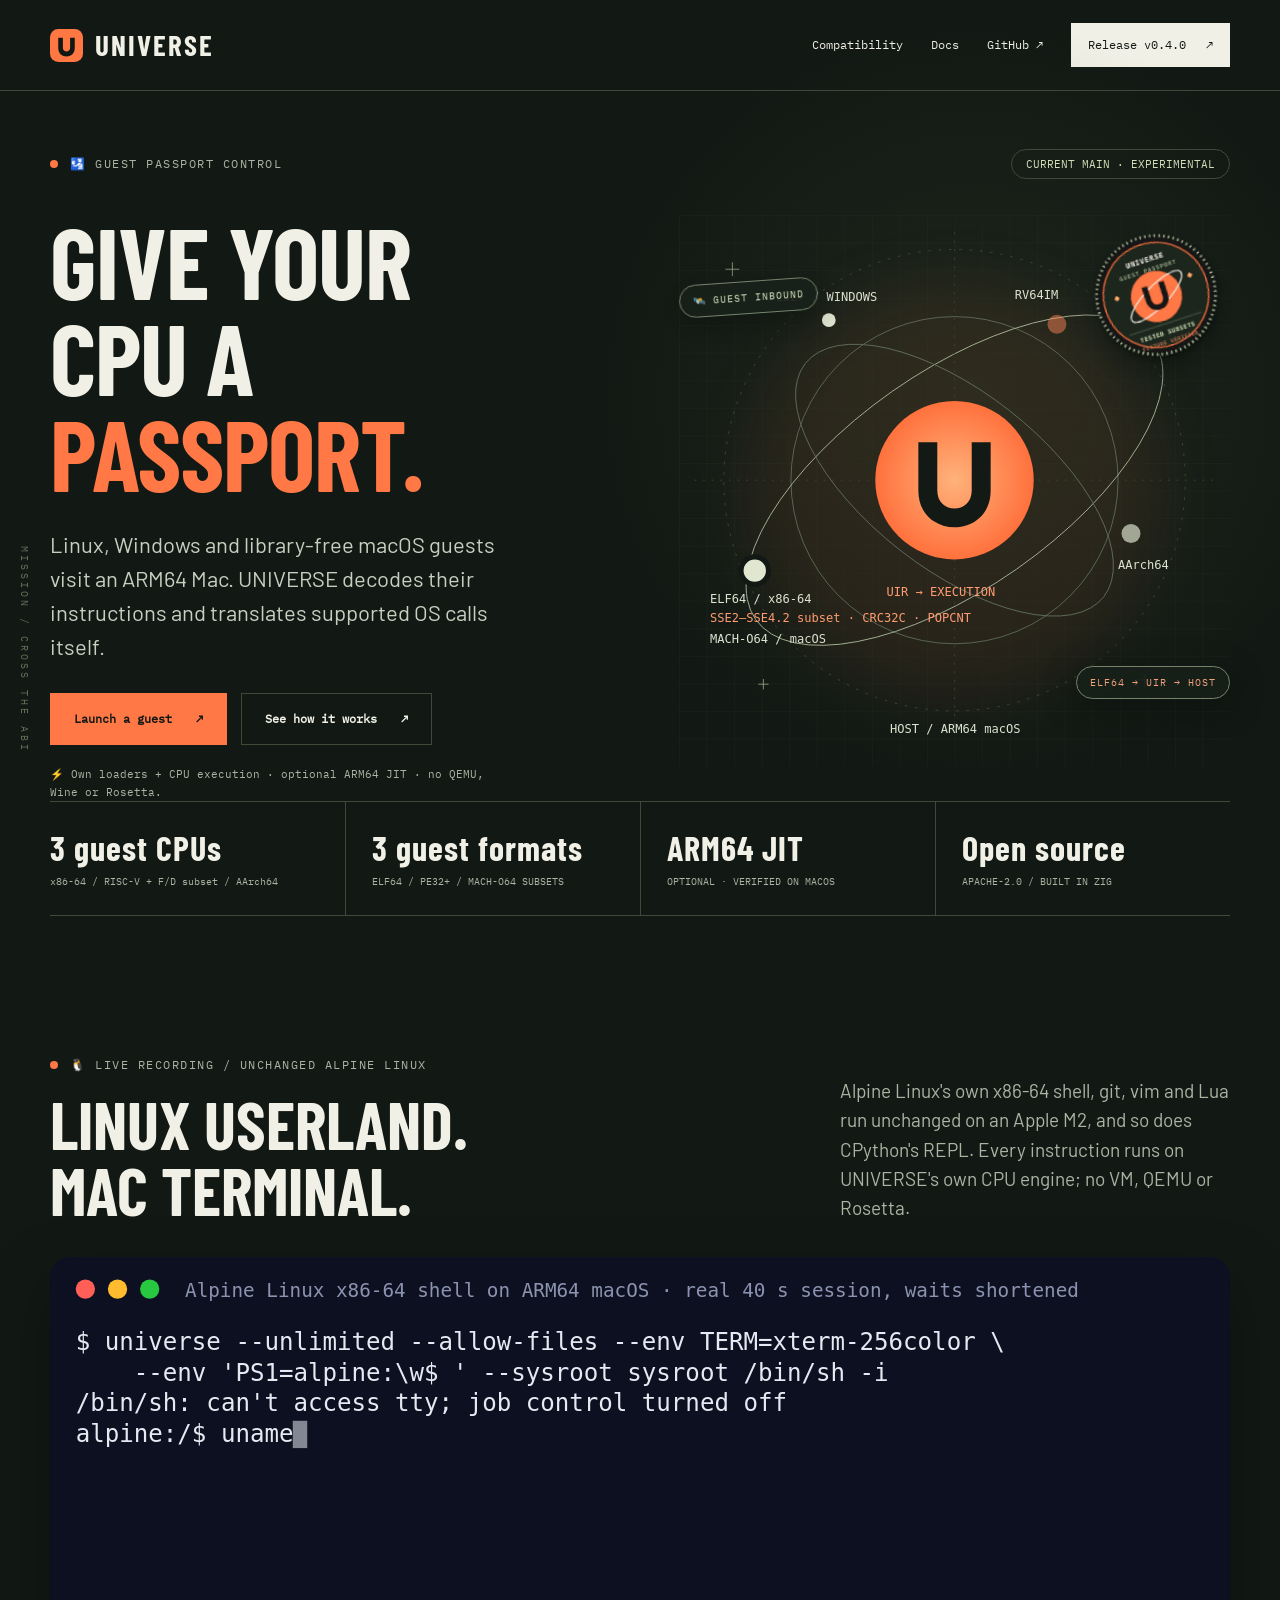
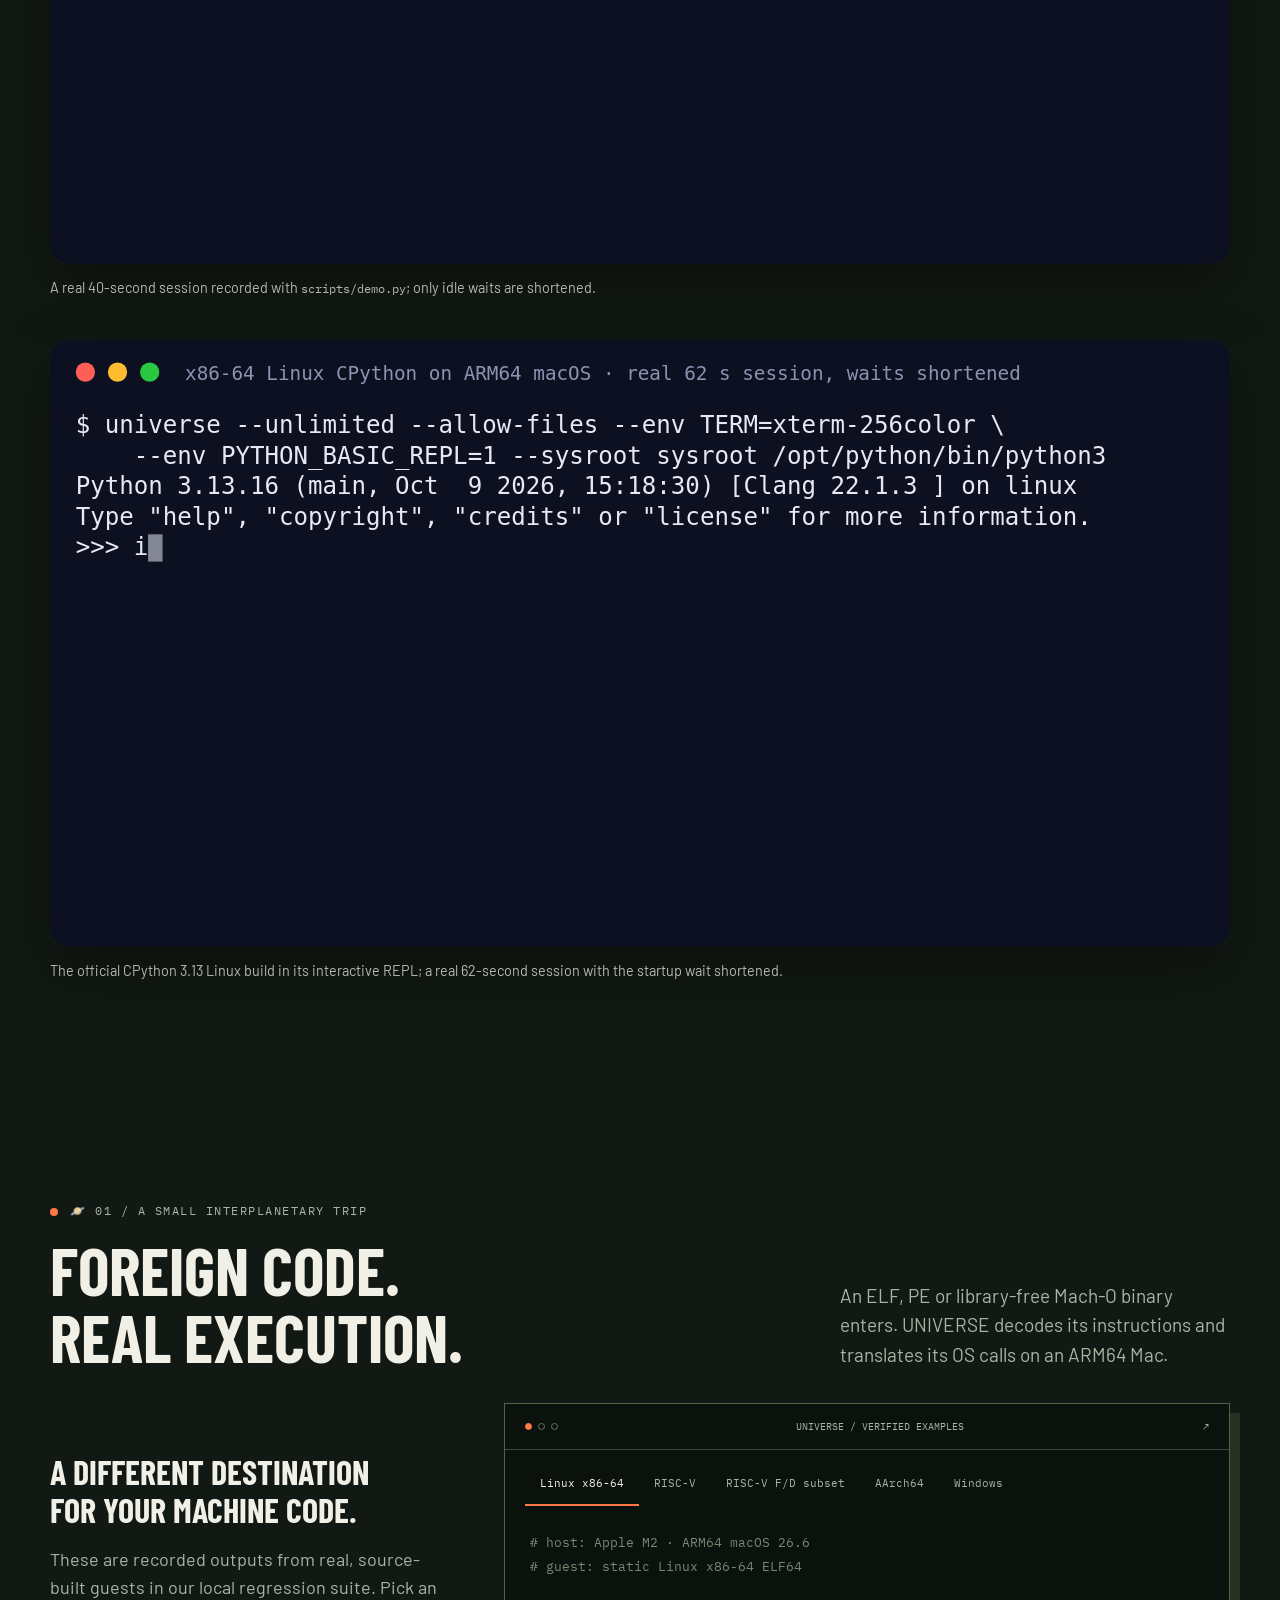
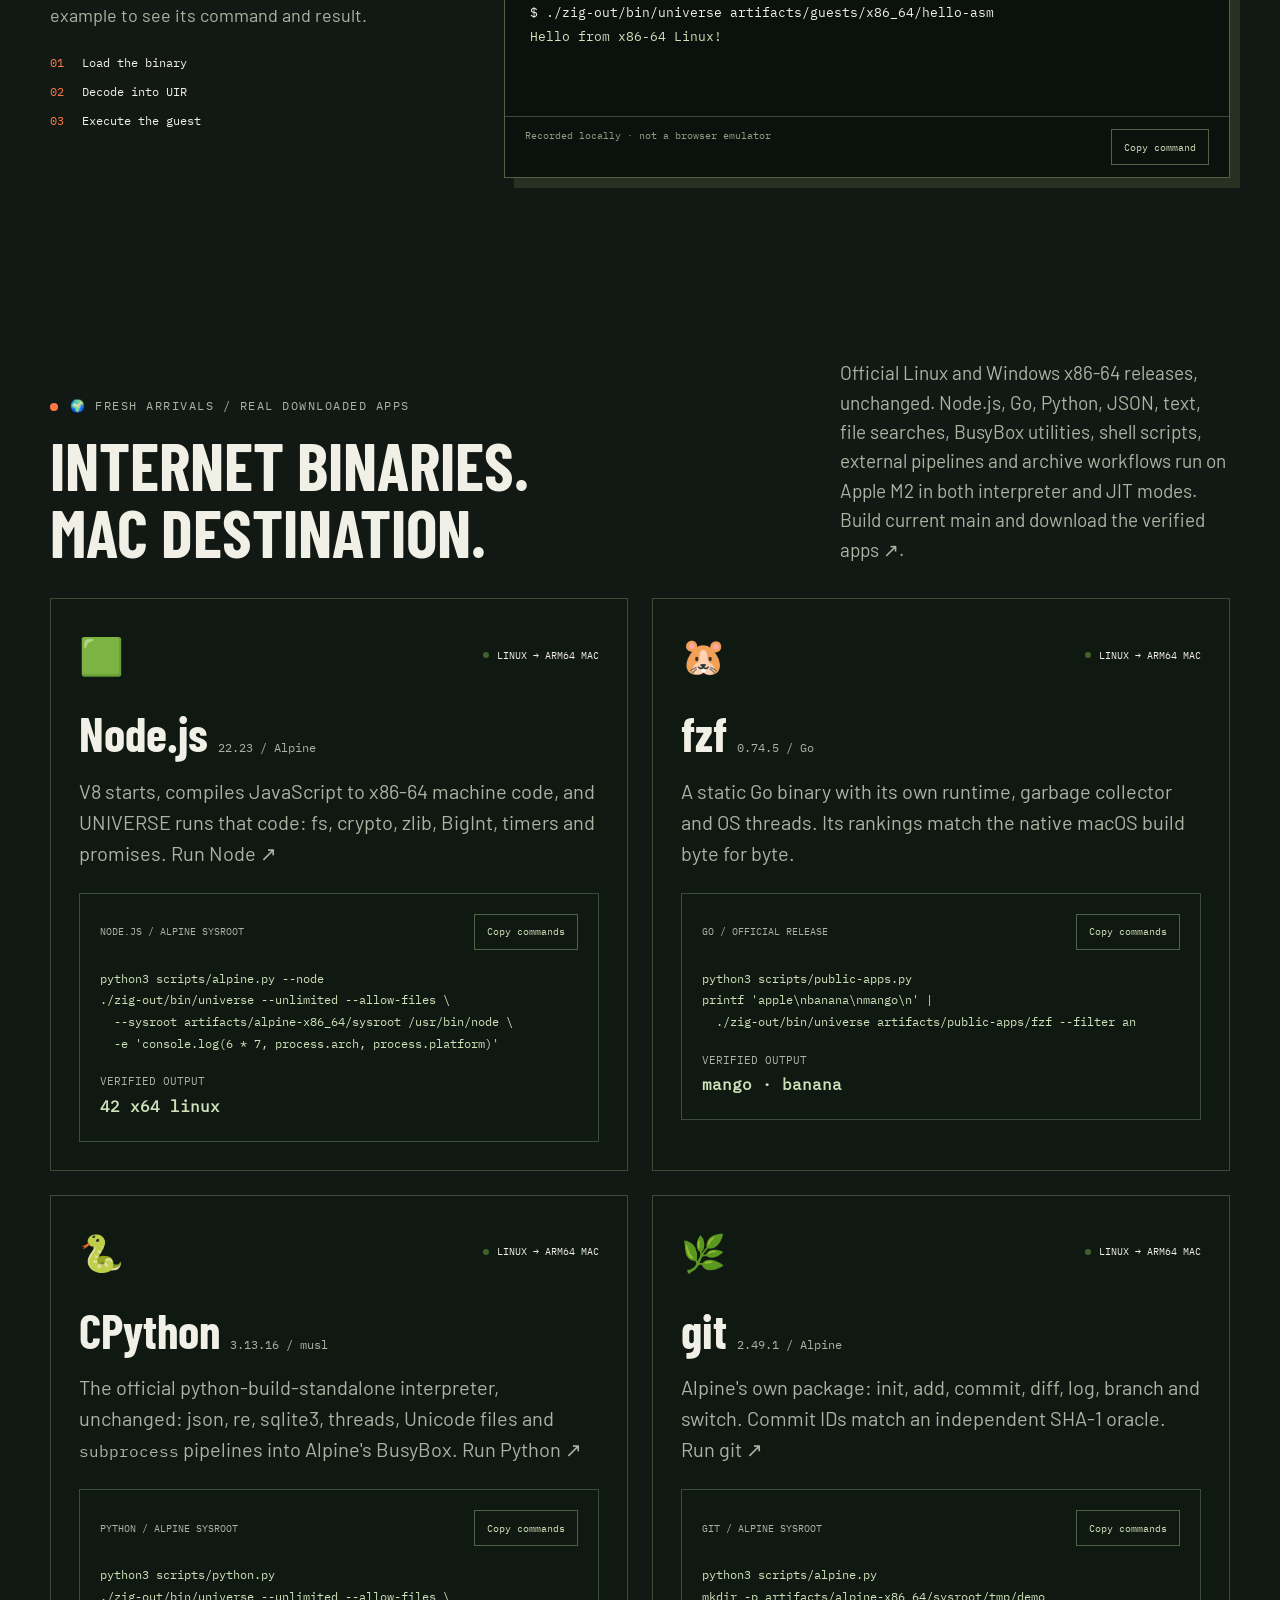
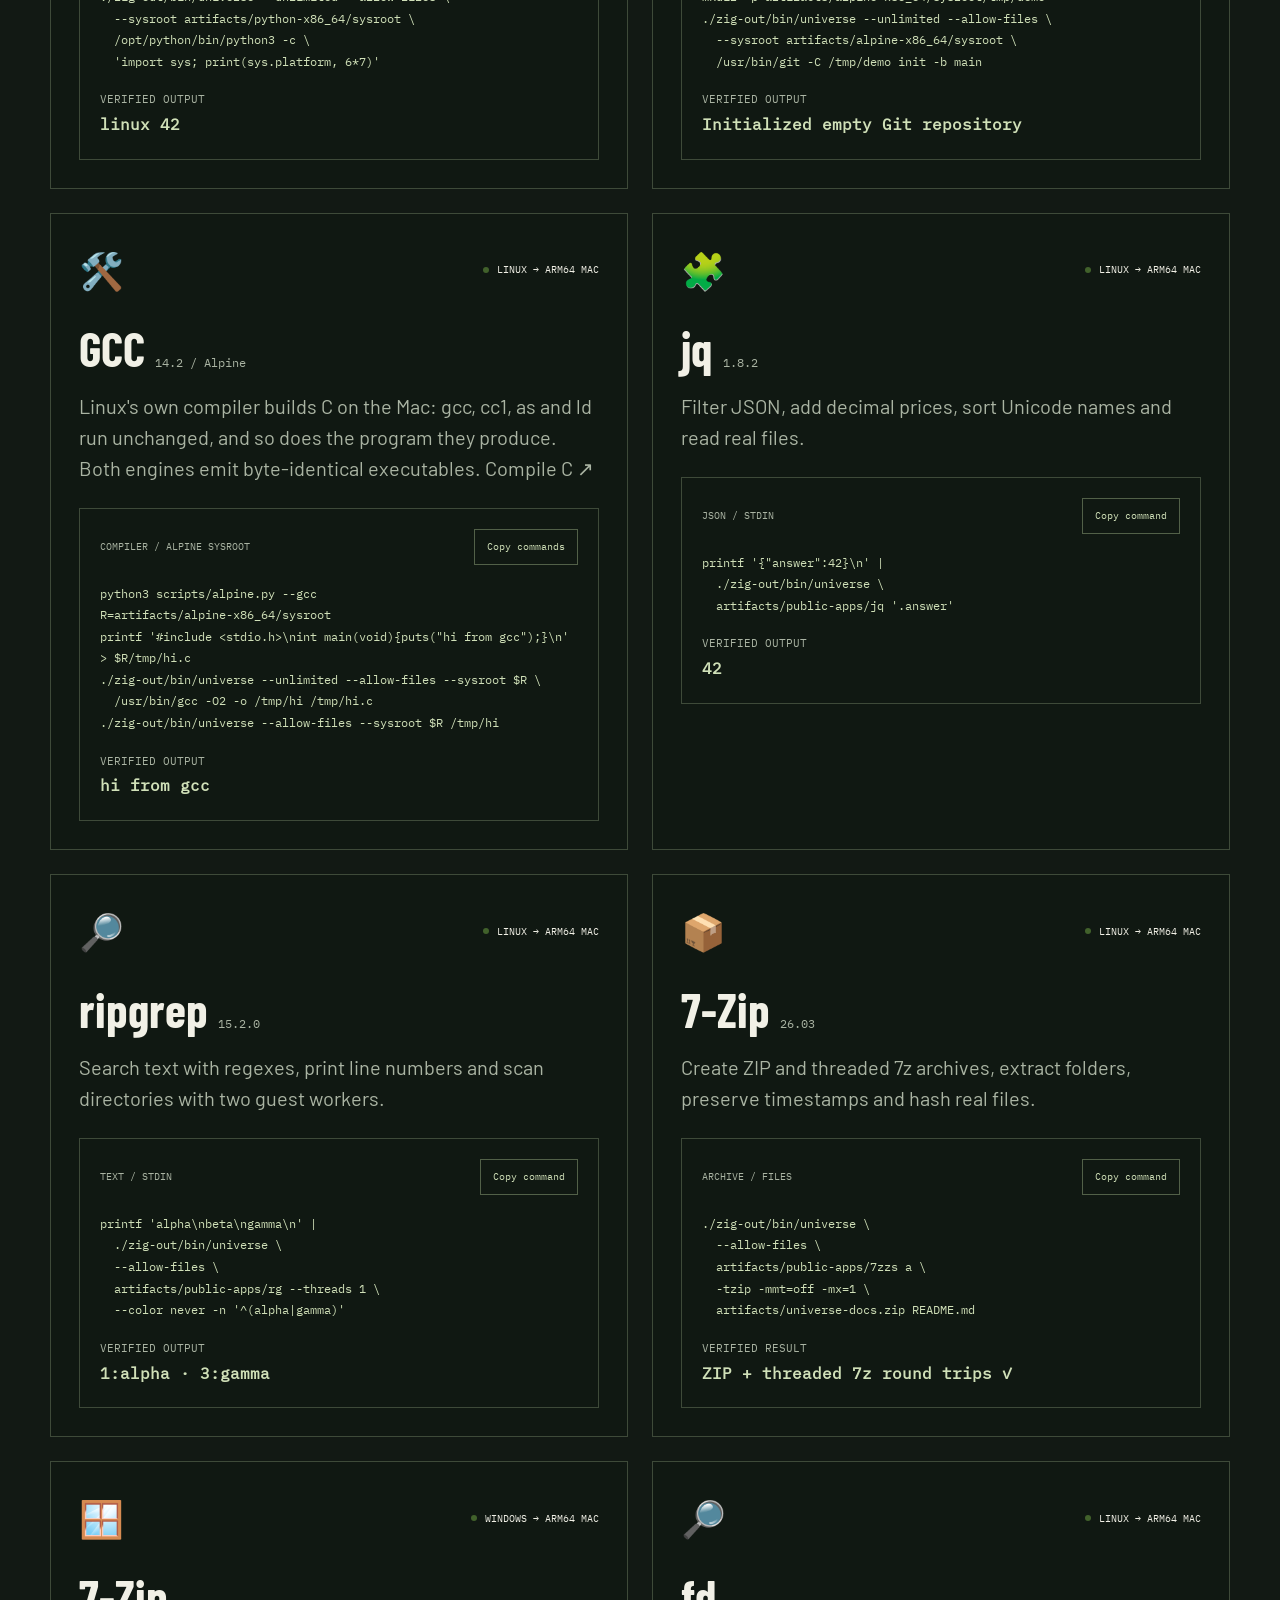
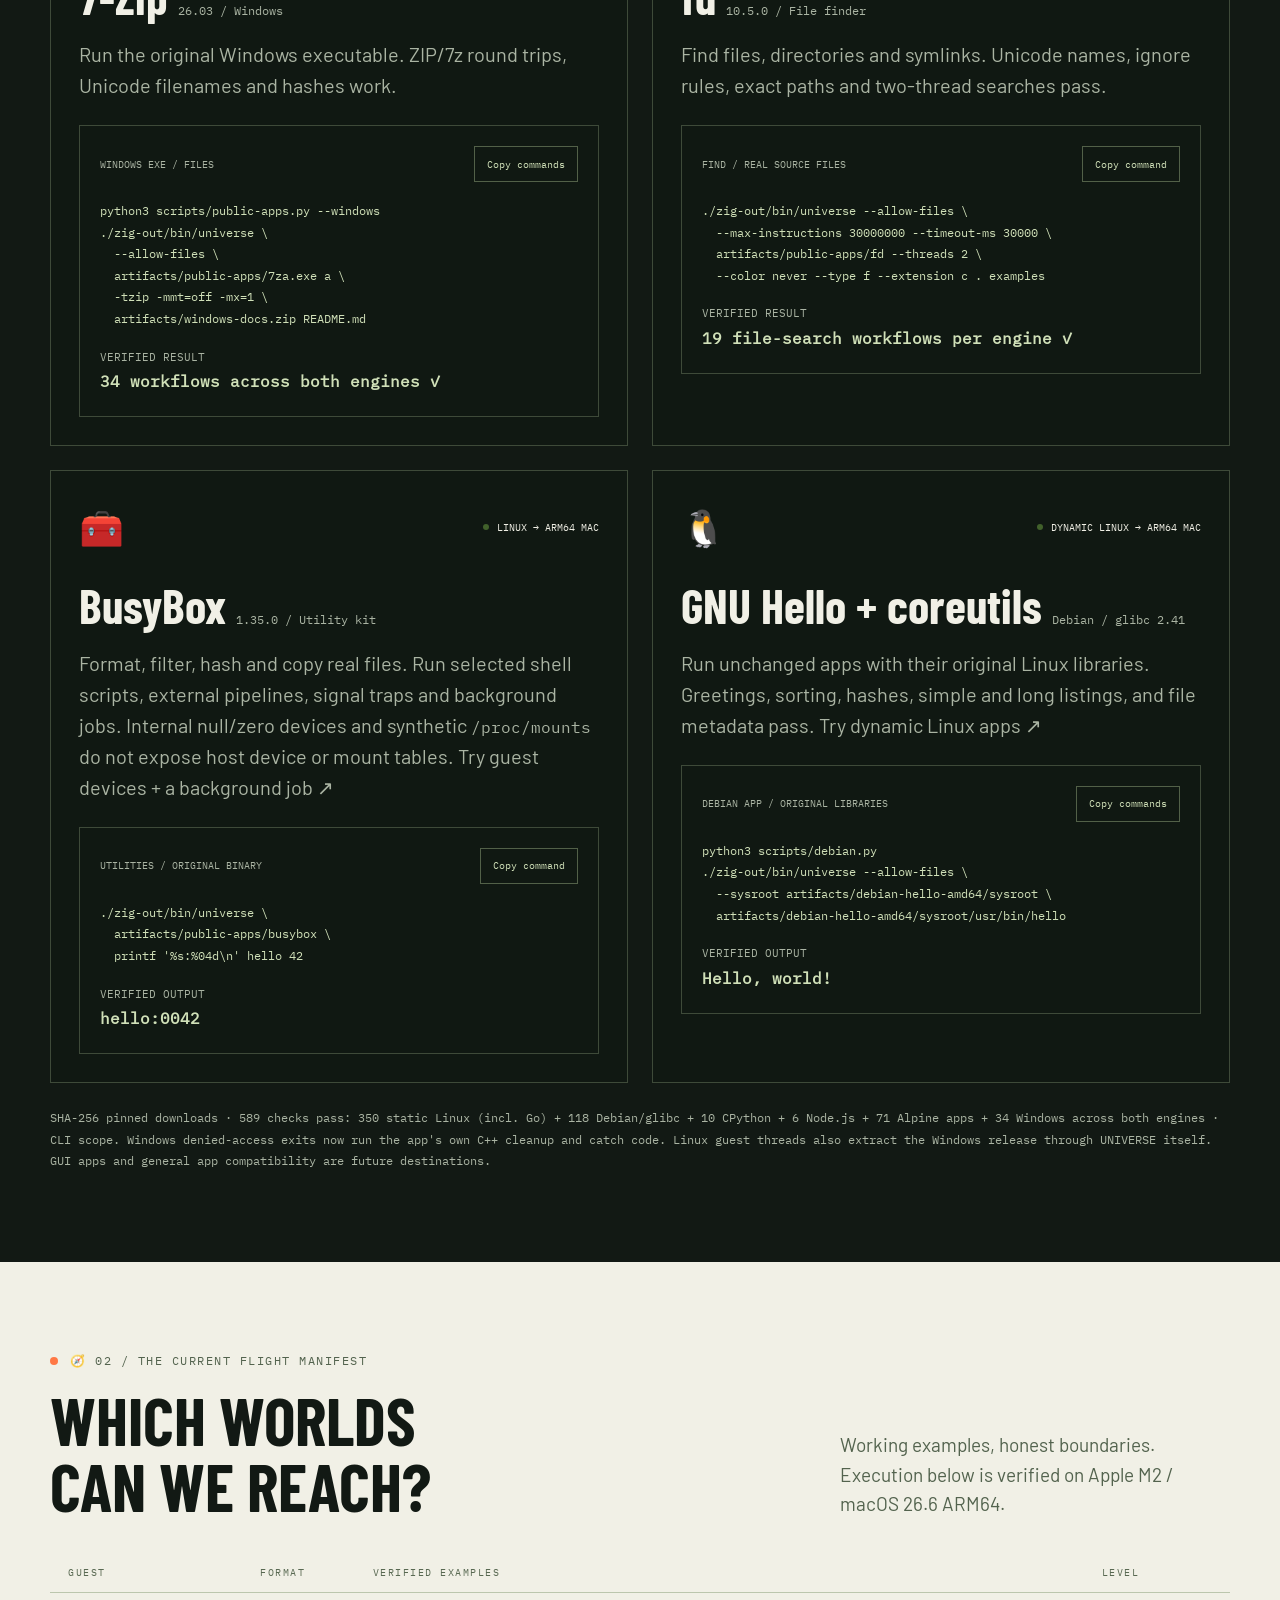
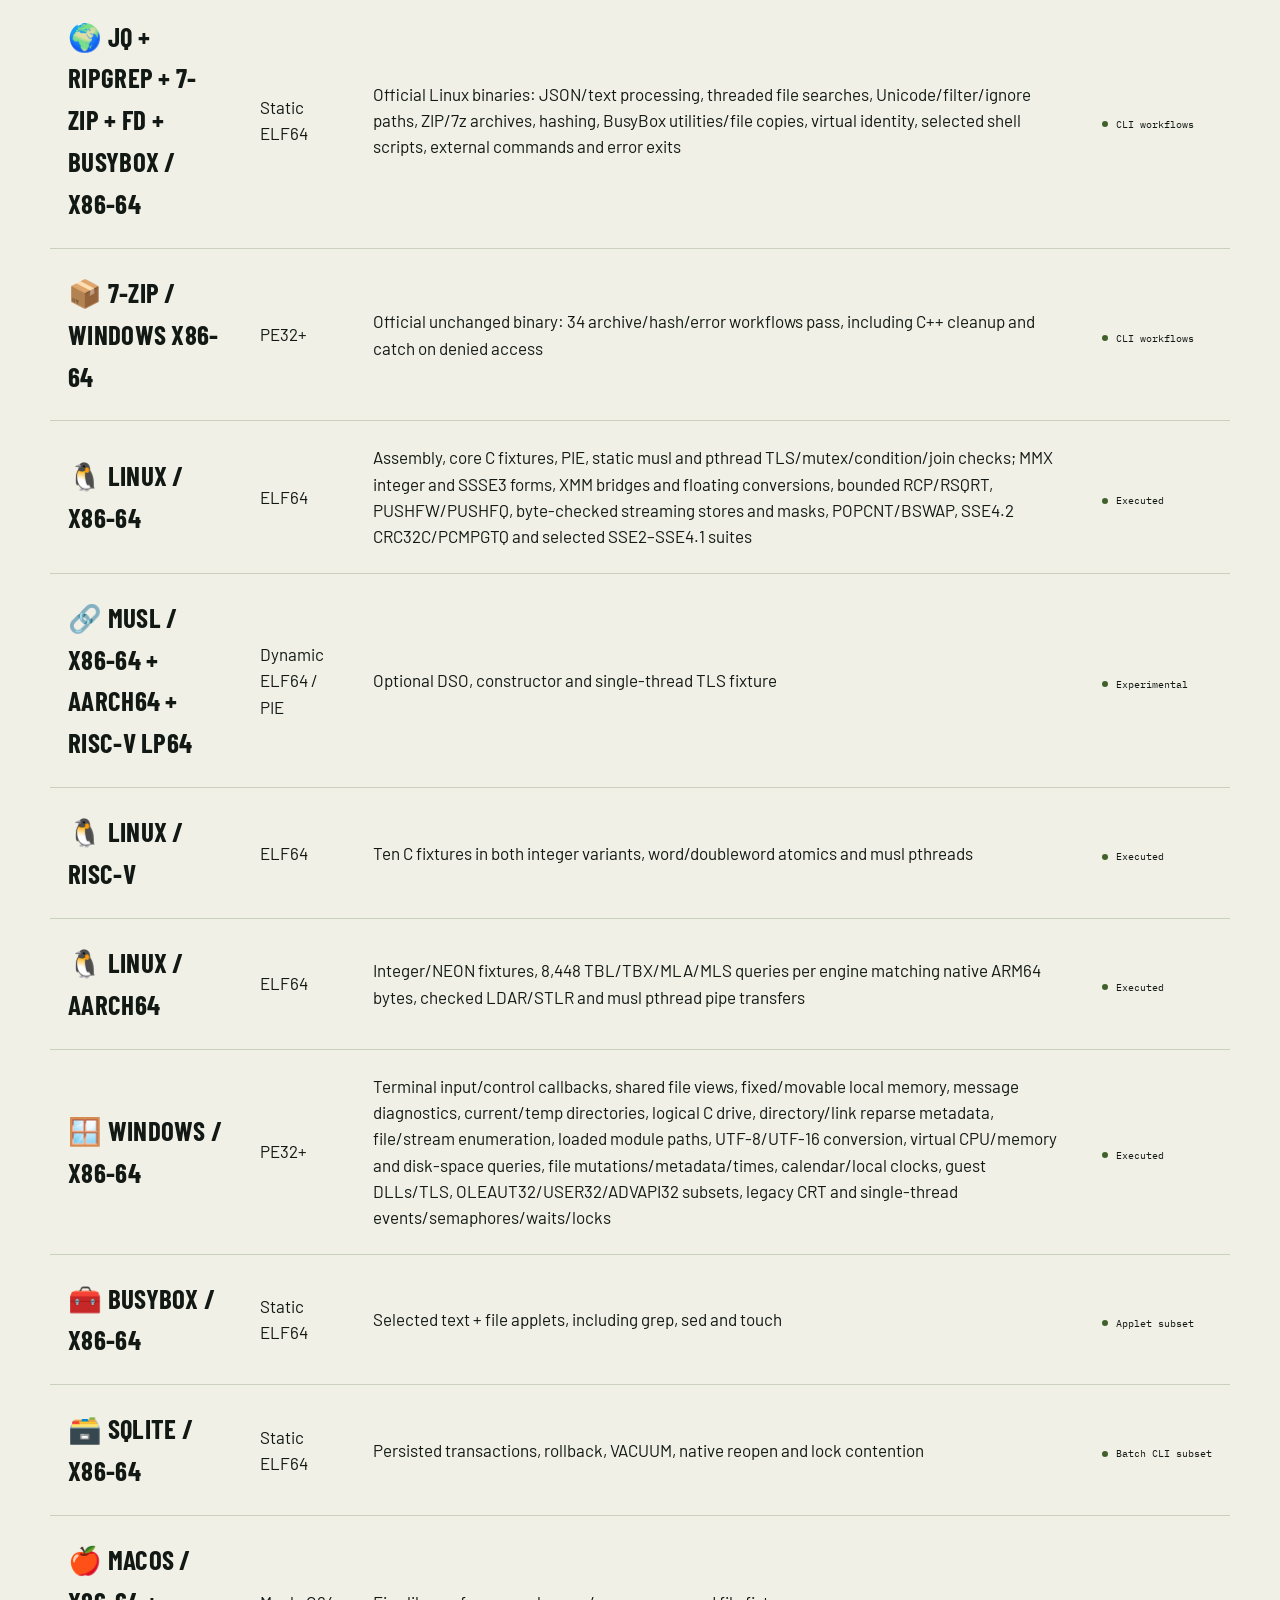
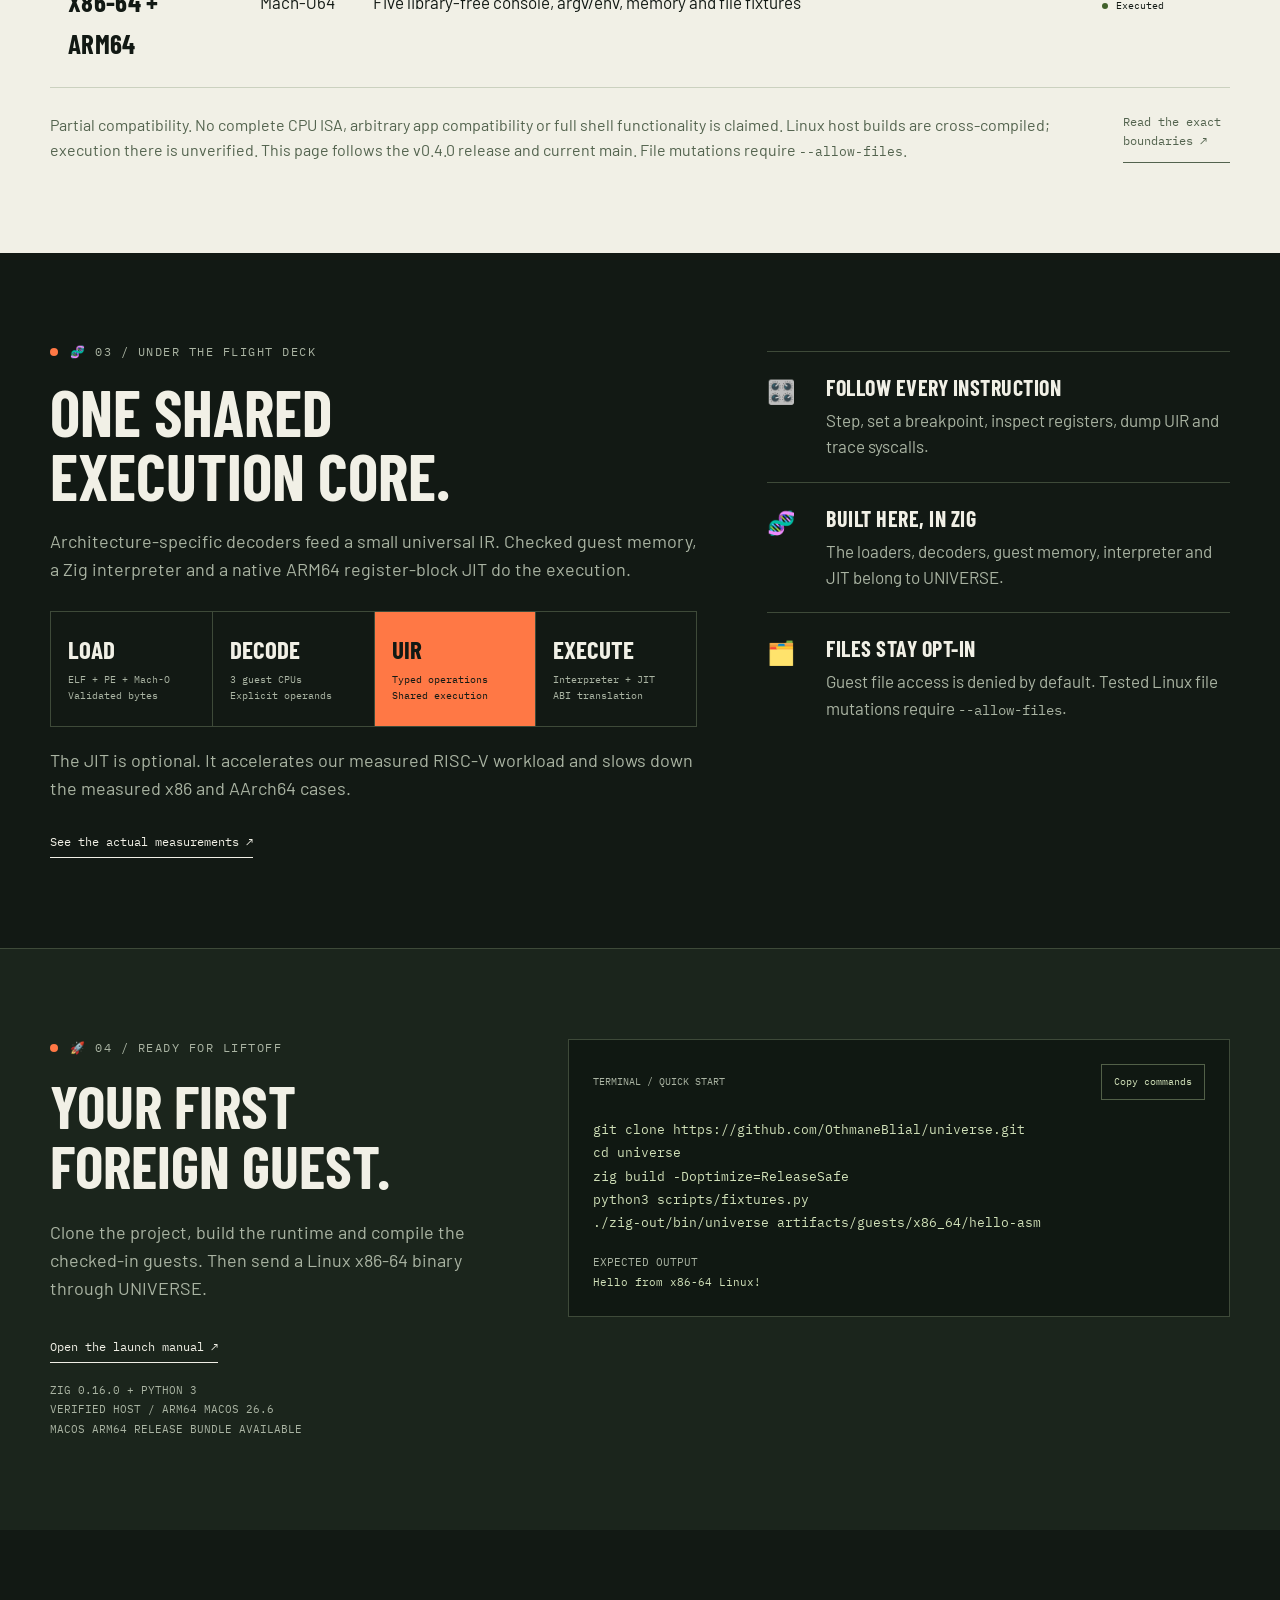
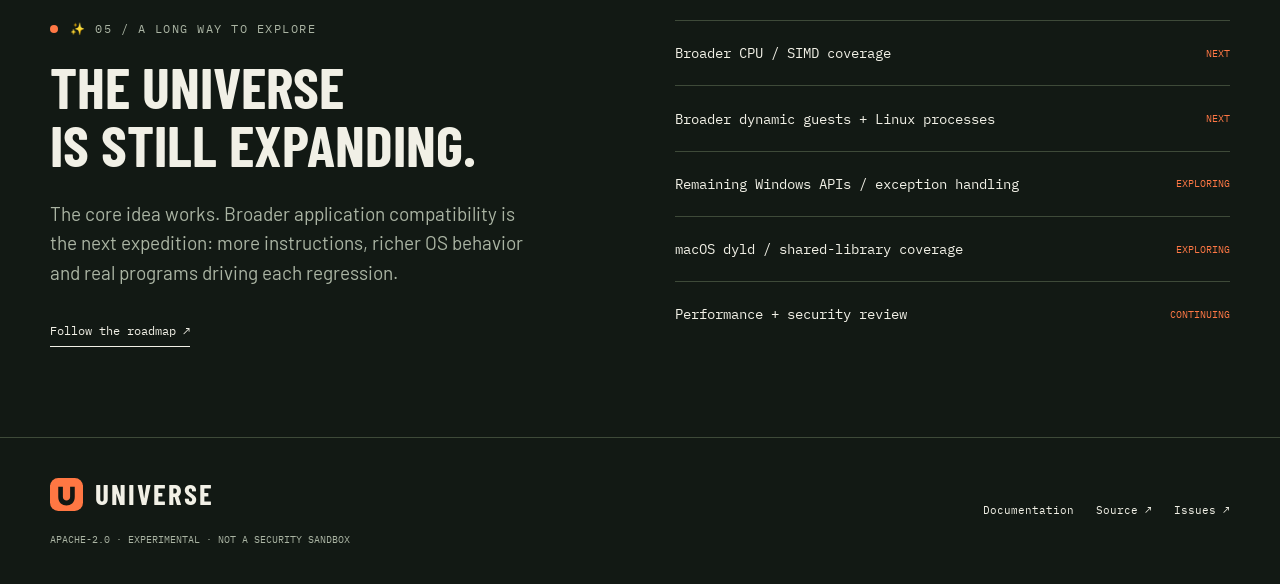
<file: site/index.html>
<!doctype html>
<html lang="en">
  <head>
    <meta charset="utf-8" />
    <meta name="viewport" content="width=device-width,initial-scale=1" />
    <title>UNIVERSE — Give your CPU a passport</title>
    <meta
      name="description"
      content="Linux, Windows and library-free macOS guest binaries visit an ARM64 Mac. UNIVERSE translates supported foreign machine code through its own Zig runtime."
    />
    <meta name="theme-color" content="#121914" />
    <link rel="canonical" href="https://othmaneblial.github.io/universe/" />
    <meta
      property="og:title"
      content="UNIVERSE — Give your CPU a passport."
    />
    <meta
      property="og:description"
      content="Foreign binaries. Real execution. One shared runtime written in Zig."
    />
    <meta property="og:type" content="website" />
    <meta
      property="og:url"
      content="https://othmaneblial.github.io/universe/"
    />
    <meta
      property="og:image"
      content="https://othmaneblial.github.io/universe/assets/banner.svg?v=guest-visa"
    />
    <link rel="icon" href="assets/icon.svg" type="image/svg+xml" />
    <link
      rel="preload"
      href="assets/fonts/display.ttf"
      as="font"
      type="font/ttf"
      crossorigin
    />
    <link rel="stylesheet" href="styles.css" />
    <script defer src="app.js"></script>
  </head>
  <body>
    <a class="skip" href="#main">Skip to content</a>
    <header class="site-nav">
      <nav class="wrap nav-inner" aria-label="Main navigation">
        <a class="brand" href="./" aria-label="UNIVERSE home"
          ><img
            src="assets/icon.svg"
            alt=""
            width="33"
            height="33"
          />UNIVERSE</a
        >
        <div class="nav-links">
          <a class="desktop" href="#compatibility">Compatibility</a
          ><a href="docs.html">Docs</a
          ><a class="desktop" href="https://github.com/OthmaneBlial/universe"
            >GitHub ↗</a
          ><a
            class="nav-cta"
            href="https://github.com/OthmaneBlial/universe/releases/tag/v0.4.0"
            >Release v0.4.0 <span aria-hidden="true">↗</span></a
          >
        </div>
      </nav>
    </header>
    <main id="main">
      <section class="hero wrap" aria-labelledby="hero-title">
        <div class="hero-topline">
          <span class="eyebrow">🛂 Guest passport control</span
          ><span class="version">CURRENT MAIN · EXPERIMENTAL</span>
        </div>
        <span class="coordinate" aria-hidden="true"
          >MISSION / CROSS THE ABI</span
        >
        <div class="hero-grid">
          <div class="hero-copy reveal">
            <h1 id="hero-title">
              Give your<br />CPU a<br /><em>passport.</em>
            </h1>
            <p>
              Linux, Windows and library-free macOS guests visit an ARM64 Mac.
              UNIVERSE decodes their instructions and translates supported OS
              calls itself.
            </p>
            <div class="hero-actions">
              <a class="button" href="#launch"
                >Launch a guest <span aria-hidden="true">↗</span></a
              ><a
                class="button secondary"
                href="https://github.com/OthmaneBlial/universe"
                >See how it works <span aria-hidden="true">↗</span></a
              >
            </div>
            <div class="hero-note">
              ⚡ Own loaders + CPU execution · optional ARM64 JIT · no QEMU,
              Wine or Rosetta.
            </div>
          </div>
          <figure class="hero-visual">
            <span class="orbit-chip orbit-chip-top" aria-hidden="true">🛰️ GUEST INBOUND</span>
            <img
              class="hero-art"
              src="assets/orbit.svg?v=guest-visa"
              width="640"
              height="640"
              alt="Linux x86-64 and RISC-V, AArch64, Windows PE32+ and macOS Mach-O guests orbit the UNIVERSE runtime. Verified host: ARM64 macOS."
            />
            <img
              class="passport-sticker"
              src="assets/passport-stamp.svg"
              width="260"
              height="260"
              alt=""
              aria-hidden="true"
            />
            <span class="orbit-chip orbit-chip-bottom" aria-hidden="true">ELF64 → UIR → HOST</span>
          </figure>
        </div>
        <div class="signal-strip" aria-label="Current verified capabilities">
          <div class="signal">
            <strong>3 guest CPUs</strong><span>x86-64 / RISC-V + F/D subset / AArch64</span>
          </div>
          <div class="signal">
            <strong>3 guest formats</strong
            ><span>ELF64 / PE32+ / MACH-O64 SUBSETS</span>
          </div>
          <div class="signal">
            <strong>ARM64 JIT</strong><span>OPTIONAL · VERIFIED ON MACOS</span>
          </div>
          <div class="signal">
            <strong>Open source</strong><span>APACHE-2.0 / BUILT IN ZIG</span>
          </div>
        </div>
      </section>
      <section class="section wrap" id="python" aria-labelledby="python-title">
        <div class="section-heading">
          <div>
            <span class="eyebrow">🐧 Live recording / Unchanged Alpine Linux</span>
            <h2 id="python-title">Linux userland.<br />Mac terminal.</h2>
          </div>
          <p>
            Alpine Linux's own x86-64 shell, git, vim and Lua run unchanged on
            an Apple M2, and so does CPython's REPL. Every instruction runs on
            UNIVERSE's own CPU engine; no VM, QEMU or Rosetta.
          </p>
        </div>
        <figure class="recording">
          <img src="assets/alpine-shell.svg" width="734" height="378" loading="lazy"
            alt="Recorded terminal: an Alpine Linux x86-64 shell under UNIVERSE reports Linux x86_64, runs git, vim and Lua, and lists /usr/bin" />
          <figcaption>A real 40-second session recorded with <code>scripts/demo.py</code>; only idle waits are shortened.</figcaption>
        </figure>
        <figure class="recording">
          <img src="assets/python-repl.svg" width="734" height="378" loading="lazy"
            alt="Recorded terminal: unchanged x86-64 Linux CPython 3.13 under UNIVERSE reports x86_64 and linux, sums squares and queries SQLite" />
          <figcaption>The official CPython 3.13 Linux build in its interactive REPL; a real 62-second session with the startup wait shortened.</figcaption>
        </figure>
      </section>
      <section class="section wrap" id="demo" aria-labelledby="demo-title">
        <div class="section-heading">
          <div>
            <span class="eyebrow">🪐 01 / A small interplanetary trip</span>
            <h2 id="demo-title">Foreign code.<br />Real execution.</h2>
          </div>
          <p>
            An ELF, PE or library-free Mach-O binary enters. UNIVERSE decodes its
            instructions and translates its OS calls on an ARM64 Mac.
          </p>
        </div>
        <div class="demo-layout">
          <div class="demo-caption">
            <h3>A different destination<br />for your machine code.</h3>
            <p>
              These are recorded outputs from real, source-built guests in our
              local regression suite. Pick an example to see its command and
              result.
            </p>
            <ol class="step-list">
              <li><span>01</span>Load the binary</li>
              <li><span>02</span>Decode into UIR</li>
              <li><span>03</span>Execute the guest</li>
            </ol>
          </div>
          <div class="terminal">
            <div class="terminal-top">
              <span class="lights" aria-hidden="true"
                ><i></i><i></i><i></i></span
              ><span>UNIVERSE / VERIFIED EXAMPLES</span
              ><span aria-hidden="true">↗</span>
            </div>
            <div
              class="demo-tabs"
              role="tablist"
              aria-label="Guest execution examples"
            >
              <button
                role="tab"
                id="tab-x86"
                aria-controls="demo-panel"
                aria-selected="true"
                data-demo="x86"
                tabindex="0"
              >
                Linux x86-64</button
              ><button
                role="tab"
                id="tab-rv"
                aria-controls="demo-panel"
                aria-selected="false"
                data-demo="rv"
                tabindex="-1"
              >
                RISC-V</button
              ><button
                role="tab"
                id="tab-rv-fp"
                aria-controls="demo-panel"
                aria-selected="false"
                data-demo="rv-fp"
                tabindex="-1"
              >
                RISC-V F/D subset</button
              ><button
                role="tab"
                id="tab-arm"
                aria-controls="demo-panel"
                aria-selected="false"
                data-demo="arm"
                tabindex="-1"
              >
                AArch64</button
              ><button
                role="tab"
                id="tab-win"
                aria-controls="demo-panel"
                aria-selected="false"
                data-demo="win"
                tabindex="-1"
              >
                Windows
              </button>
            </div>
            <div
              class="terminal-body"
              id="demo-panel"
              role="tabpanel"
              aria-labelledby="tab-x86"
              tabindex="0"
            >
              <pre><span class="comment"># host: Apple M2 · ARM64 macOS 26.6
# guest: static Linux x86-64 ELF64

</span><span class="command" id="demo-command">$ ./zig-out/bin/universe artifacts/guests/x86_64/hello-asm</span>
<span class="output" id="demo-output">Hello from x86-64 Linux!</span></pre>
            </div>
            <div class="terminal-footer">
              <span>Recorded locally · not a browser emulator</span
              ><button
                class="copy"
                id="copy-demo"
                data-copy-text="./zig-out/bin/universe artifacts/guests/x86_64/hello-asm"
              >
                Copy command
              </button>
            </div>
          </div>
        </div>
      </section>
      <section class="section wrap" id="apps" aria-labelledby="apps-title">
        <div class="section-heading">
          <div>
            <span class="eyebrow">🌍 Fresh arrivals / Real downloaded apps</span>
            <h2 id="apps-title">Internet binaries.<br />Mac destination.</h2>
          </div>
          <p>Official Linux and Windows x86-64 releases, unchanged. Node.js, Go, Python, JSON, text, file searches, BusyBox utilities, shell scripts, external pipelines and archive workflows
            run on Apple M2 in both interpreter and JIT modes. Build current
            main and <a href="docs.html#public-apps">download the verified apps ↗</a>.</p>
        </div>
        <div class="app-grid">
          <article class="app-card">
            <div class="app-heading"><span aria-hidden="true">🟩</span><span class="status">LINUX → ARM64 MAC</span></div>
            <h3>Node.js <small>22.23 / Alpine</small></h3>
            <p>V8 starts, compiles JavaScript to x86-64 machine code, and UNIVERSE runs that code: fs, crypto, zlib, BigInt, timers and promises. <a href="https://github.com/OthmaneBlial/universe/blob/main/docs/node-and-go.md">Run Node ↗</a></p>
            <div class="code-block">
              <div class="code-label"><span>NODE.JS / ALPINE SYSROOT</span><button class="copy" data-copy="app-node">Copy commands</button></div>
              <pre id="app-node"><code>python3 scripts/alpine.py --node
./zig-out/bin/universe --unlimited --allow-files \
  --sysroot artifacts/alpine-x86_64/sysroot /usr/bin/node \
  -e 'console.log(6 * 7, process.arch, process.platform)'</code></pre>
              <div class="launch-meta">VERIFIED OUTPUT <strong>42 x64 linux</strong></div>
            </div>
          </article>
          <article class="app-card">
            <div class="app-heading"><span aria-hidden="true">🐹</span><span class="status">LINUX → ARM64 MAC</span></div>
            <h3>fzf <small>0.74.5 / Go</small></h3>
            <p>A static Go binary with its own runtime, garbage collector and OS threads. Its rankings match the native macOS build byte for byte.</p>
            <div class="code-block">
              <div class="code-label"><span>GO / OFFICIAL RELEASE</span><button class="copy" data-copy="app-fzf">Copy commands</button></div>
              <pre id="app-fzf"><code>python3 scripts/public-apps.py
printf 'apple\nbanana\nmango\n' |
  ./zig-out/bin/universe artifacts/public-apps/fzf --filter an</code></pre>
              <div class="launch-meta">VERIFIED OUTPUT <strong>mango · banana</strong></div>
            </div>
          </article>
          <article class="app-card">
            <div class="app-heading"><span aria-hidden="true">🐍</span><span class="status">LINUX → ARM64 MAC</span></div>
            <h3>CPython <small>3.13.16 / musl</small></h3>
            <p>The official python-build-standalone interpreter, unchanged: json, re, sqlite3, threads, Unicode files and <code>subprocess</code> pipelines into Alpine's BusyBox. <a href="https://github.com/OthmaneBlial/universe/blob/main/docs/python.md">Run Python ↗</a></p>
            <div class="code-block">
              <div class="code-label"><span>PYTHON / ALPINE SYSROOT</span><button class="copy" data-copy="app-python">Copy commands</button></div>
              <pre id="app-python"><code>python3 scripts/python.py
./zig-out/bin/universe --unlimited --allow-files \
  --sysroot artifacts/python-x86_64/sysroot \
  /opt/python/bin/python3 -c \
  'import sys; print(sys.platform, 6*7)'</code></pre>
              <div class="launch-meta">VERIFIED OUTPUT <strong>linux 42</strong></div>
            </div>
          </article>
          <article class="app-card">
            <div class="app-heading"><span aria-hidden="true">🌿</span><span class="status">LINUX → ARM64 MAC</span></div>
            <h3>git <small>2.49.1 / Alpine</small></h3>
            <p>Alpine's own package: init, add, commit, diff, log, branch and switch. Commit IDs match an independent SHA-1 oracle. <a href="https://github.com/OthmaneBlial/universe/blob/main/docs/git.md">Run git ↗</a></p>
            <div class="code-block">
              <div class="code-label"><span>GIT / ALPINE SYSROOT</span><button class="copy" data-copy="app-git">Copy commands</button></div>
              <pre id="app-git"><code>python3 scripts/alpine.py
mkdir -p artifacts/alpine-x86_64/sysroot/tmp/demo
./zig-out/bin/universe --unlimited --allow-files \
  --sysroot artifacts/alpine-x86_64/sysroot \
  /usr/bin/git -C /tmp/demo init -b main</code></pre>
              <div class="launch-meta">VERIFIED OUTPUT <strong>Initialized empty Git repository</strong></div>
            </div>
          </article>
          <article class="app-card">
            <div class="app-heading"><span aria-hidden="true">🛠️</span><span class="status">LINUX → ARM64 MAC</span></div>
            <h3>GCC <small>14.2 / Alpine</small></h3>
            <p>Linux's own compiler builds C on the Mac: gcc, cc1, as and ld run unchanged, and so does the program they produce. Both engines emit byte-identical executables. <a href="https://github.com/OthmaneBlial/universe/blob/main/docs/git.md#gcc-compile-on-the-mac-with-linuxs-own-compiler">Compile C ↗</a></p>
            <div class="code-block">
              <div class="code-label"><span>COMPILER / ALPINE SYSROOT</span><button class="copy" data-copy="app-gcc">Copy commands</button></div>
              <pre id="app-gcc"><code>python3 scripts/alpine.py --gcc
R=artifacts/alpine-x86_64/sysroot
printf '#include &lt;stdio.h&gt;\nint main(void){puts("hi from gcc");}\n' &gt; $R/tmp/hi.c
./zig-out/bin/universe --unlimited --allow-files --sysroot $R \
  /usr/bin/gcc -O2 -o /tmp/hi /tmp/hi.c
./zig-out/bin/universe --allow-files --sysroot $R /tmp/hi</code></pre>
              <div class="launch-meta">VERIFIED OUTPUT <strong>hi from gcc</strong></div>
            </div>
          </article>
          <article class="app-card">
            <div class="app-heading"><span aria-hidden="true">🧩</span><span class="status">LINUX → ARM64 MAC</span></div>
            <h3>jq <small>1.8.2</small></h3>
            <p>Filter JSON, add decimal prices, sort Unicode names and read real files.</p>
            <div class="code-block">
              <div class="code-label"><span>JSON / STDIN</span><button class="copy" data-copy="app-jq">Copy command</button></div>
              <pre id="app-jq"><code>printf '{"answer":42}\n' |
  ./zig-out/bin/universe \
  artifacts/public-apps/jq '.answer'</code></pre>
              <div class="launch-meta">VERIFIED OUTPUT <strong>42</strong></div>
            </div>
          </article>
          <article class="app-card">
            <div class="app-heading"><span aria-hidden="true">🔎</span><span class="status">LINUX → ARM64 MAC</span></div>
            <h3>ripgrep <small>15.2.0</small></h3>
            <p>Search text with regexes, print line numbers and scan directories with two guest workers.</p>
            <div class="code-block">
              <div class="code-label"><span>TEXT / STDIN</span><button class="copy" data-copy="app-rg">Copy command</button></div>
              <pre id="app-rg"><code>printf 'alpha\nbeta\ngamma\n' |
  ./zig-out/bin/universe \
  --allow-files \
  artifacts/public-apps/rg --threads 1 \
  --color never -n '^(alpha|gamma)'</code></pre>
              <div class="launch-meta">VERIFIED OUTPUT <strong>1:alpha · 3:gamma</strong></div>
            </div>
          </article>
          <article class="app-card">
            <div class="app-heading"><span aria-hidden="true">📦</span><span class="status">LINUX → ARM64 MAC</span></div>
            <h3>7-Zip <small>26.03</small></h3>
            <p>Create ZIP and threaded 7z archives, extract folders, preserve timestamps and hash real files.</p>
            <div class="code-block">
              <div class="code-label"><span>ARCHIVE / FILES</span><button class="copy" data-copy="app-7zip">Copy command</button></div>
              <pre id="app-7zip"><code>./zig-out/bin/universe \
  --allow-files \
  artifacts/public-apps/7zzs a \
  -tzip -mmt=off -mx=1 \
  artifacts/universe-docs.zip README.md</code></pre>
              <div class="launch-meta">VERIFIED RESULT <strong>ZIP + threaded 7z round trips ✓</strong></div>
            </div>
          </article>
          <article class="app-card">
            <div class="app-heading"><span aria-hidden="true">🪟</span><span class="status">WINDOWS → ARM64 MAC</span></div>
            <h3>7-Zip <small>26.03 / Windows</small></h3>
            <p>Run the original Windows executable. ZIP/7z round trips, Unicode filenames and hashes work.</p>
            <div class="code-block">
              <div class="code-label"><span>WINDOWS EXE / FILES</span><button class="copy" data-copy="app-7zip-windows">Copy commands</button></div>
              <pre id="app-7zip-windows"><code>python3 scripts/public-apps.py --windows
./zig-out/bin/universe \
  --allow-files \
  artifacts/public-apps/7za.exe a \
  -tzip -mmt=off -mx=1 \
  artifacts/windows-docs.zip README.md</code></pre>
              <div class="launch-meta">VERIFIED RESULT <strong>34 workflows across both engines ✓</strong></div>
            </div>
          </article>
          <article class="app-card">
            <div class="app-heading"><span aria-hidden="true">🔎</span><span class="status">LINUX → ARM64 MAC</span></div>
            <h3>fd <small>10.5.0 / File finder</small></h3>
            <p>Find files, directories and symlinks. Unicode names, ignore rules, exact paths and two-thread searches pass.</p>
            <div class="code-block">
              <div class="code-label"><span>FIND / REAL SOURCE FILES</span><button class="copy" data-copy="app-fd">Copy command</button></div>
              <pre id="app-fd"><code>./zig-out/bin/universe --allow-files \
  --max-instructions 30000000 --timeout-ms 30000 \
  artifacts/public-apps/fd --threads 2 \
  --color never --type f --extension c . examples</code></pre>
              <div class="launch-meta">VERIFIED RESULT <strong>19 file-search workflows per engine ✓</strong></div>
            </div>
          </article>
          <article class="app-card">
            <div class="app-heading"><span aria-hidden="true">🧰</span><span class="status">LINUX → ARM64 MAC</span></div>
            <h3>BusyBox <small>1.35.0 / Utility kit</small></h3>
            <p>Format, filter, hash and copy real files. Run selected shell scripts, external pipelines, signal traps and background jobs. Internal null/zero devices and synthetic <code>/proc/mounts</code> do not expose host device or mount tables. <a href="docs.html#docs-devices">Try guest devices + a background job ↗</a></p>
            <div class="code-block">
              <div class="code-label"><span>UTILITIES / ORIGINAL BINARY</span><button class="copy" data-copy="app-busybox">Copy command</button></div>
              <pre id="app-busybox"><code>./zig-out/bin/universe \
  artifacts/public-apps/busybox \
  printf '%s:%04d\n' hello 42</code></pre>
              <div class="launch-meta">VERIFIED OUTPUT <strong>hello:0042</strong></div>
            </div>
          </article>
          <article class="app-card">
            <div class="app-heading"><span aria-hidden="true">🐧</span><span class="status">DYNAMIC LINUX → ARM64 MAC</span></div>
            <h3>GNU Hello + coreutils <small>Debian / glibc 2.41</small></h3>
            <p>Run unchanged apps with their original Linux libraries. Greetings, sorting, hashes, simple and long listings, and file metadata pass. <a href="docs.html#docs-glibc">Try dynamic Linux apps ↗</a></p>
            <div class="code-block">
              <div class="code-label"><span>DEBIAN APP / ORIGINAL LIBRARIES</span><button class="copy" data-copy="app-hello">Copy commands</button></div>
              <pre id="app-hello"><code>python3 scripts/debian.py
./zig-out/bin/universe --allow-files \
  --sysroot artifacts/debian-hello-amd64/sysroot \
  artifacts/debian-hello-amd64/sysroot/usr/bin/hello</code></pre>
              <div class="launch-meta">VERIFIED OUTPUT <strong>Hello, world!</strong></div>
            </div>
          </article>
        </div>
        <p class="apps-note">SHA-256 pinned downloads · 589 checks pass: 350 static Linux (incl. Go) + 118 Debian/glibc + 10 CPython + 6 Node.js + 71 Alpine apps + 34 Windows across both engines · CLI scope.
          Windows denied-access exits now run the app's own C++ cleanup and catch code.
          Linux guest threads also extract the Windows release through UNIVERSE itself.
          GUI apps and general app compatibility are future destinations.</p>
      </section>
      <section
        class="section light-section"
        id="compatibility"
        aria-labelledby="compat-title"
      >
        <div class="wrap">
          <div class="section-heading">
            <div>
              <span class="eyebrow">🧭 02 / The current flight manifest</span>
              <h2 id="compat-title">Which worlds<br />can we reach?</h2>
            </div>
            <p>
              Working examples, honest boundaries. Execution below is verified
              on Apple M2 / macOS 26.6 ARM64.
            </p>
          </div>
          <table class="compat-table">
            <thead>
              <tr>
                <th scope="col">Guest</th>
                <th scope="col">Format</th>
                <th scope="col">Verified examples</th>
                <th scope="col">Level</th>
              </tr>
            </thead>
            <tbody>
              <tr>
                <td>🌍 jq + ripgrep + 7-Zip + fd + BusyBox / x86-64</td>
                <td>Static ELF64</td>
                <td>Official Linux binaries: JSON/text processing, threaded file searches, Unicode/filter/ignore paths, ZIP/7z archives, hashing, BusyBox utilities/file copies, virtual identity, selected shell scripts, external commands and error exits</td>
                <td><span class="status">CLI workflows</span></td>
              </tr>
              <tr>
                <td>📦 7-Zip / Windows x86-64</td>
                <td>PE32+</td>
                <td>Official unchanged binary: 34 archive/hash/error workflows pass, including C++ cleanup and catch on denied access</td>
                <td><span class="status">CLI workflows</span></td>
              </tr>
              <tr>
                <td>🐧 Linux / x86-64</td>
                <td>ELF64</td>
                <td>Assembly, core C fixtures, PIE, static musl and pthread TLS/mutex/condition/join checks; MMX integer and SSSE3 forms, XMM bridges and floating conversions, bounded RCP/RSQRT, PUSHFW/PUSHFQ, byte-checked streaming stores and masks, POPCNT/BSWAP, SSE4.2 CRC32C/PCMPGTQ and selected SSE2–SSE4.1 suites</td>
                <td><span class="status">Executed</span></td>
              </tr>
              <tr>
                <td>🔗 musl / x86-64 + AArch64 + RISC-V LP64</td>
                <td>Dynamic ELF64 / PIE</td>
                <td>Optional DSO, constructor and single-thread TLS fixture</td>
                <td><span class="status">Experimental</span></td>
              </tr>
              <tr>
                <td>🐧 Linux / RISC-V</td>
                <td>ELF64</td>
                <td>Ten C fixtures in both integer variants, word/doubleword atomics and musl pthreads</td>
                <td><span class="status">Executed</span></td>
              </tr>
              <tr>
                <td>🐧 Linux / AArch64</td>
                <td>ELF64</td>
                <td>Integer/NEON fixtures, 8,448 TBL/TBX/MLA/MLS queries per engine matching native ARM64 bytes, checked LDAR/STLR and musl pthread pipe transfers</td>
                <td><span class="status">Executed</span></td>
              </tr>
              <tr>
                <td>🪟 Windows / x86-64</td>
                <td>PE32+</td>
                <td>Terminal input/control callbacks, shared file views, fixed/movable local memory, message diagnostics, current/temp directories, logical C drive, directory/link reparse metadata, file/stream enumeration, loaded module paths, UTF-8/UTF-16 conversion, virtual CPU/memory and disk-space queries, file mutations/metadata/times, calendar/local clocks, guest DLLs/TLS, OLEAUT32/USER32/ADVAPI32 subsets, legacy CRT and single-thread events/semaphores/waits/locks</td>
                <td><span class="status">Executed</span></td>
              </tr>
              <tr>
                <td>🧰 BusyBox / x86-64</td>
                <td>Static ELF64</td>
                <td>Selected text + file applets, including grep, sed and touch</td>
                <td><span class="status">Applet subset</span></td>
              </tr>
              <tr>
                <td>🗃️ SQLite / x86-64</td>
                <td>Static ELF64</td>
                <td>Persisted transactions, rollback, VACUUM, native reopen and lock contention</td>
                <td><span class="status">Batch CLI subset</span></td>
              </tr>
              <tr>
                <td>🍎 macOS / x86-64 + ARM64</td>
                <td>Mach-O64</td>
                <td>Five library-free console, argv/env, memory and file fixtures</td>
                <td><span class="status">Executed</span></td>
              </tr>
            </tbody>
          </table>
          <div class="table-note">
            <p>
              Partial compatibility. No complete CPU ISA, arbitrary app
              compatibility or full shell functionality is claimed. Linux host builds are
              cross-compiled; execution there is unverified. This page follows
              the v0.4.0 release and current main. File mutations
              require <code>--allow-files</code>.
            </p>
            <a class="text-link" href="docs.html#compatibility"
              >Read the exact boundaries ↗</a
            >
          </div>
        </div>
      </section>
      <section class="section wrap" id="engine" aria-labelledby="engine-title">
        <div class="engine-grid">
          <div class="engine-text">
            <span class="eyebrow">🧬 03 / Under the flight deck</span>
            <h2 id="engine-title">
              One shared<br />execution core.
            </h2>
            <p>
              Architecture-specific decoders feed a small universal IR. Checked
              guest memory, a Zig interpreter and a native ARM64 register-block
              JIT do the execution.
            </p>
            <div class="pipeline" aria-label="Execution pipeline">
              <div>
                <b>LOAD</b><small>ELF + PE + Mach-O<br />Validated bytes</small>
              </div>
              <div>
                <b>DECODE</b><small>3 guest CPUs<br />Explicit operands</small>
              </div>
              <div class="core">
                <b>UIR</b><small>Typed operations<br />Shared execution</small>
              </div>
              <div>
                <b>EXECUTE</b
                ><small>Interpreter + JIT<br />ABI translation</small>
              </div>
            </div>
            <p>
              The JIT is optional. It accelerates our measured RISC-V workload
              and slows down the measured x86 and AArch64 cases.
            </p>
            <a
              class="text-link"
              href="https://github.com/OthmaneBlial/universe/blob/main/benchmarks/results.md"
              >See the actual measurements ↗</a
            >
          </div>
          <div class="feature-lines">
            <div>
              <span aria-hidden="true">🎛️</span>
              <div>
                <h3>Follow every instruction</h3>
                <p>
                  Step, set a breakpoint, inspect registers, dump UIR and trace
                  syscalls.
                </p>
              </div>
            </div>
            <div>
              <span aria-hidden="true">🧬</span>
              <div>
                <h3>Built here, in Zig</h3>
                <p>
                  The loaders, decoders, guest memory, interpreter and JIT
                  belong to UNIVERSE.
                </p>
              </div>
            </div>
            <div>
              <span aria-hidden="true">🗂️</span>
              <div>
                <h3>Files stay opt-in</h3>
                <p>
                  Guest file access is denied by default. Tested Linux file
                  mutations require <code>--allow-files</code>.
                </p>
              </div>
            </div>
          </div>
        </div>
      </section>
      <section
        class="section launch-section"
        id="launch"
        aria-labelledby="launch-title"
      >
        <div class="wrap launch-grid">
          <div>
            <span class="eyebrow">🚀 04 / Ready for liftoff</span>
            <h2 id="launch-title">Your first<br />foreign guest.</h2>
            <p>
              Clone the project, build the runtime and compile the checked-in
              guests. Then send a Linux x86-64 binary through UNIVERSE.
            </p>
            <a class="text-link" href="docs.html#quickstart"
              >Open the launch manual ↗</a
            >
            <div class="launch-meta">
              ZIG 0.16.0 + PYTHON 3<br />VERIFIED HOST / ARM64 MACOS 26.6<br />MACOS
              ARM64 RELEASE BUNDLE AVAILABLE
            </div>
          </div>
          <div class="code-block">
            <div class="code-label">
              <span>TERMINAL / QUICK START</span
              ><button class="copy" data-copy="quickstart">
                Copy commands
              </button>
            </div>
            <pre
              id="quickstart"
            ><code>git clone https://github.com/OthmaneBlial/universe.git
cd universe
zig build -Doptimize=ReleaseSafe
python3 scripts/fixtures.py
./zig-out/bin/universe artifacts/guests/x86_64/hello-asm</code></pre>
            <div class="launch-meta">
              EXPECTED OUTPUT<br /><span style="color: var(--mint)"
                >Hello from x86-64 Linux!</span
              >
            </div>
          </div>
        </div>
      </section>
      <section class="section wrap" aria-labelledby="future-title">
        <div class="roadmap">
          <div>
            <span class="eyebrow">✨ 05 / A long way to explore</span>
            <h2 id="future-title">The universe<br />is still expanding.</h2>
            <p>
              The core idea works. Broader application compatibility is the next
              expedition: more instructions, richer OS behavior and real
              programs driving each regression.
            </p>
            <div style="margin-top: 25px">
              <a
                class="text-link"
                href="https://github.com/OthmaneBlial/universe/blob/main/docs/roadmap.md"
                >Follow the roadmap ↗</a
              >
            </div>
          </div>
          <div class="roadmap-list">
            <div class="roadmap-item">
              <span>Broader CPU / SIMD coverage</span><small>NEXT</small>
            </div>
            <div class="roadmap-item">
              <span>Broader dynamic guests + Linux processes</span
              ><small>NEXT</small>
            </div>
            <div class="roadmap-item">
              <span>Remaining Windows APIs / exception handling</span><small>EXPLORING</small>
            </div>
            <div class="roadmap-item">
              <span>macOS dyld / shared-library coverage</span><small>EXPLORING</small>
            </div>
            <div class="roadmap-item">
              <span>Performance + security review</span
              ><small>CONTINUING</small>
            </div>
          </div>
        </div>
      </section>
    </main>
    <footer class="site-footer">
      <div class="wrap footer-inner">
        <div>
          <a class="brand" href="./"
            ><img
              src="assets/icon.svg"
              alt=""
              width="33"
              height="33"
            />UNIVERSE</a
          >
          <p style="margin-top: 14px">
            APACHE-2.0 · EXPERIMENTAL · NOT A SECURITY SANDBOX
          </p>
        </div>
        <div class="footer-links">
          <a href="docs.html">Documentation</a
          ><a href="https://github.com/OthmaneBlial/universe">Source ↗</a
          ><a href="https://github.com/OthmaneBlial/universe/issues"
            >Issues ↗</a
          >
        </div>
      </div>
    </footer>
    <div
      id="copy-status"
      role="status"
      aria-live="polite"
      style="
        position: absolute;
        clip-path: inset(50%);
        width: 1px;
        height: 1px;
        overflow: hidden;
      "
    ></div>
  </body>
</html>
</file>
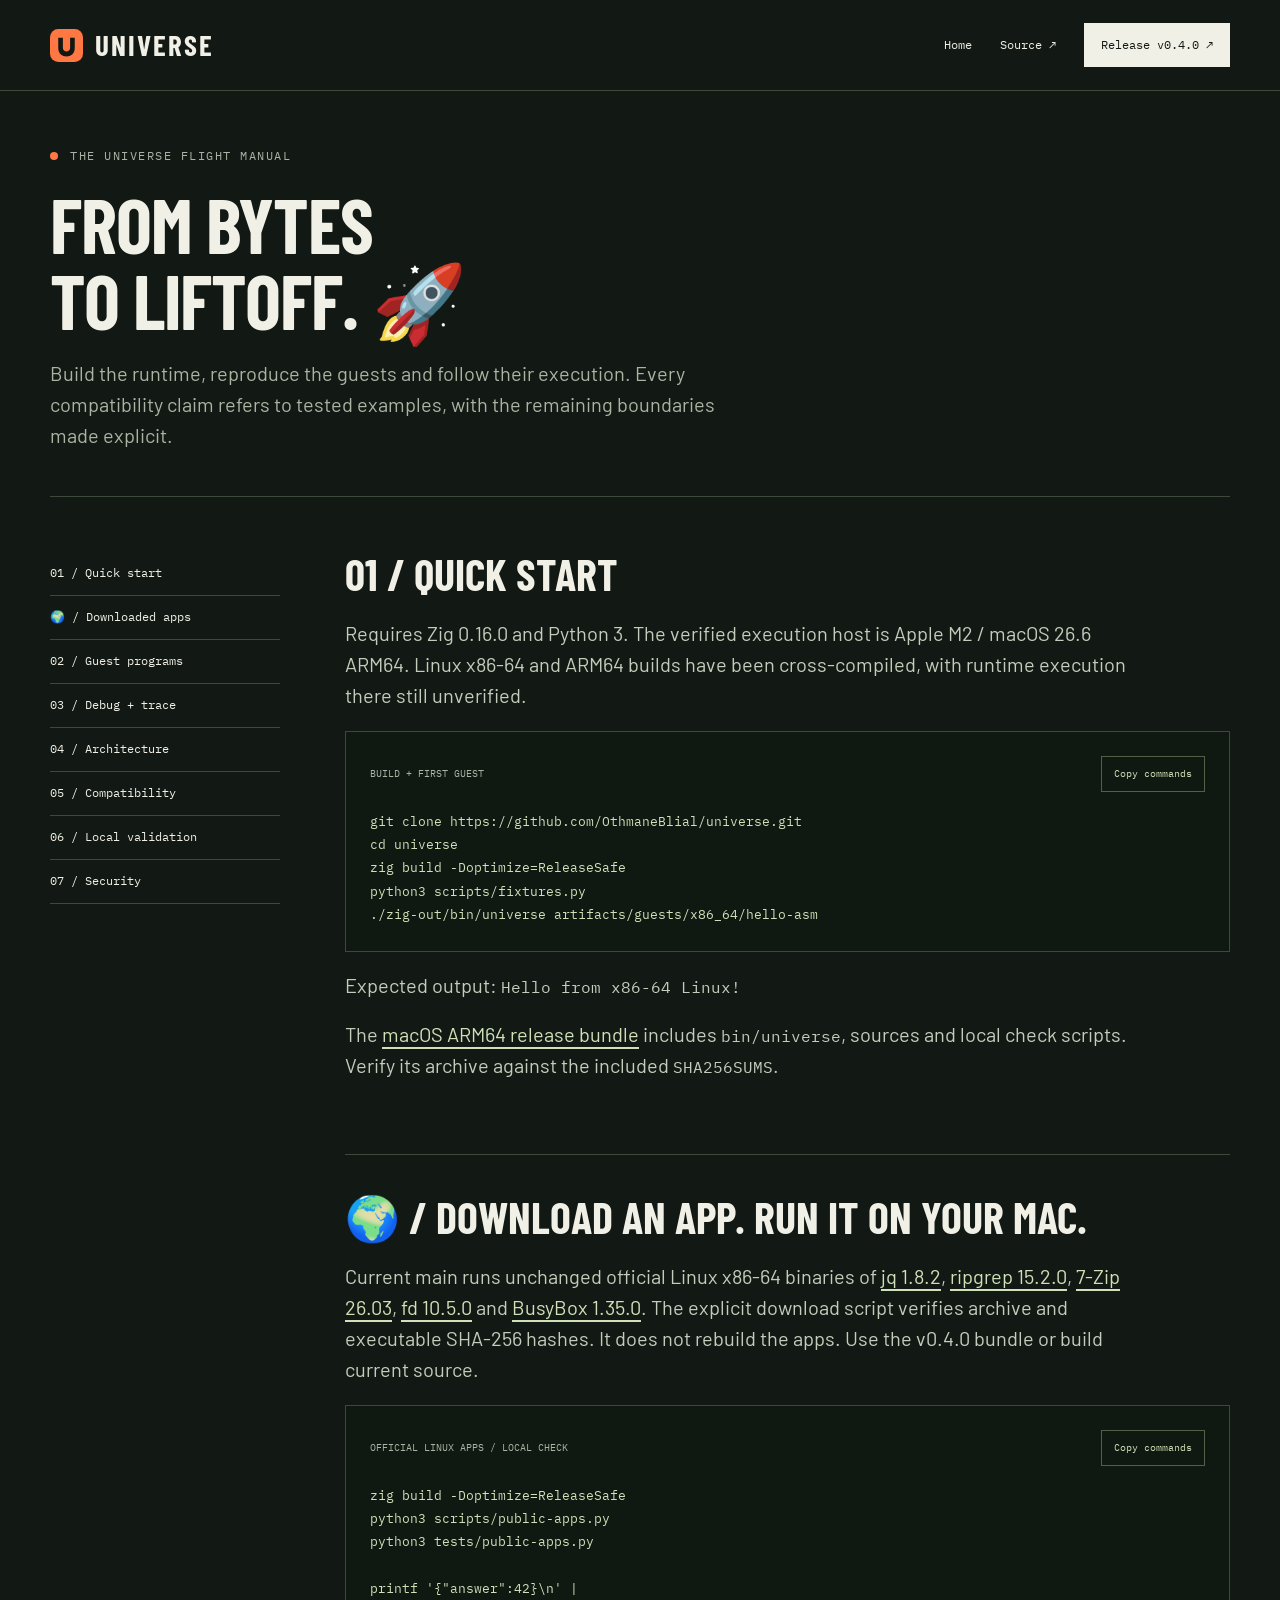
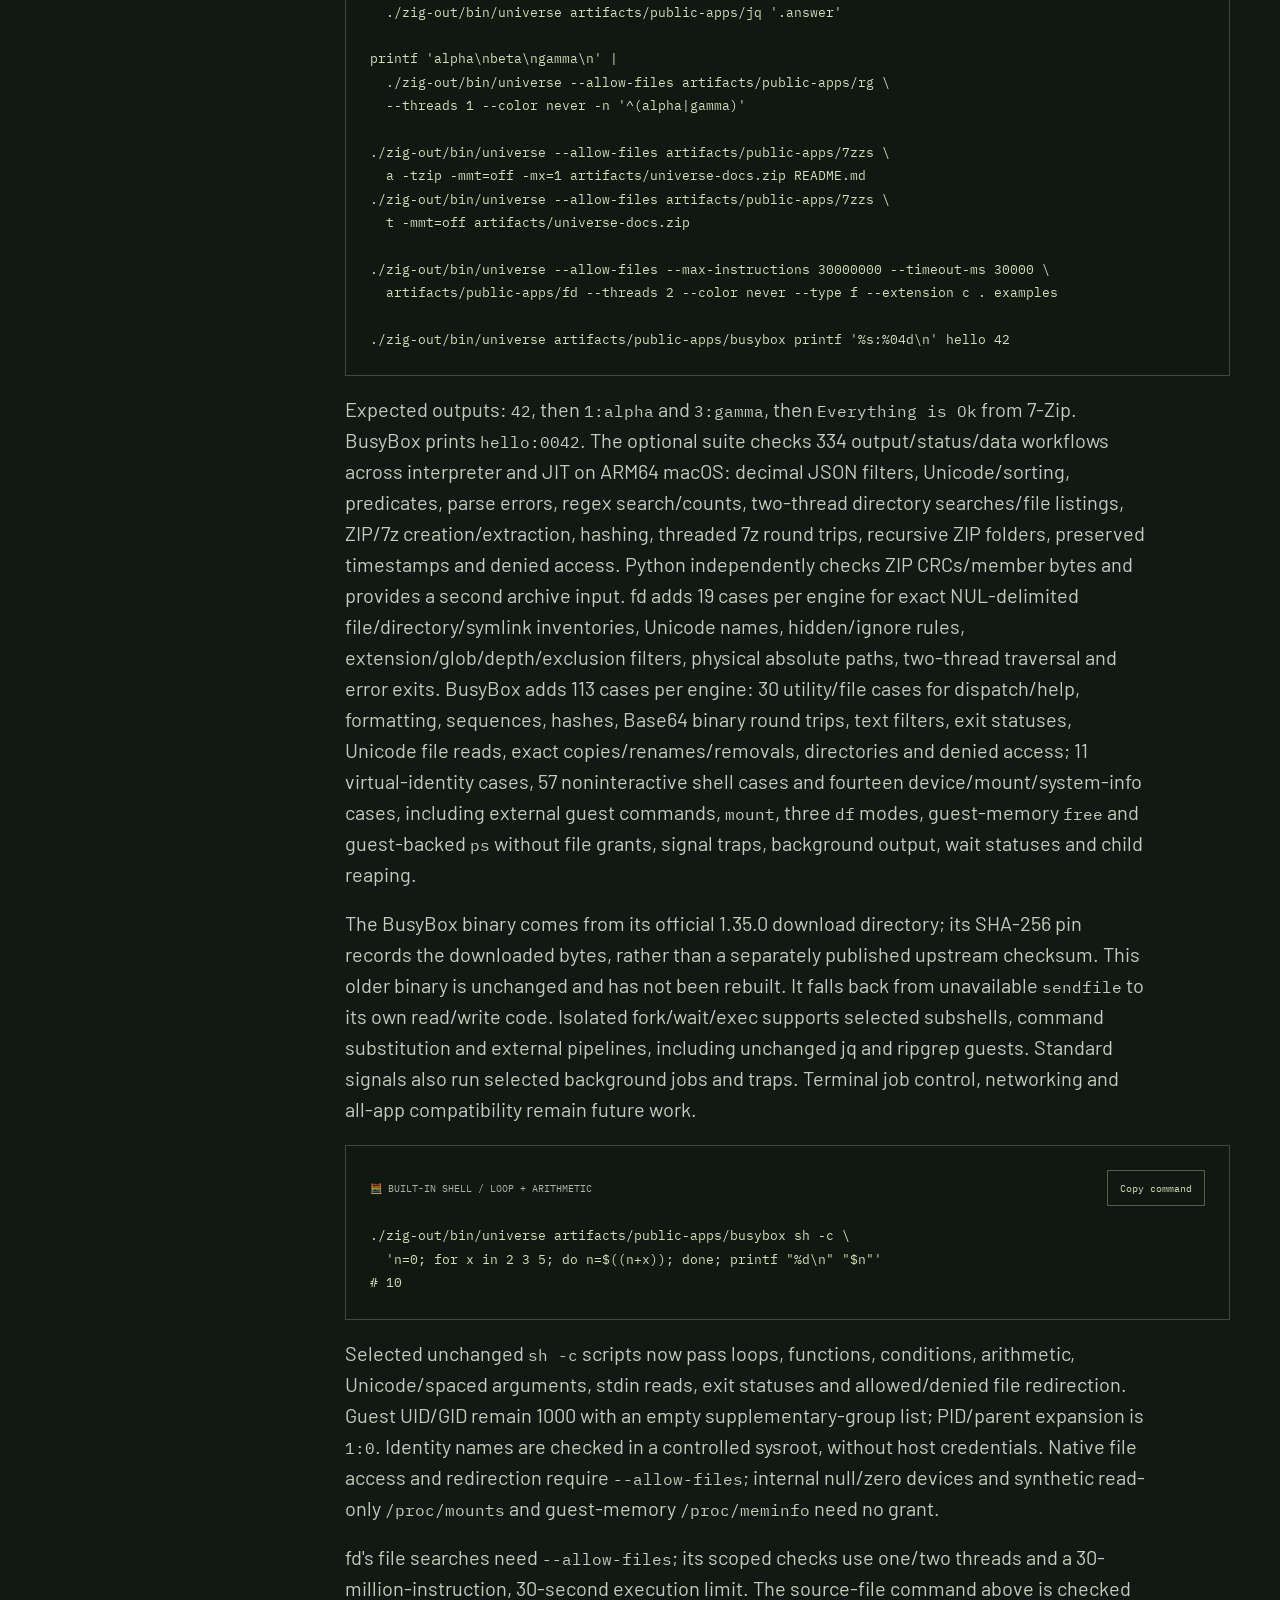
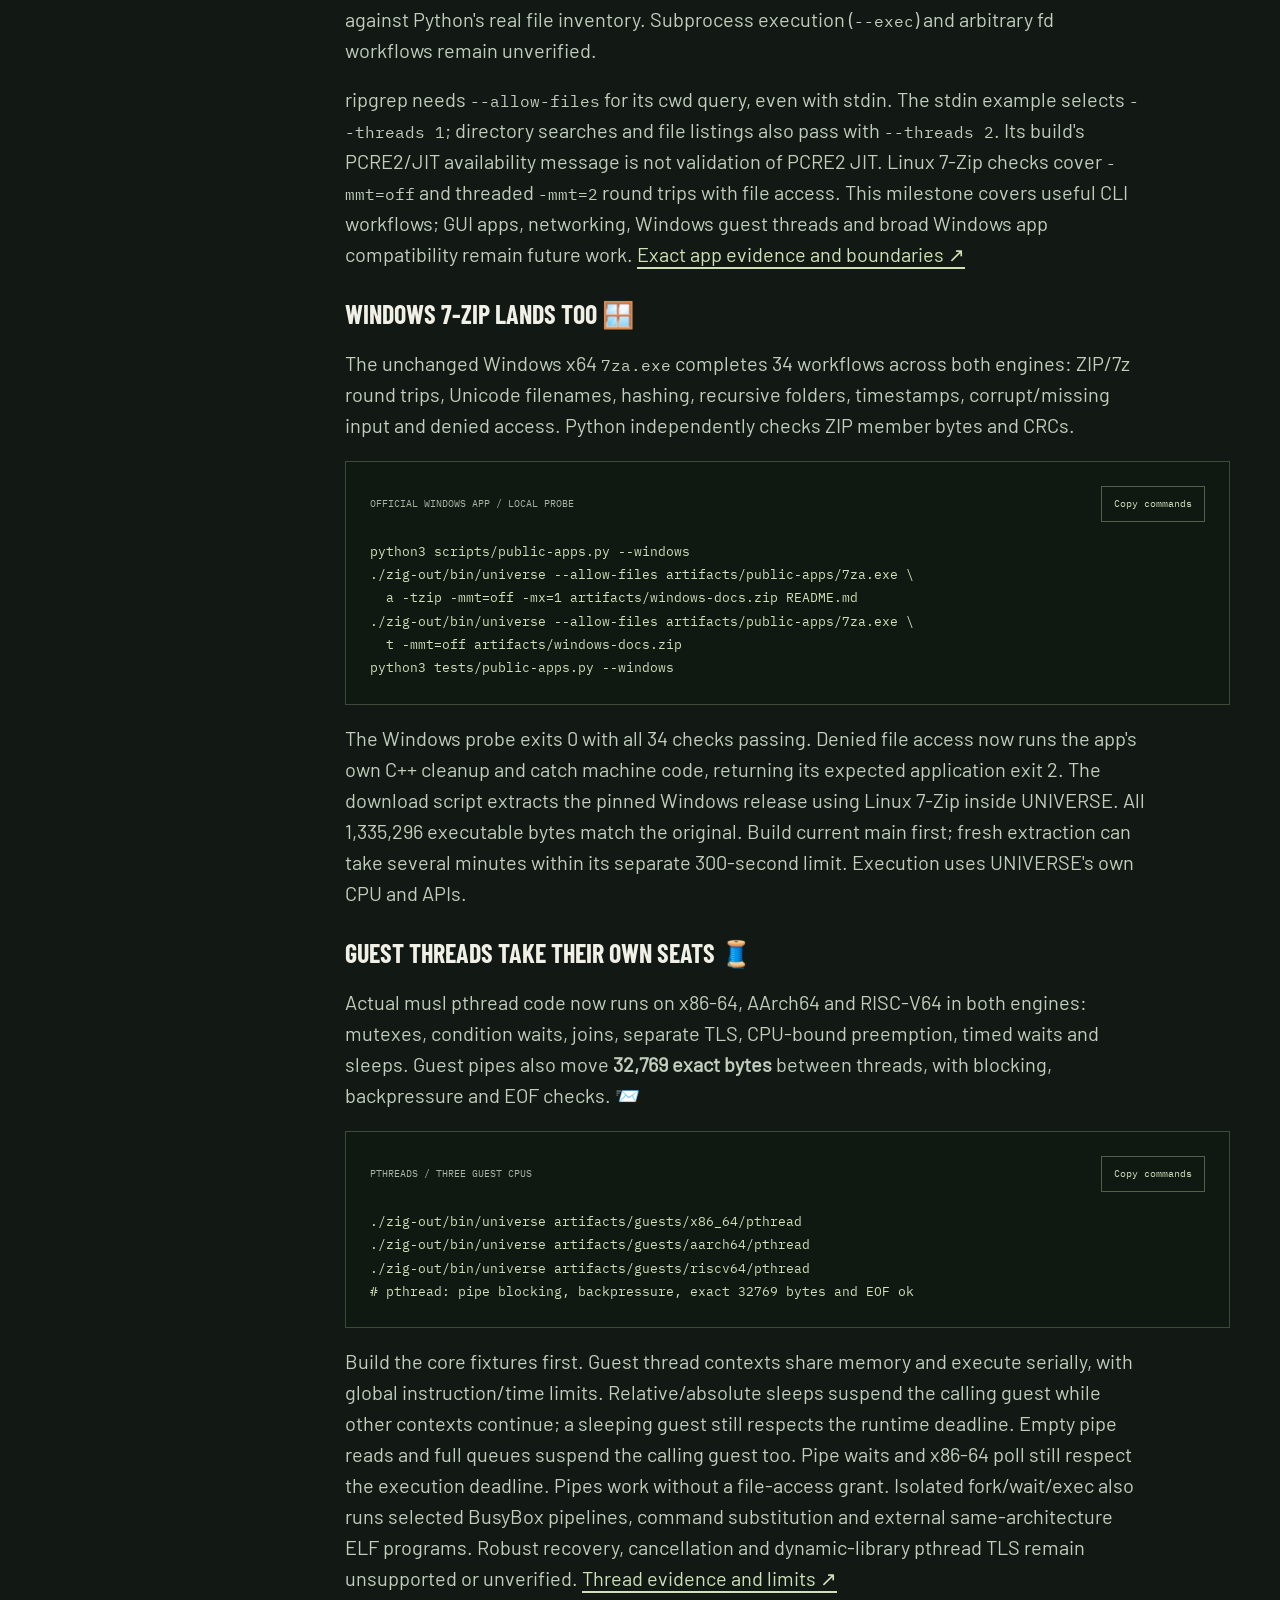
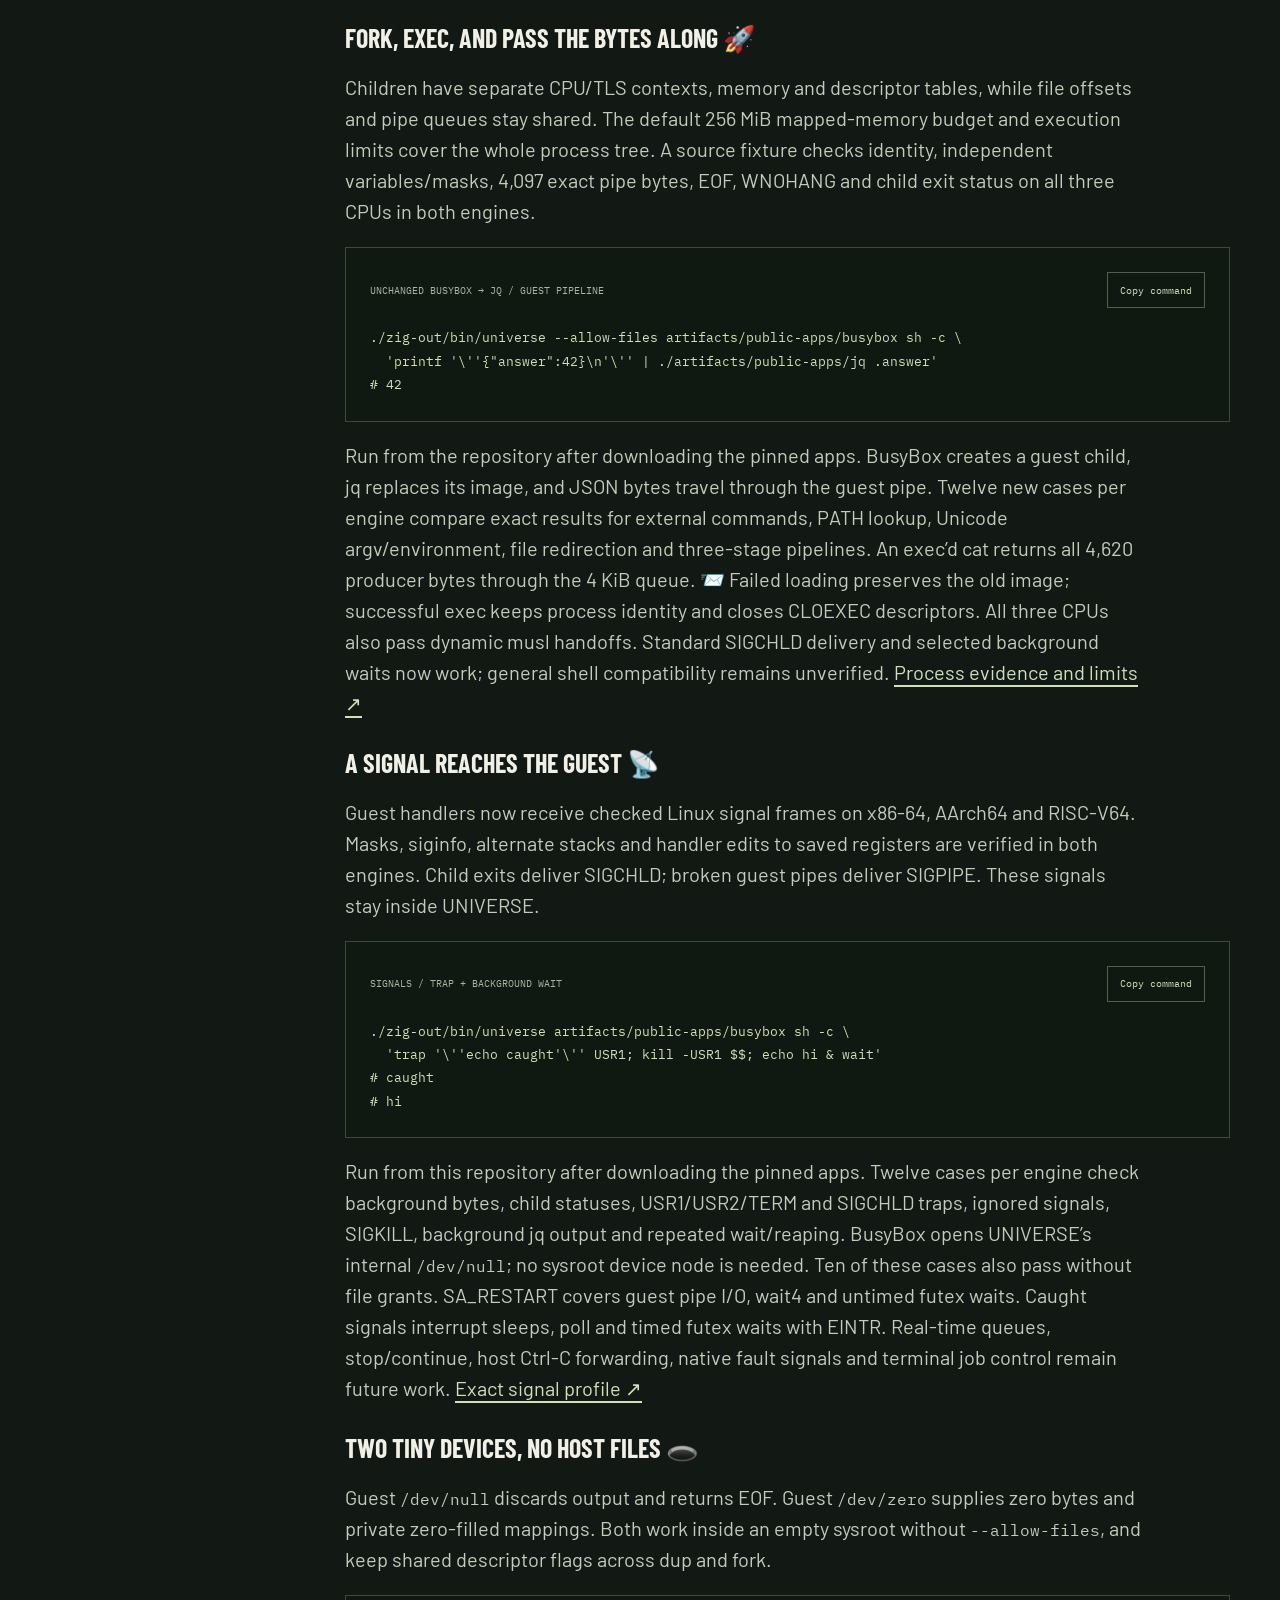
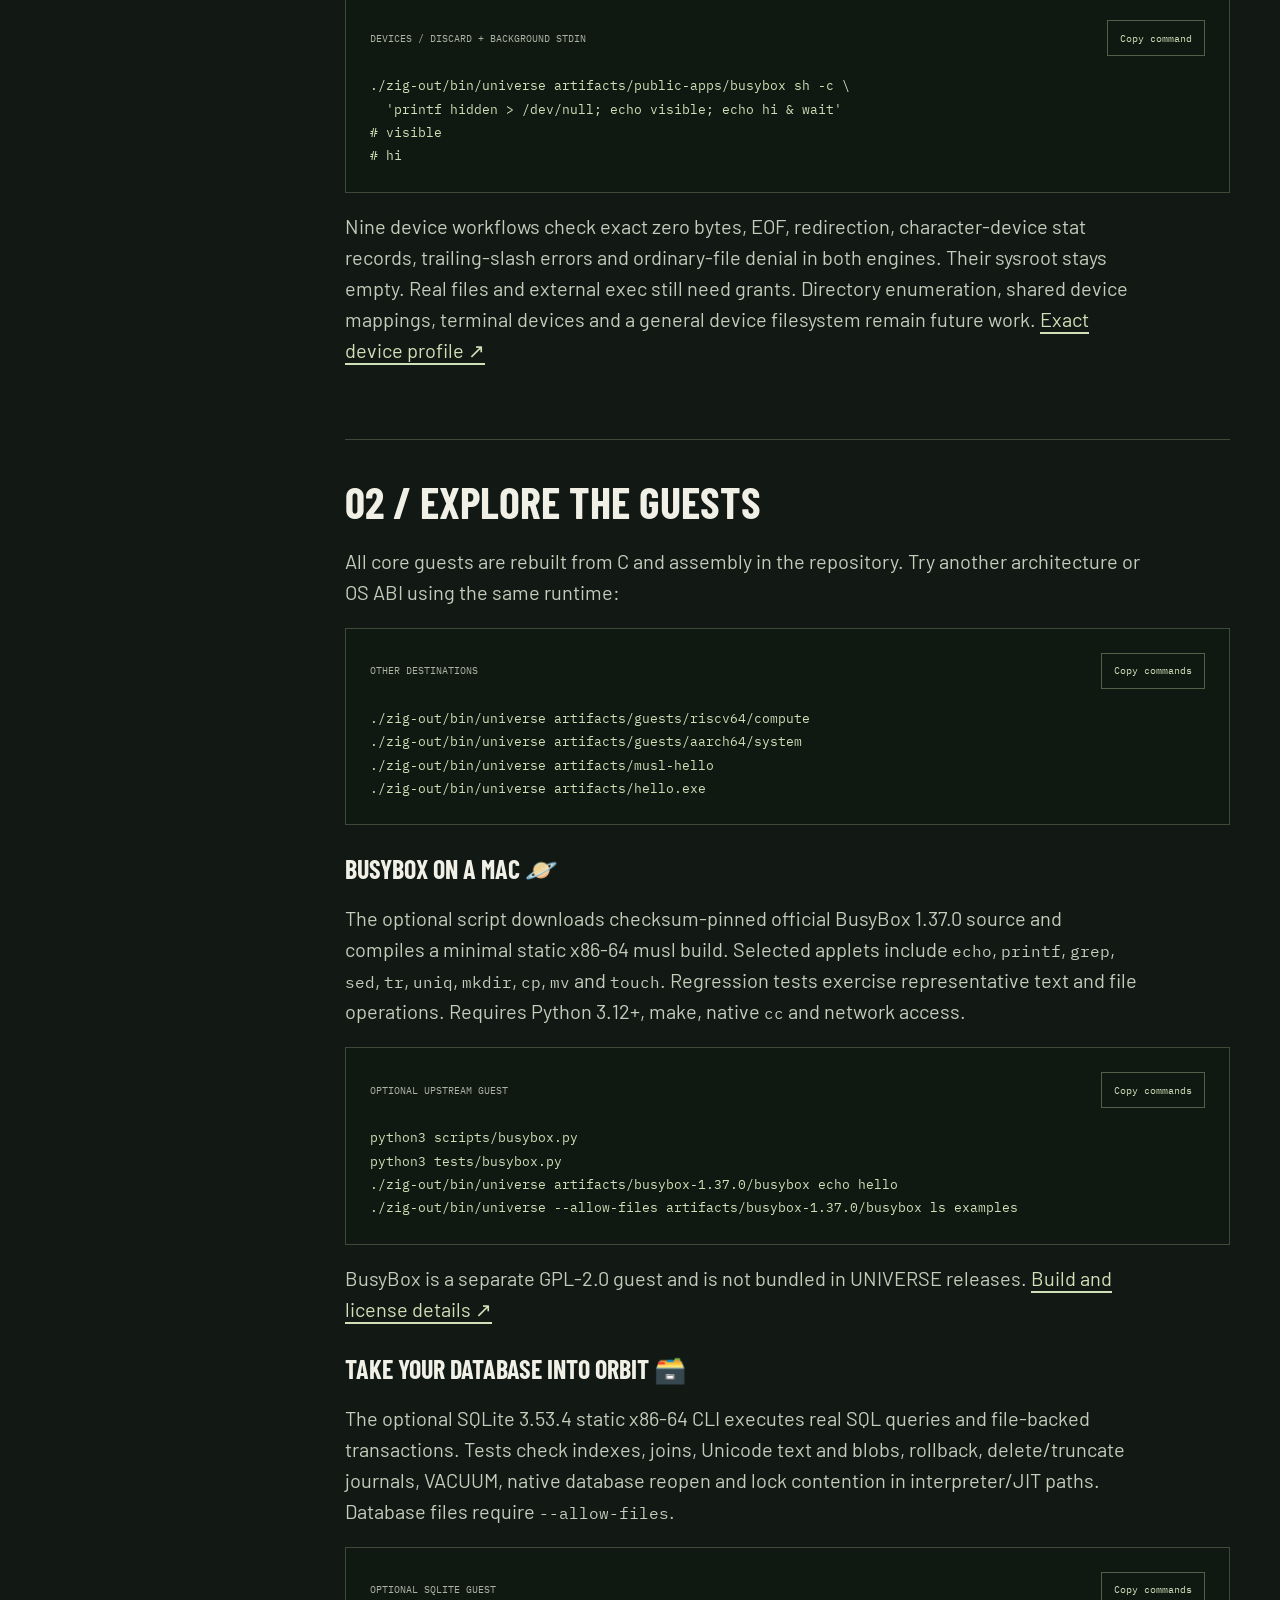
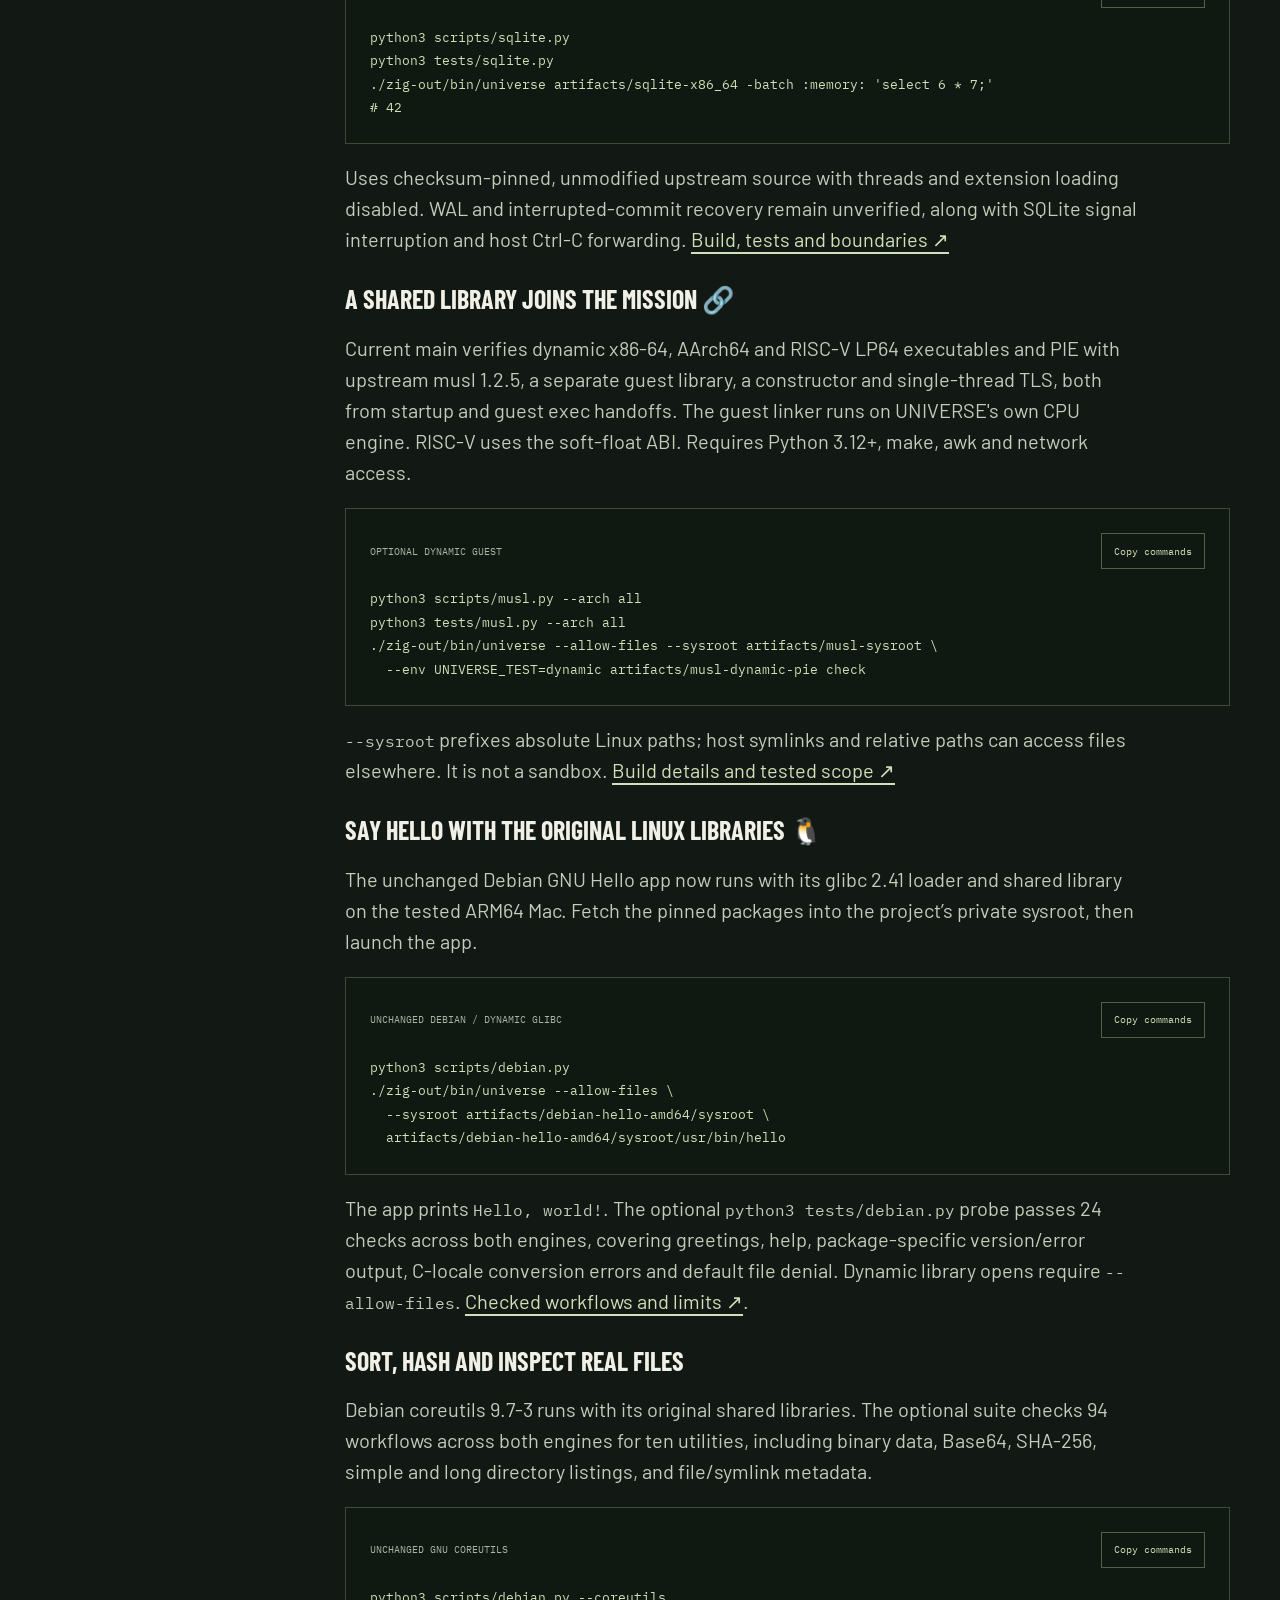
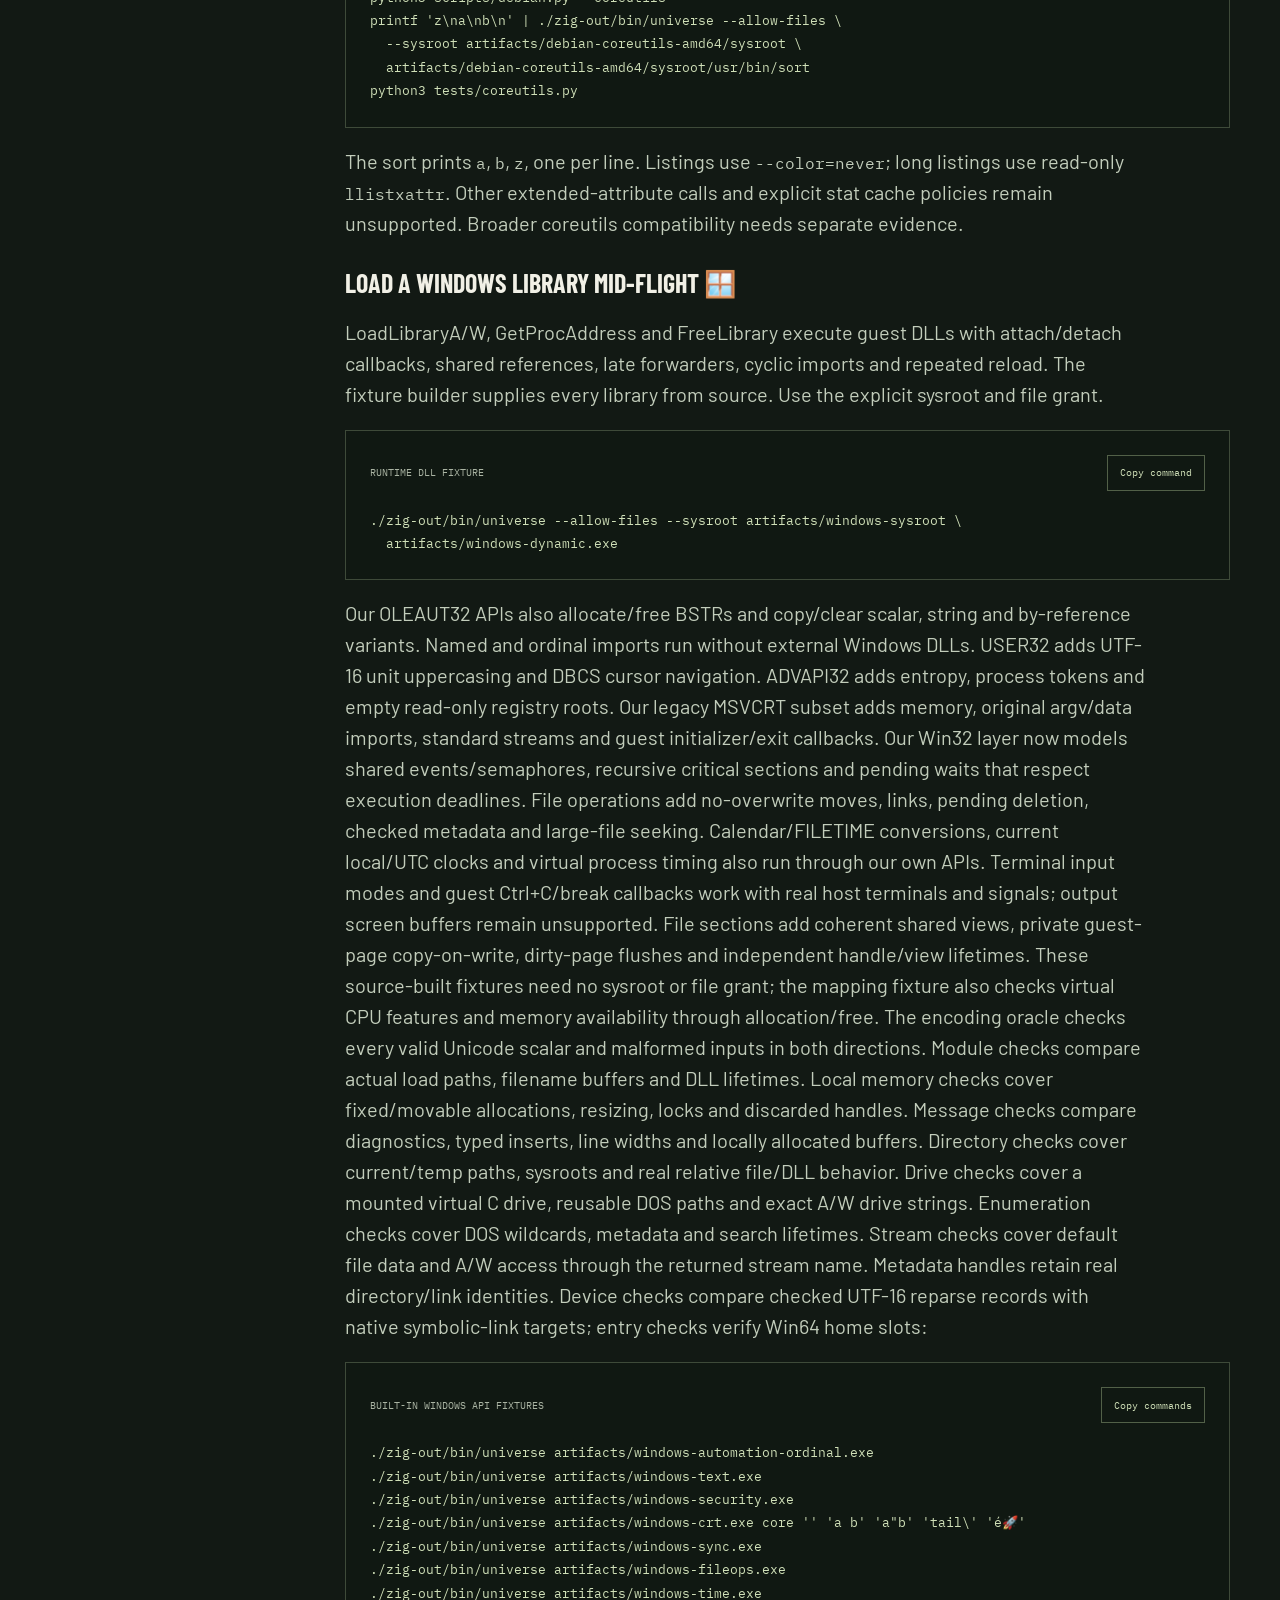
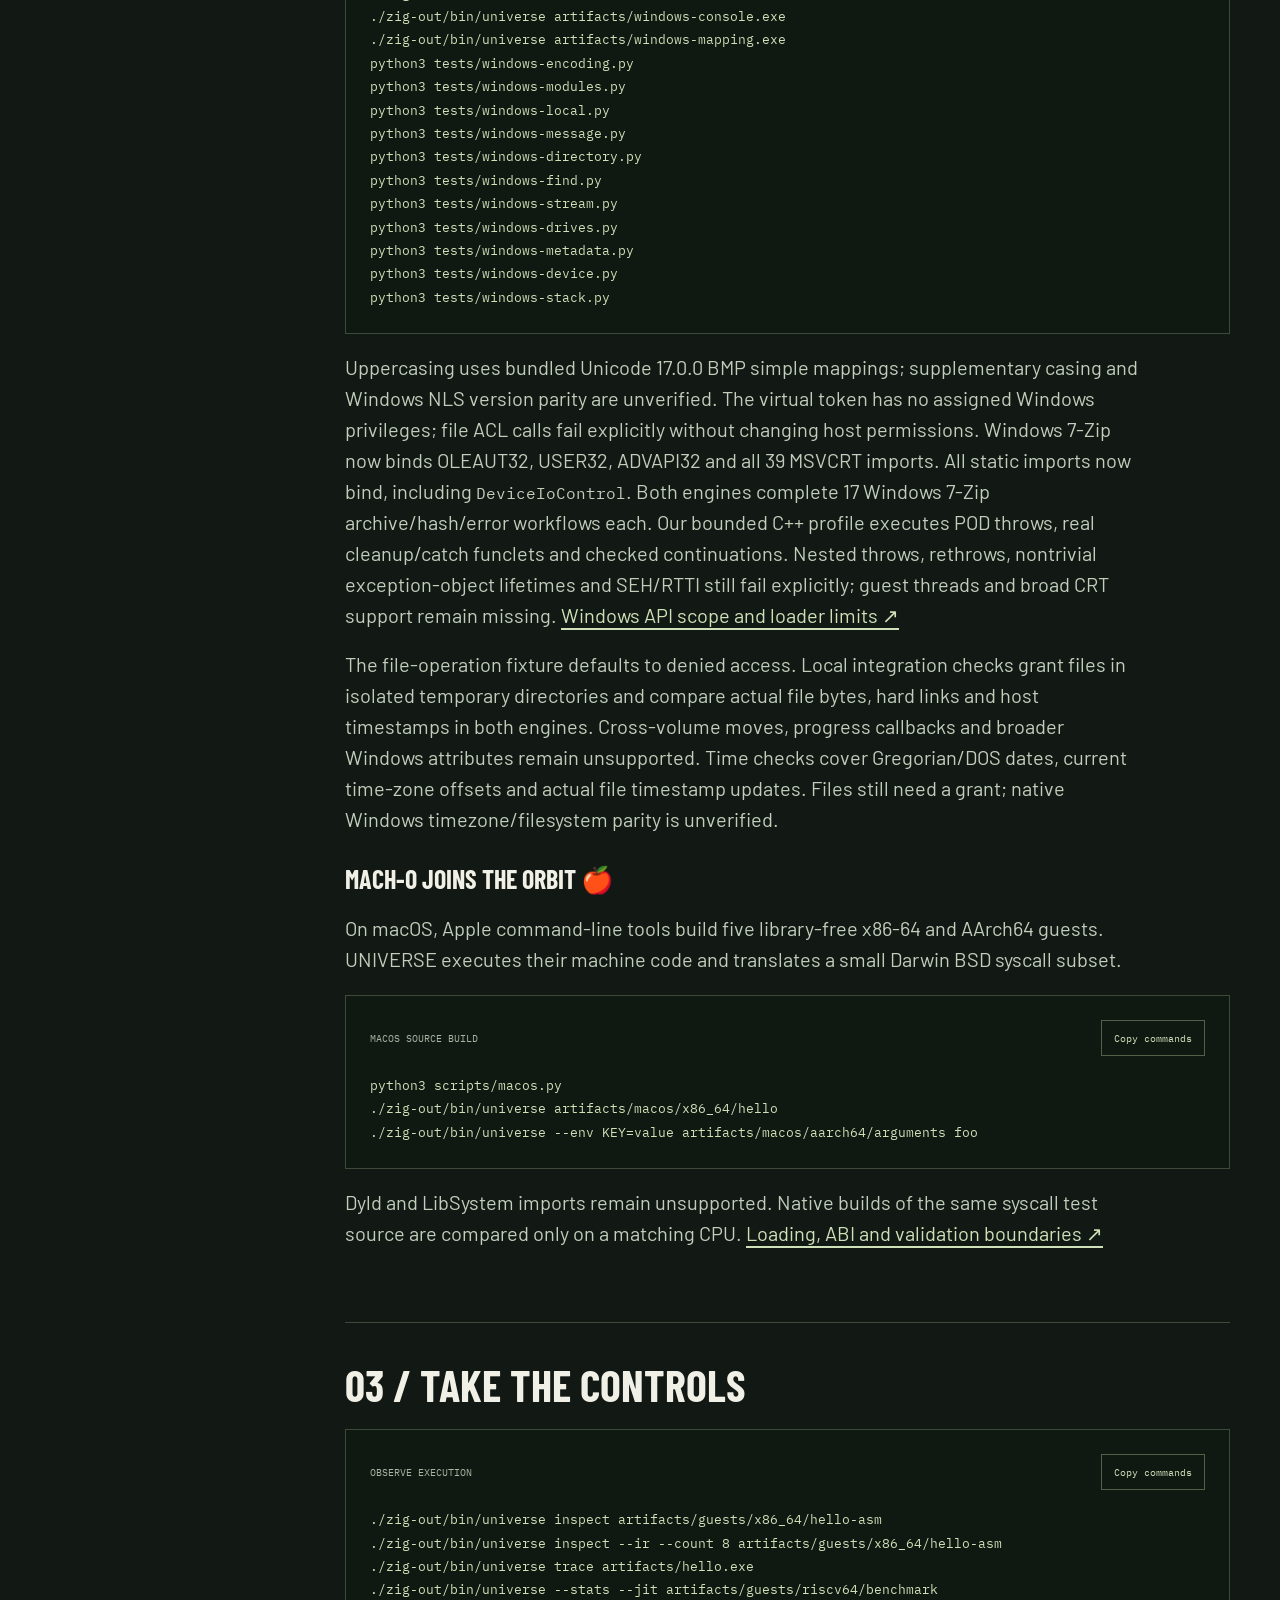
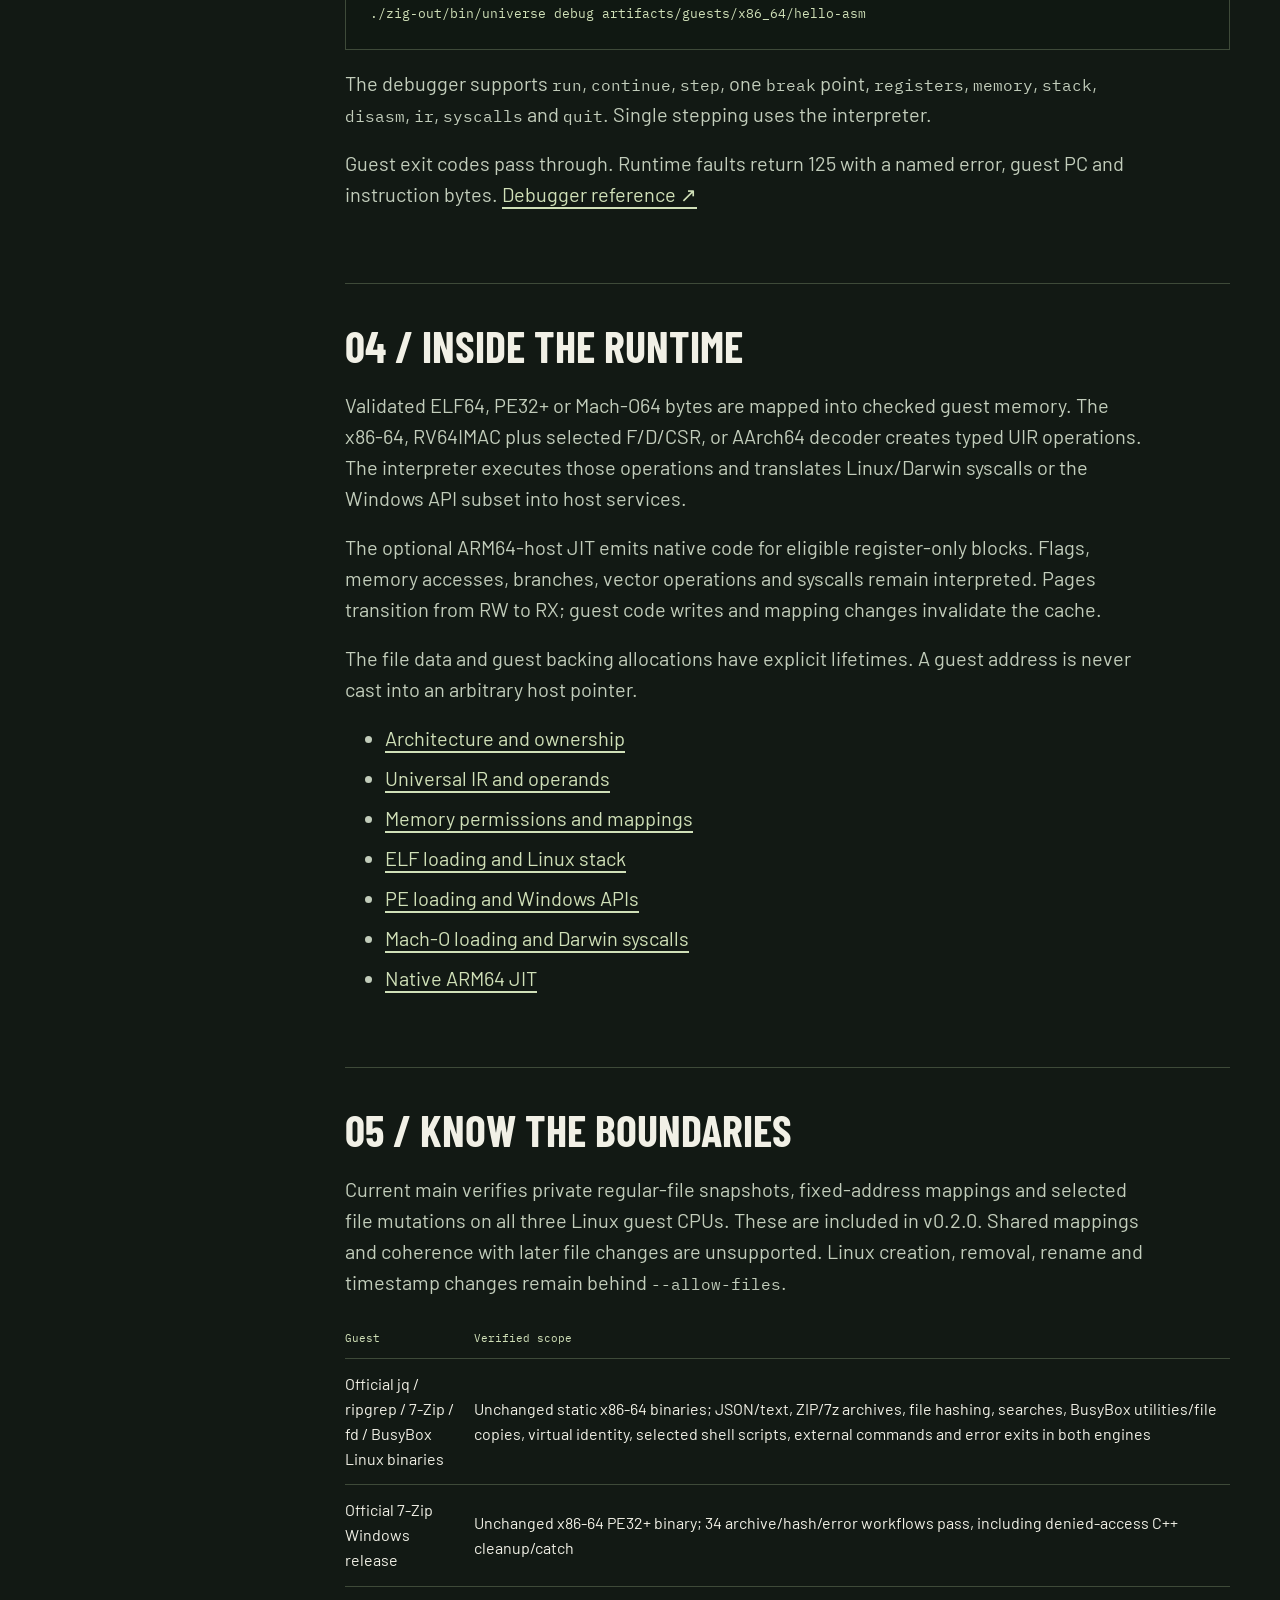
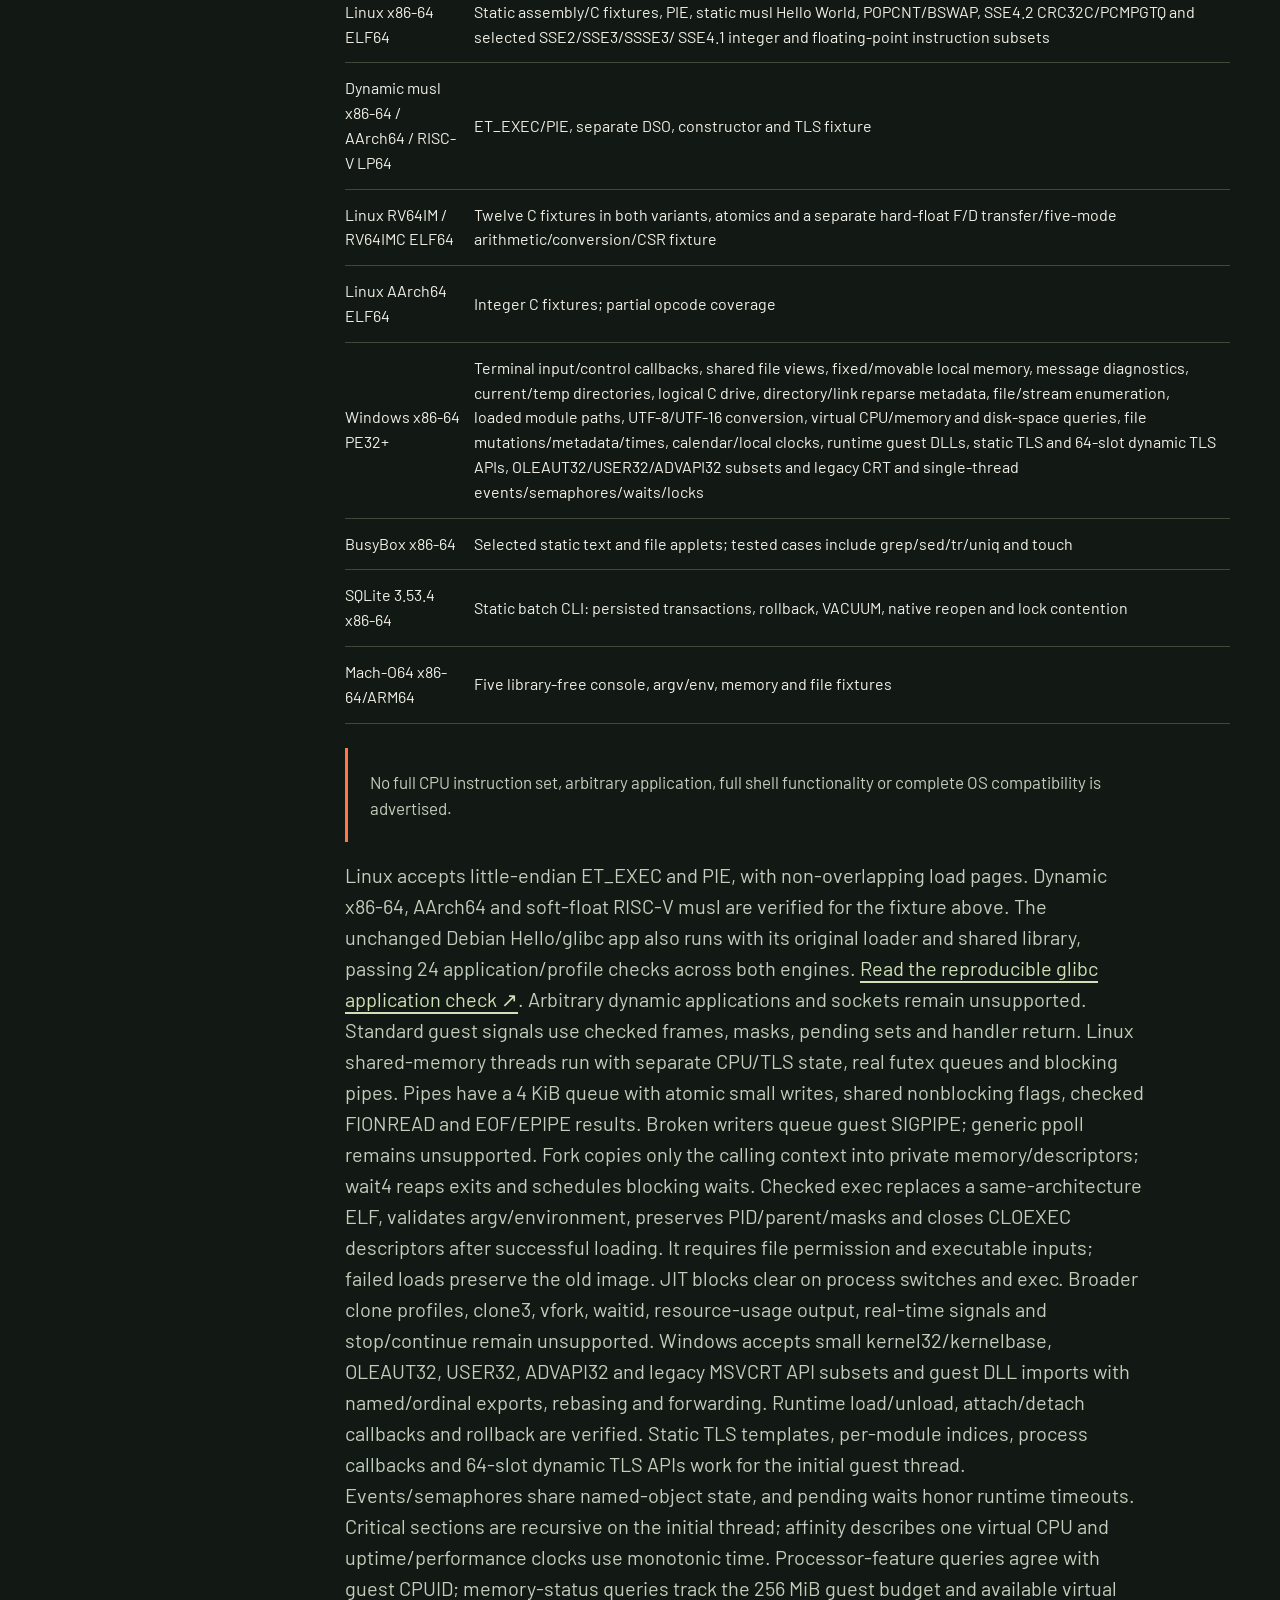
<file: site/docs.html>
<!doctype html>
<html lang="en">
  <head>
    <meta charset="utf-8" />
    <meta name="viewport" content="width=device-width,initial-scale=1" />
    <title>Flight manual — UNIVERSE</title>
    <meta
      name="description"
      content="Build UNIVERSE, execute real foreign guests, inspect UIR and understand exact compatibility and security boundaries."
    />
    <meta name="theme-color" content="#121914" />
    <link
      rel="canonical"
      href="https://othmaneblial.github.io/universe/docs.html"
    />
    <link rel="icon" href="assets/icon.svg" type="image/svg+xml" />
    <link rel="stylesheet" href="styles.css" />
    <script defer src="app.js"></script>
  </head>
  <body>
    <a class="skip" href="#main">Skip to content</a>
    <header class="site-nav">
      <nav class="wrap nav-inner" aria-label="Main navigation">
        <a class="brand" href="./"
          ><img
            src="assets/icon.svg"
            alt=""
            width="33"
            height="33"
          />UNIVERSE</a
        >
        <div class="nav-links">
          <a href="./">Home</a
          ><a class="desktop" href="https://github.com/OthmaneBlial/universe"
            >Source ↗</a
          ><a
            class="nav-cta"
            href="https://github.com/OthmaneBlial/universe/releases/tag/v0.4.0"
            >Release v0.4.0 ↗</a
          >
        </div>
      </nav>
    </header>
    <main id="main" class="wrap">
      <div class="docs-heading">
        <span class="eyebrow">The UNIVERSE flight manual</span>
        <h1>From bytes<br />to liftoff. 🚀</h1>
        <p>
          Build the runtime, reproduce the guests and follow their execution.
          Every compatibility claim refers to tested examples, with the
          remaining boundaries made explicit.
        </p>
      </div>
      <div class="docs-layout">
        <nav class="docs-sidebar" aria-label="Documentation sections">
          <a href="#quickstart">01 / Quick start</a
          ><a href="#public-apps">🌍 / Downloaded apps</a
          ><a href="#guests">02 / Guest programs</a
          ><a href="#tools">03 / Debug + trace</a
          ><a href="#architecture">04 / Architecture</a
          ><a href="#compatibility">05 / Compatibility</a
          ><a href="#validation">06 / Local validation</a
          ><a href="#security">07 / Security</a>
        </nav>
        <div class="docs-content">
          <section id="quickstart">
            <h2>01 / Quick start</h2>
            <p>
              Requires Zig 0.16.0 and Python 3. The verified execution host is
              Apple M2 / macOS 26.6 ARM64. Linux x86-64 and ARM64 builds have
              been cross-compiled, with runtime execution there still
              unverified.
            </p>
            <div class="code-block">
              <div class="code-label">
                <span>BUILD + FIRST GUEST</span
                ><button class="copy" data-copy="docs-start">
                  Copy commands
                </button>
              </div>
              <pre
                id="docs-start"
              ><code>git clone https://github.com/OthmaneBlial/universe.git
cd universe
zig build -Doptimize=ReleaseSafe
python3 scripts/fixtures.py
./zig-out/bin/universe artifacts/guests/x86_64/hello-asm</code></pre>
            </div>
            <p>Expected output: <code>Hello from x86-64 Linux!</code></p>
            <p>
              The
              <a
                href="https://github.com/OthmaneBlial/universe/releases/tag/v0.4.0"
                >macOS ARM64 release bundle</a
              >
              includes <code>bin/universe</code>, sources and local check
              scripts. Verify its archive against the included
              <code>SHA256SUMS</code>.
            </p>
          </section>
          <section id="public-apps">
            <h2>🌍 / Download an app. Run it on your Mac.</h2>
            <p>Current main runs unchanged official Linux x86-64 binaries of
              <a href="https://github.com/jqlang/jq/releases/tag/jq-1.8.2">jq 1.8.2</a>,
              <a href="https://github.com/BurntSushi/ripgrep/releases/tag/15.2.0">ripgrep 15.2.0</a>,
              <a href="https://github.com/ip7z/7zip/releases/tag/26.03">7-Zip 26.03</a>,
              <a href="https://github.com/sharkdp/fd/releases/tag/v10.5.0">fd 10.5.0</a>
              and <a href="https://busybox.net/downloads/binaries/1.35.0-x86_64-linux-musl/">BusyBox 1.35.0</a>.
              The explicit download script verifies archive and executable SHA-256 hashes.
              It does not rebuild the apps. Use the v0.4.0 bundle or build current source.</p>
            <div class="code-block">
              <div class="code-label"><span>OFFICIAL LINUX APPS / LOCAL CHECK</span><button class="copy" data-copy="docs-apps">Copy commands</button></div>
              <pre id="docs-apps"><code>zig build -Doptimize=ReleaseSafe
python3 scripts/public-apps.py
python3 tests/public-apps.py

printf '{"answer":42}\n' |
  ./zig-out/bin/universe artifacts/public-apps/jq '.answer'

printf 'alpha\nbeta\ngamma\n' |
  ./zig-out/bin/universe --allow-files artifacts/public-apps/rg \
  --threads 1 --color never -n '^(alpha|gamma)'

./zig-out/bin/universe --allow-files artifacts/public-apps/7zzs \
  a -tzip -mmt=off -mx=1 artifacts/universe-docs.zip README.md
./zig-out/bin/universe --allow-files artifacts/public-apps/7zzs \
  t -mmt=off artifacts/universe-docs.zip

./zig-out/bin/universe --allow-files --max-instructions 30000000 --timeout-ms 30000 \
  artifacts/public-apps/fd --threads 2 --color never --type f --extension c . examples

./zig-out/bin/universe artifacts/public-apps/busybox printf '%s:%04d\n' hello 42</code></pre>
            </div>
            <p>Expected outputs: <code>42</code>, then <code>1:alpha</code> and
              <code>3:gamma</code>, then <code>Everything is Ok</code> from 7-Zip.
              BusyBox prints <code>hello:0042</code>.
              The optional suite checks 334 output/status/data workflows
              across interpreter and JIT on ARM64 macOS: decimal JSON filters, Unicode/sorting,
              predicates, parse errors, regex search/counts, two-thread directory searches/file listings, ZIP/7z creation/extraction,
              hashing, threaded 7z round trips, recursive ZIP folders, preserved timestamps and denied access.
              Python independently checks ZIP CRCs/member bytes and provides a second archive input.
              fd adds 19 cases per engine for exact NUL-delimited file/directory/symlink inventories,
              Unicode names, hidden/ignore rules, extension/glob/depth/exclusion filters,
              physical absolute paths, two-thread traversal and error exits.
              BusyBox adds 113 cases per engine: 30 utility/file cases for dispatch/help, formatting, sequences, hashes,
              Base64 binary round trips, text filters, exit statuses, Unicode file reads,
              exact copies/renames/removals, directories and denied access;
              11 virtual-identity cases, 57 noninteractive shell cases and fourteen device/mount/system-info cases, including external guest commands,
              <code>mount</code>, three <code>df</code> modes, guest-memory <code>free</code> and guest-backed <code>ps</code> without file grants, signal traps, background output,
              wait statuses and child reaping.</p>
            <p>The BusyBox binary comes from its official 1.35.0 download directory;
              its SHA-256 pin records the downloaded bytes, rather than a separately published upstream checksum.
              This older binary is unchanged and has not been rebuilt.
              It falls back from unavailable <code>sendfile</code> to its own read/write code.
              Isolated fork/wait/exec supports selected subshells, command substitution and external pipelines,
              including unchanged jq and ripgrep guests. Standard signals also run selected background jobs and traps.
              Terminal job control, networking and all-app compatibility remain future work.</p>
            <div class="code-block">
              <div class="code-label"><span>🧮 BUILT-IN SHELL / LOOP + ARITHMETIC</span><button class="copy" data-copy="busybox-shell">Copy command</button></div>
              <pre id="busybox-shell"><code>./zig-out/bin/universe artifacts/public-apps/busybox sh -c \
  'n=0; for x in 2 3 5; do n=$((n+x)); done; printf "%d\n" "$n"'
# 10</code></pre>
            </div>
            <p>Selected unchanged <code>sh -c</code> scripts now pass loops, functions,
              conditions, arithmetic, Unicode/spaced arguments, stdin reads, exit statuses
              and allowed/denied file redirection. Guest UID/GID remain 1000 with an empty
              supplementary-group list; PID/parent expansion is <code>1:0</code>.
              Identity names are checked in a controlled sysroot, without host credentials.
              Native file access and redirection require <code>--allow-files</code>; internal null/zero devices and synthetic read-only <code>/proc/mounts</code> and guest-memory <code>/proc/meminfo</code> need no grant.</p>
            <p>fd's file searches need <code>--allow-files</code>; its scoped checks use
              one/two threads and a 30-million-instruction, 30-second execution limit.
              The source-file command above is checked against Python's real file inventory.
              Subprocess execution (<code>--exec</code>) and arbitrary fd workflows remain unverified.</p>
            <p>ripgrep needs <code>--allow-files</code> for its cwd query, even with stdin.
              The stdin example selects <code>--threads 1</code>; directory searches and file listings
              also pass with <code>--threads 2</code>. Its build's PCRE2/JIT availability message is
              not validation of PCRE2 JIT. Linux 7-Zip checks cover <code>-mmt=off</code>
              and threaded <code>-mmt=2</code> round trips with file access.
              This milestone covers useful CLI workflows;
              GUI apps, networking, Windows guest threads and broad Windows app compatibility remain future work.
              <a href="https://github.com/OthmaneBlial/universe/blob/main/docs/public-apps.md">Exact app evidence and boundaries ↗</a></p>
            <h3>Windows 7-Zip lands too 🪟</h3>
            <p>The unchanged Windows x64 <code>7za.exe</code> completes 34 workflows across both engines:
              ZIP/7z round trips, Unicode filenames, hashing, recursive folders, timestamps, corrupt/missing input and denied access.
              Python independently checks ZIP member bytes and CRCs.</p>
            <div class="code-block">
              <div class="code-label"><span>OFFICIAL WINDOWS APP / LOCAL PROBE</span><button class="copy" data-copy="docs-apps-windows">Copy commands</button></div>
              <pre id="docs-apps-windows"><code>python3 scripts/public-apps.py --windows
./zig-out/bin/universe --allow-files artifacts/public-apps/7za.exe \
  a -tzip -mmt=off -mx=1 artifacts/windows-docs.zip README.md
./zig-out/bin/universe --allow-files artifacts/public-apps/7za.exe \
  t -mmt=off artifacts/windows-docs.zip
python3 tests/public-apps.py --windows</code></pre>
            </div>
            <p>The Windows probe exits 0 with all 34 checks passing. Denied file access now runs the
              app's own C++ cleanup and catch machine code, returning its expected application exit 2.
              The download script extracts the pinned Windows release using Linux 7-Zip inside UNIVERSE.
              All 1,335,296 executable bytes match the original. Build current main first; fresh extraction
              can take several minutes within its separate 300-second limit. Execution uses UNIVERSE's own CPU and APIs.</p>
            <h3>Guest threads take their own seats 🧵</h3>
            <p>Actual musl pthread code now runs on x86-64, AArch64 and RISC-V64 in both engines:
              mutexes, condition waits, joins, separate TLS, CPU-bound preemption, timed waits and sleeps.
              Guest pipes also move <strong>32,769 exact bytes</strong> between threads, with blocking,
              backpressure and EOF checks. 📨</p>
            <div class="code-block">
              <div class="code-label"><span>PTHREADS / THREE GUEST CPUS</span><button class="copy" data-copy="docs-threads">Copy commands</button></div>
              <pre id="docs-threads"><code>./zig-out/bin/universe artifacts/guests/x86_64/pthread
./zig-out/bin/universe artifacts/guests/aarch64/pthread
./zig-out/bin/universe artifacts/guests/riscv64/pthread
# pthread: pipe blocking, backpressure, exact 32769 bytes and EOF ok</code></pre>
            </div>
            <p>Build the core fixtures first. Guest thread contexts share memory and execute serially,
              with global instruction/time limits. Relative/absolute sleeps suspend the calling
              guest while other contexts continue; a sleeping guest still respects the runtime deadline.
              Empty pipe reads and full queues suspend the calling guest too. Pipe waits and x86-64
              poll still respect the execution deadline. Pipes work without a file-access grant.
              Isolated fork/wait/exec also runs selected BusyBox pipelines, command substitution
              and external same-architecture ELF programs.
              Robust recovery, cancellation and dynamic-library pthread TLS remain unsupported or unverified.
              <a href="https://github.com/OthmaneBlial/universe/blob/main/docs/linux-threads.md">Thread evidence and limits ↗</a></p>
            <h3>Fork, exec, and pass the bytes along 🚀</h3>
            <p>Children have separate CPU/TLS contexts, memory and descriptor tables, while file offsets
              and pipe queues stay shared. The default 256 MiB mapped-memory budget and execution limits
              cover the whole process tree. A source fixture checks identity, independent variables/masks,
              4,097 exact pipe bytes, EOF, WNOHANG and child exit status on all three CPUs in both engines.</p>
            <div class="code-block">
              <div class="code-label"><span>UNCHANGED BUSYBOX → JQ / GUEST PIPELINE</span><button class="copy" data-copy="docs-processes">Copy command</button></div>
              <pre id="docs-processes"><code>./zig-out/bin/universe --allow-files artifacts/public-apps/busybox sh -c \
  'printf '\''{"answer":42}\n'\'' | ./artifacts/public-apps/jq .answer'
# 42</code></pre>
            </div>
            <p>Run from the repository after downloading the pinned apps. BusyBox creates a guest child,
              jq replaces its image, and JSON bytes travel through the guest pipe. Twelve new cases per engine
              compare exact results for external commands, PATH lookup, Unicode argv/environment, file redirection
              and three-stage pipelines. An exec’d cat returns all 4,620 producer bytes through the 4 KiB queue. 📨
              Failed loading preserves the old image; successful exec keeps process identity and closes CLOEXEC
              descriptors. All three CPUs also pass dynamic musl handoffs.
              Standard SIGCHLD delivery and selected background waits now work;
              general shell compatibility remains unverified.
              <a href="https://github.com/OthmaneBlial/universe/blob/main/docs/linux-processes.md">Process evidence and limits ↗</a></p>
            <h3>A signal reaches the guest 📡</h3>
            <p>Guest handlers now receive checked Linux signal frames on x86-64, AArch64 and RISC-V64.
              Masks, siginfo, alternate stacks and handler edits to saved registers are verified in both engines.
              Child exits deliver SIGCHLD; broken guest pipes deliver SIGPIPE. These signals stay inside UNIVERSE.</p>
            <div class="code-block">
              <div class="code-label"><span>SIGNALS / TRAP + BACKGROUND WAIT</span><button class="copy" data-copy="docs-signals">Copy command</button></div>
              <pre id="docs-signals"><code>./zig-out/bin/universe artifacts/public-apps/busybox sh -c \
  'trap '\''echo caught'\'' USR1; kill -USR1 $$; echo hi &amp; wait'
# caught
# hi</code></pre>
            </div>
            <p>Run from this repository after downloading the pinned apps. Twelve cases per engine check
              background bytes, child statuses, USR1/USR2/TERM and SIGCHLD traps, ignored signals, SIGKILL,
              background jq output and repeated wait/reaping. BusyBox opens UNIVERSE’s internal <code>/dev/null</code>;
              no sysroot device node is needed. Ten of these cases also pass without file grants.
              SA_RESTART covers guest pipe I/O, wait4 and untimed futex waits. Caught signals interrupt sleeps,
              poll and timed futex waits with EINTR. Real-time queues, stop/continue, host Ctrl-C forwarding,
              native fault signals and terminal job control remain future work.
              <a href="https://github.com/OthmaneBlial/universe/blob/main/docs/linux-processes.md#guest-signals-and-interrupted-waits">Exact signal profile ↗</a></p>
            <h3>Two tiny devices, no host files 🕳️</h3>
            <p>Guest <code>/dev/null</code> discards output and returns EOF. Guest <code>/dev/zero</code>
              supplies zero bytes and private zero-filled mappings. Both work inside an empty sysroot
              without <code>--allow-files</code>, and keep shared descriptor flags across dup and fork.</p>
            <div class="code-block">
              <div class="code-label"><span>DEVICES / DISCARD + BACKGROUND STDIN</span><button class="copy" data-copy="docs-devices">Copy command</button></div>
              <pre id="docs-devices"><code>./zig-out/bin/universe artifacts/public-apps/busybox sh -c \
  'printf hidden &gt; /dev/null; echo visible; echo hi &amp; wait'
# visible
# hi</code></pre>
            </div>
            <p>Nine device workflows check exact zero bytes, EOF, redirection, character-device stat records,
              trailing-slash errors and ordinary-file denial in both engines. Their sysroot stays empty.
              Real files and external exec still need grants. Directory enumeration, shared device mappings,
              terminal devices and a general device filesystem remain future work.
              <a href="https://github.com/OthmaneBlial/universe/blob/main/docs/linux-devices.md">Exact device profile ↗</a></p>
          </section>
          <section id="guests">
            <h2>02 / Explore the guests</h2>
            <p>
              All core guests are rebuilt from C and assembly in the repository.
              Try another architecture or OS ABI using the same runtime:
            </p>
            <div class="code-block">
              <div class="code-label">
                <span>OTHER DESTINATIONS</span
                ><button class="copy" data-copy="docs-guests">
                  Copy commands
                </button>
              </div>
              <pre
                id="docs-guests"
              ><code>./zig-out/bin/universe artifacts/guests/riscv64/compute
./zig-out/bin/universe artifacts/guests/aarch64/system
./zig-out/bin/universe artifacts/musl-hello
./zig-out/bin/universe artifacts/hello.exe</code></pre>
            </div>
            <h3>BusyBox on a Mac 🪐</h3>
            <p>
              The optional script downloads checksum-pinned official BusyBox
              1.37.0 source and compiles a minimal static x86-64 musl build.
              Selected applets include <code>echo</code>, <code>printf</code>,
              <code>grep</code>, <code>sed</code>, <code>tr</code>,
              <code>uniq</code>, <code>mkdir</code>, <code>cp</code>,
              <code>mv</code> and <code>touch</code>. Regression tests exercise
              representative text and file operations. Requires Python 3.12+,
              make, native <code>cc</code> and network access.
            </p>
            <div class="code-block">
              <div class="code-label">
                <span>OPTIONAL UPSTREAM GUEST</span
                ><button class="copy" data-copy="docs-busybox">
                  Copy commands
                </button>
              </div>
              <pre id="docs-busybox"><code>python3 scripts/busybox.py
python3 tests/busybox.py
./zig-out/bin/universe artifacts/busybox-1.37.0/busybox echo hello
./zig-out/bin/universe --allow-files artifacts/busybox-1.37.0/busybox ls examples</code></pre>
            </div>
            <p>
              BusyBox is a separate GPL-2.0 guest and is not bundled in UNIVERSE
              releases.
              <a
                href="https://github.com/OthmaneBlial/universe/blob/main/docs/busybox.md"
                >Build and license details ↗</a
              >
            </p>
            <h3>Take your database into orbit 🗃️</h3>
            <p>
              The optional SQLite 3.53.4 static x86-64 CLI executes real SQL
              queries and file-backed transactions. Tests check indexes, joins,
              Unicode text and blobs, rollback, delete/truncate journals, VACUUM,
              native database reopen and lock contention in interpreter/JIT paths.
              Database files require <code>--allow-files</code>.
            </p>
            <div class="code-block">
              <div class="code-label">
                <span>OPTIONAL SQLITE GUEST</span
                ><button class="copy" data-copy="docs-sqlite">Copy commands</button>
              </div>
              <pre id="docs-sqlite"><code>python3 scripts/sqlite.py
python3 tests/sqlite.py
./zig-out/bin/universe artifacts/sqlite-x86_64 -batch :memory: 'select 6 * 7;'
# 42</code></pre>
            </div>
            <p>
              Uses checksum-pinned, unmodified upstream source with threads and
              extension loading disabled. WAL and interrupted-commit recovery
              remain unverified, along with SQLite signal interruption and host Ctrl-C forwarding.
              <a href="https://github.com/OthmaneBlial/universe/blob/main/docs/sqlite.md">Build, tests and boundaries ↗</a>
            </p>
            <h3>A shared library joins the mission 🔗</h3>
            <p>
              Current main verifies dynamic x86-64, AArch64 and RISC-V LP64
              executables and PIE with upstream musl 1.2.5, a separate guest library, a
              constructor and single-thread TLS, both from startup and guest exec handoffs. The guest linker runs on
              UNIVERSE's own CPU engine. RISC-V uses the soft-float ABI.
              Requires Python 3.12+, make, awk and network access.
            </p>
            <div class="code-block">
              <div class="code-label">
                <span>OPTIONAL DYNAMIC GUEST</span>
                <button class="copy" data-copy="docs-musl">
                  Copy commands
                </button>
              </div>
              <pre id="docs-musl"><code>python3 scripts/musl.py --arch all
python3 tests/musl.py --arch all
./zig-out/bin/universe --allow-files --sysroot artifacts/musl-sysroot \
  --env UNIVERSE_TEST=dynamic artifacts/musl-dynamic-pie check</code></pre>
            </div>
            <p>
              <code>--sysroot</code> prefixes absolute Linux paths; host
              symlinks and relative paths can access files elsewhere. It is not
              a sandbox.
              <a
                href="https://github.com/OthmaneBlial/universe/blob/main/docs/musl.md"
                >Build details and tested scope ↗</a
              >
            </p>
            <h3 id="docs-glibc">Say hello with the original Linux libraries 🐧</h3>
            <p>The unchanged Debian GNU Hello app now runs with its glibc 2.41
              loader and shared library on the tested ARM64 Mac. Fetch the pinned
              packages into the project’s private sysroot, then launch the app.</p>
            <div class="code-block">
              <div class="code-label"><span>UNCHANGED DEBIAN / DYNAMIC GLIBC</span><button class="copy" data-copy="docs-glibc-cli">Copy commands</button></div>
              <pre id="docs-glibc-cli"><code>python3 scripts/debian.py
./zig-out/bin/universe --allow-files \
  --sysroot artifacts/debian-hello-amd64/sysroot \
  artifacts/debian-hello-amd64/sysroot/usr/bin/hello</code></pre>
            </div>
            <p>The app prints <code>Hello, world!</code>. The optional
              <code>python3 tests/debian.py</code> probe passes 24 checks across
              both engines, covering greetings, help, package-specific version/error
              output, C-locale conversion errors and default file denial.
              Dynamic library opens require <code>--allow-files</code>.
              <a href="https://github.com/OthmaneBlial/universe/blob/main/docs/debian.md">Checked workflows and limits ↗</a>.</p>
            <h3 id="docs-coreutils">Sort, hash and inspect real files</h3>
            <p>Debian coreutils 9.7-3 runs with its original shared libraries.
              The optional suite checks 94 workflows across both engines for
              ten utilities, including binary data, Base64, SHA-256, simple and
              long directory listings, and file/symlink metadata.</p>
            <div class="code-block">
              <div class="code-label"><span>UNCHANGED GNU COREUTILS</span><button class="copy" data-copy="docs-coreutils-cli">Copy commands</button></div>
              <pre id="docs-coreutils-cli"><code>python3 scripts/debian.py --coreutils
printf 'z\na\nb\n' | ./zig-out/bin/universe --allow-files \
  --sysroot artifacts/debian-coreutils-amd64/sysroot \
  artifacts/debian-coreutils-amd64/sysroot/usr/bin/sort
python3 tests/coreutils.py</code></pre>
            </div>
            <p>The sort prints <code>a</code>, <code>b</code>, <code>z</code>,
              one per line. Listings use <code>--color=never</code>;
              long listings use read-only <code>llistxattr</code>. Other
              extended-attribute calls and explicit stat cache policies remain
              unsupported. Broader coreutils compatibility
              needs separate evidence.</p>
            <h3>Load a Windows library mid-flight 🪟</h3>
            <p>
              LoadLibraryA/W, GetProcAddress and FreeLibrary execute guest DLLs
              with attach/detach callbacks, shared references, late forwarders,
              cyclic imports and repeated reload. The fixture builder supplies
              every library from source. Use the explicit sysroot and file grant.
            </p>
            <div class="code-block">
              <div class="code-label">
                <span>RUNTIME DLL FIXTURE</span>
                <button class="copy" data-copy="docs-windows">Copy command</button>
              </div>
              <pre id="docs-windows"><code>./zig-out/bin/universe --allow-files --sysroot artifacts/windows-sysroot \
  artifacts/windows-dynamic.exe</code></pre>
            </div>
            <p>
              Our OLEAUT32 APIs also allocate/free BSTRs and copy/clear scalar,
              string and by-reference variants. Named and ordinal imports run
              without external Windows DLLs. USER32 adds UTF-16 unit uppercasing
              and DBCS cursor navigation. ADVAPI32 adds entropy, process tokens
              and empty read-only registry roots. Our legacy MSVCRT subset adds memory,
              original argv/data imports, standard streams and guest initializer/exit callbacks.
              Our Win32 layer now models shared events/semaphores, recursive critical sections
              and pending waits that respect execution deadlines.
              File operations add no-overwrite moves, links, pending deletion,
              checked metadata and large-file seeking.
              Calendar/FILETIME conversions, current local/UTC clocks and virtual process
              timing also run through our own APIs.
              Terminal input modes and guest Ctrl+C/break callbacks work with real host
              terminals and signals; output screen buffers remain unsupported.
              File sections add coherent shared views, private guest-page copy-on-write,
              dirty-page flushes and independent handle/view lifetimes.
              These source-built fixtures need no
              sysroot or file grant; the mapping fixture also checks virtual CPU features
              and memory availability through allocation/free. The encoding oracle checks
              every valid Unicode scalar and malformed inputs in both directions. Module
              checks compare actual load paths, filename buffers and DLL lifetimes. Local
              memory checks cover fixed/movable allocations, resizing, locks and discarded handles. Message checks compare diagnostics,
              typed inserts, line widths and locally allocated buffers. Directory checks cover
              current/temp paths, sysroots and real relative file/DLL behavior.
              Drive checks cover a mounted virtual C drive, reusable DOS paths and exact A/W drive strings.
              Enumeration checks cover DOS wildcards, metadata and search lifetimes.
              Stream checks cover default file data and A/W access through the returned stream name.
              Metadata handles retain real directory/link identities. Device checks compare checked
              UTF-16 reparse records with native symbolic-link targets; entry checks verify Win64 home slots:
            </p>
            <div class="code-block">
              <div class="code-label">
                <span>BUILT-IN WINDOWS API FIXTURES</span>
                <button class="copy" data-copy="docs-automation">Copy commands</button>
              </div>
              <pre id="docs-automation"><code>./zig-out/bin/universe artifacts/windows-automation-ordinal.exe
./zig-out/bin/universe artifacts/windows-text.exe
./zig-out/bin/universe artifacts/windows-security.exe
./zig-out/bin/universe artifacts/windows-crt.exe core '' 'a b' 'a"b' 'tail\' 'é🚀'
./zig-out/bin/universe artifacts/windows-sync.exe
./zig-out/bin/universe artifacts/windows-fileops.exe
./zig-out/bin/universe artifacts/windows-time.exe
./zig-out/bin/universe artifacts/windows-console.exe
./zig-out/bin/universe artifacts/windows-mapping.exe
python3 tests/windows-encoding.py
python3 tests/windows-modules.py
python3 tests/windows-local.py
python3 tests/windows-message.py
python3 tests/windows-directory.py
python3 tests/windows-find.py
python3 tests/windows-stream.py
python3 tests/windows-drives.py
python3 tests/windows-metadata.py
python3 tests/windows-device.py
python3 tests/windows-stack.py</code></pre>
            </div>
            <p>
              Uppercasing uses bundled Unicode 17.0.0 BMP simple mappings;
              supplementary casing and Windows NLS version parity are unverified.
              The virtual token has no assigned Windows privileges; file ACL
              calls fail explicitly without changing host permissions.
              Windows 7-Zip now binds OLEAUT32, USER32, ADVAPI32 and all 39 MSVCRT imports.
              All static imports now bind, including <code>DeviceIoControl</code>.
              Both engines complete 17 Windows 7-Zip archive/hash/error workflows each.
              Our bounded C++ profile executes POD throws, real cleanup/catch funclets and checked continuations.
              Nested throws, rethrows, nontrivial exception-object lifetimes and SEH/RTTI still fail explicitly;
              guest threads and broad CRT support remain missing.
              <a href="https://github.com/OthmaneBlial/universe/blob/main/docs/windows.md"
                >Windows API scope and loader limits&nbsp;↗</a>
            </p>
            <p>
              The file-operation fixture defaults to denied access. Local integration checks
              grant files in isolated temporary directories and compare actual file bytes,
              hard links and host timestamps in both engines. Cross-volume moves, progress
              callbacks and broader Windows attributes remain unsupported.
              Time checks cover Gregorian/DOS dates, current time-zone offsets and actual file
              timestamp updates. Files still need a grant; native Windows timezone/filesystem parity is unverified.
            </p>
            <h3>Mach-O joins the orbit 🍎</h3>
            <p>
              On macOS, Apple command-line tools build five library-free
              x86-64 and AArch64 guests. UNIVERSE executes their machine code
              and translates a small Darwin BSD syscall subset.
            </p>
            <div class="code-block">
              <div class="code-label">
                <span>MACOS SOURCE BUILD</span>
                <button class="copy" data-copy="docs-macos">
                  Copy commands
                </button>
              </div>
              <pre id="docs-macos"><code>python3 scripts/macos.py
./zig-out/bin/universe artifacts/macos/x86_64/hello
./zig-out/bin/universe --env KEY=value artifacts/macos/aarch64/arguments foo</code></pre>
            </div>
            <p>
              Dyld and LibSystem imports remain unsupported. Native builds of
              the same syscall test source are compared only on a matching CPU.
              <a
                href="https://github.com/OthmaneBlial/universe/blob/main/docs/macos.md"
                >Loading, ABI and validation boundaries ↗</a
              >
            </p>
          </section>
          <section id="tools">
            <h2>03 / Take the controls</h2>
            <div class="code-block">
              <div class="code-label">
                <span>OBSERVE EXECUTION</span
                ><button class="copy" data-copy="docs-tools">
                  Copy commands
                </button>
              </div>
              <pre
                id="docs-tools"
              ><code>./zig-out/bin/universe inspect artifacts/guests/x86_64/hello-asm
./zig-out/bin/universe inspect --ir --count 8 artifacts/guests/x86_64/hello-asm
./zig-out/bin/universe trace artifacts/hello.exe
./zig-out/bin/universe --stats --jit artifacts/guests/riscv64/benchmark
./zig-out/bin/universe debug artifacts/guests/x86_64/hello-asm</code></pre>
            </div>
            <p>
              The debugger supports <code>run</code>, <code>continue</code>,
              <code>step</code>, one <code>break</code> point,
              <code>registers</code>, <code>memory</code>, <code>stack</code>,
              <code>disasm</code>, <code>ir</code>, <code>syscalls</code> and
              <code>quit</code>. Single stepping uses the interpreter.
            </p>
            <p>
              Guest exit codes pass through. Runtime faults return 125 with a
              named error, guest PC and instruction bytes.
              <a
                href="https://github.com/OthmaneBlial/universe/blob/main/docs/debugger.md"
                >Debugger reference ↗</a
              >
            </p>
          </section>
          <section id="architecture">
            <h2>04 / Inside the runtime</h2>
            <p>
              Validated ELF64, PE32+ or Mach-O64 bytes are mapped into checked
              guest memory. The x86-64, RV64IMAC plus selected F/D/CSR, or
              AArch64 decoder
              creates typed UIR operations. The interpreter executes those operations and
              translates Linux/Darwin syscalls or the Windows API subset into
              host services.
            </p>
            <p>
              The optional ARM64-host JIT emits native code for eligible
              register-only blocks. Flags, memory accesses, branches, vector
              operations and syscalls remain interpreted. Pages transition from
              RW to RX; guest code writes and mapping changes invalidate the
              cache.
            </p>
            <p>
              The file data and guest backing allocations have explicit
              lifetimes. A guest address is never cast into an arbitrary host
              pointer.
            </p>
            <ul>
              <li>
                <a
                  href="https://github.com/OthmaneBlial/universe/blob/main/docs/architecture.md"
                  >Architecture and ownership</a
                >
              </li>
              <li>
                <a
                  href="https://github.com/OthmaneBlial/universe/blob/main/docs/uir.md"
                  >Universal IR and operands</a
                >
              </li>
              <li>
                <a
                  href="https://github.com/OthmaneBlial/universe/blob/main/docs/memory-model.md"
                  >Memory permissions and mappings</a
                >
              </li>
              <li>
                <a
                  href="https://github.com/OthmaneBlial/universe/blob/main/docs/elf-loader.md"
                  >ELF loading and Linux stack</a
                >
              </li>
              <li>
                <a
                  href="https://github.com/OthmaneBlial/universe/blob/main/docs/windows.md"
                  >PE loading and Windows APIs</a
                >
              </li>
              <li>
                <a
                  href="https://github.com/OthmaneBlial/universe/blob/main/docs/macos.md"
                  >Mach-O loading and Darwin syscalls</a
                >
              </li>
              <li>
                <a
                  href="https://github.com/OthmaneBlial/universe/blob/main/docs/jit.md"
                  >Native ARM64 JIT</a
                >
              </li>
            </ul>
          </section>
          <section id="compatibility">
            <h2>05 / Know the boundaries</h2>
            <p>
              Current main verifies private regular-file snapshots, fixed-address
              mappings and selected file mutations on all three Linux guest
              CPUs. These are included in v0.2.0.
              Shared mappings and coherence with later file changes are
              unsupported. Linux creation, removal, rename and timestamp changes
              remain behind <code>--allow-files</code>.
            </p>
            <table>
              <thead>
                <tr>
                  <th scope="col">Guest</th>
                  <th scope="col">Verified scope</th>
                </tr>
              </thead>
              <tbody>
                <tr><td>Official jq / ripgrep / 7-Zip / fd / BusyBox Linux binaries</td><td>Unchanged static x86-64 binaries; JSON/text, ZIP/7z archives, file hashing, searches, BusyBox utilities/file copies, virtual identity, selected shell scripts, external commands and error exits in both engines</td></tr>
                <tr><td>Official 7-Zip Windows release</td><td>Unchanged x86-64 PE32+ binary; 34 archive/hash/error workflows pass, including denied-access C++ cleanup/catch</td></tr>
                <tr>
                  <td>Linux x86-64 ELF64</td>
                  <td>
                    Static assembly/C fixtures, PIE, static musl Hello World,
                    POPCNT/BSWAP, SSE4.2 CRC32C/PCMPGTQ and selected SSE2/SSE3/SSSE3/
                    SSE4.1 integer and floating-point instruction subsets
                  </td>
                </tr>
                <tr>
                  <td>Dynamic musl x86-64 / AArch64 / RISC-V LP64</td>
                  <td>
                    ET_EXEC/PIE, separate DSO, constructor and TLS fixture
                  </td>
                </tr>
                <tr>
                  <td>Linux RV64IM / RV64IMC ELF64</td>
                  <td>Twelve C fixtures in both variants, atomics and a separate hard-float F/D transfer/five-mode arithmetic/conversion/CSR fixture</td>
                </tr>
                <tr>
                  <td>Linux AArch64 ELF64</td>
                  <td>Integer C fixtures; partial opcode coverage</td>
                </tr>
                <tr>
                  <td>Windows x86-64 PE32+</td>
                  <td>
                    Terminal input/control callbacks, shared file views, fixed/movable local memory, message diagnostics, current/temp directories, logical C drive, directory/link reparse metadata, file/stream enumeration, loaded module paths, UTF-8/UTF-16 conversion, virtual CPU/memory and disk-space queries, file mutations/metadata/times, calendar/local clocks, runtime guest DLLs, static TLS and 64-slot
                    dynamic TLS APIs, OLEAUT32/USER32/ADVAPI32 subsets and
                    legacy CRT and single-thread events/semaphores/waits/locks
                  </td>
                </tr>
                <tr>
                  <td>BusyBox x86-64</td>
                  <td>Selected static text and file applets; tested cases include grep/sed/tr/uniq and touch</td>
                </tr>
                <tr>
                  <td>SQLite 3.53.4 x86-64</td>
                  <td>Static batch CLI: persisted transactions, rollback, VACUUM, native reopen and lock contention</td>
                </tr>
                <tr>
                  <td>Mach-O64 x86-64/ARM64</td>
                  <td>Five library-free console, argv/env, memory and file fixtures</td>
                </tr>
              </tbody>
            </table>
            <div class="callout">
              <p>
                No full CPU instruction set, arbitrary application, full shell
                functionality or complete OS compatibility is advertised.
              </p>
            </div>
            <p>
              Linux accepts little-endian ET_EXEC and PIE, with non-overlapping
              load pages. Dynamic x86-64, AArch64 and soft-float RISC-V musl
              are verified for the fixture above. The unchanged Debian Hello/glibc
              app also runs with its original loader and shared library, passing
              24 application/profile checks across both engines.
              <a href="https://github.com/OthmaneBlial/universe/blob/main/docs/debian.md">Read the reproducible glibc application check ↗</a>.
              Arbitrary dynamic applications and sockets remain unsupported. Standard guest signals use
              checked frames, masks, pending sets and handler return. Linux
              shared-memory threads run with separate CPU/TLS state, real futex queues and blocking pipes.
              Pipes have a 4 KiB queue with atomic small writes, shared nonblocking flags, checked FIONREAD
              and EOF/EPIPE results. Broken writers queue guest SIGPIPE; generic ppoll remains unsupported.
              Fork copies only the calling context into private memory/descriptors; wait4 reaps exits
              and schedules blocking waits. Checked exec replaces a same-architecture ELF, validates argv/environment,
              preserves PID/parent/masks and closes CLOEXEC descriptors after successful loading.
              It requires file permission and executable inputs; failed loads preserve the old image.
              JIT blocks clear on process switches and exec. Broader clone profiles,
              clone3, vfork, waitid, resource-usage output, real-time signals and stop/continue remain unsupported.
              Windows accepts small kernel32/kernelbase, OLEAUT32,
              USER32, ADVAPI32 and legacy MSVCRT API subsets
              and guest DLL imports with named/ordinal exports, rebasing and
              forwarding. Runtime load/unload, attach/detach callbacks and
              rollback are verified. Static TLS templates, per-module indices,
              process callbacks and 64-slot dynamic TLS APIs work for the initial
              guest thread. Events/semaphores share named-object state, and pending waits honor runtime
              timeouts. Critical sections are recursive on the initial thread; affinity
              describes one virtual CPU and uptime/performance clocks use monotonic time.
              Processor-feature queries agree with guest CPUID; memory-status queries track
              the 256 MiB guest budget and available virtual address space as mappings change.
              Disk-space queries use the host volume's allocation unit and 64-bit counters;
              they require a file grant, and legacy cluster counts saturate at DWORD limits.
              UTF-8/UTF-16 conversion follows the virtual UTF-8 ANSI/OEM policy,
              with strict validation or replacement and checked buffer sizing.
              Legacy code pages remain unsupported; native Windows NLS parity is unverified.
              Module filename queries retain absolute host load paths, including
              Unicode names and truncation by bytes or UTF-16 units.
              Built-in API modules have no file and fail explicitly.
              Local-memory checks compare 84 full byte sequences per engine, including
              resize, zero filling, locks, discarded handles and checked use-after-free faults.
              Message formatting checks compare 1,428 exact byte cases per engine against
              native numeric and Python text oracles. The English diagnostic catalog is ours;
              vendor message resources and broad localization remain unsupported.
              Current/temp directory checks compare physical Unicode paths, exact UTF-16
              buffer capacities, sysroot round trips and guest DLLs after directory changes.
              Explicit TMP/TEMP/USERPROFILE settings select temporary paths; host variables
              are never inherited. The fallback is <code>C:\tmp\</code> in the guest path namespace.
              File enumeration checks 9,112 SDK replies per engine against recursive
              wildcard and host metadata oracles, including Unicode names, symlinks,
              files larger than 4 GiB and searches retained after directory changes.
              Search output and cursor checks cover allocation and write failures.
              Short-name aliases remain unsupported; native Windows filesystem parity is unverified.
              Default stream checks compare 2,145 exact SDK replies per engine,
              including real Unicode A/W reads and writes through <code>::$DATA</code>,
              shared identities, resizing and pending deletion. File and stream searches
              share 1,024 checked slots. Named alternate streams remain unsupported.
              Drive enumeration checks 189 exact A/W replies per engine, including double NUL
              terminators and real disk/file round trips through the returned <code>C:\</code> root.
              Other drives and UNC/device namespaces remain unavailable.
              Metadata checks compare 182 directory/link SDK replies per engine, including dangling links,
              sharing, rename and pending deletion. Device checks compare 1,226 exact SDK replies per engine
              with native <code>readlink</code> records, Unicode targets and checked buffer failures.
              Reparse writes, raw devices and driver passthrough remain unsupported.
              Unchanged Windows 7-Zip completes 34 archive/hash/error workflows across both engines;
              denied-access exits execute the app's own C++ catches. Global IPC,
              inheritance, guest thread creation, thread notifications, TLS expansion slots,
              FLS, loader search/flags,
              broad CRT compatibility, broader C++ exceptions/SEH/RTTI, environment APIs and GUI remain unsupported.
              Owning COM objects, SAFEARRAYs and records return E_NOTIMPL.
            </p>
            <p>
              Windows command lines use UTF-8 for A APIs and UTF-16 for W APIs.
              Process heap allocation and synchronous regular-file APIs are
              verified with source-built PE guests. Files require
              <code>--allow-files</code>; the virtual C drive maps to the sysroot or host root.
              Canonical absolute <code>\\?\C:\...</code> names use the same mount;
              extended paths with dot/parent components, repeated separators or forward slashes fail explicitly.
              POSIX aliases remain accepted; guest sharing
              checks do not provide a Windows filesystem or host-wide locks.
              Same-volume moves preserve existing destinations unless replacement is requested;
              shared deletion stays pending until final close. The read-only attribute maps
              to host write bits on regular files. Directory permissions and identity are preserved;
              opaque non-setter bits are ignored, and other setter attributes fail explicitly.
              File-time updates require write/attribute rights. The legacy local/UTC pair uses
              the current host time-zone/DST offset, including for older dates.
              Stdin terminal modes support processed/line/echo input. Ctrl+C/break handlers
              run serially on the initial guest thread and restore interrupted CPU state,
              LastError and pending waits. Console code pages are UTF-8 only;
              output modes, screen buffers and native Windows handler-thread scheduling remain unsupported.
              File sections support coherent shared views and private 4 KiB copy-on-write pages,
              with checked sparse offsets and dirty-page flushes. Executable paging views run
              through our CPU engine. External changes are not synchronized with cached views;
              image/reserve/large-page sections, file execute rights and global IPC remain unsupported.
              Guest DLLs require both an explicit <code>--sysroot</code> and file
              access; their code runs through UNIVERSE's CPU engine. Startup imports
              retain dependencies, and loader calls from DllMain are rejected.
            </p>
            <p>
              Mach-O accepts thin x86-64/AArch64 executables without libraries
              or fixups. Console I/O, arguments/environment, private mappings
              and regular files are verified. Dyld, LibSystem, TLS, Mach IPC
              and GUI frameworks remain unsupported. Files need
              <code>--allow-files</code>; the path prefix is not confinement.
            </p>
            <p>
              The x86 SIMD support is a tested SSE integer and transfer subset
              plus packed/scalar single/double add, subtract, multiply, divide,
              square root, minimum, maximum and all eight legacy CMP predicates.
              Minimum/maximum select source 2 for NaNs and equal values. Guest
              COMI/UCOMI set EFLAGS for ordered/unordered comparisons. Scalar signed
              integer conversions support CVT using the current MXCSR rounding
              mode and CVTT truncation. Legacy
              MOVSS/MOVSD move scalar values while preserving upper XMM lanes for
              register moves; CVTSS2SD/CVTSD2SS convert scalar float formats.
              Packed SSE2 conversions cover four-lane
              single/integer and two-lane single/double/integer formats. AVX is
              unsupported. SSE3 MOVSLDUP/MOVSHDUP/MOVDDUP duplicate
              scalar lanes; LDDQU loads an unaligned 128-bit memory source.
              HADDPS/PD and HSUBPS/PD cover horizontal arithmetic, while
              ADDSUBPS/PD alternate subtraction and addition by lane.
              POPCNT counts 16-, 32- and 64-bit register or memory sources and
              sets ZF when the source is zero.
              BSWAP reverses 32- and 64-bit registers, including extended GPRs,
              without changing flags.
              SSE4.2 CRC32 checks byte/word/dword/qword forms against a scalar
              CRC32C oracle, including high-byte operands, zero-extension and
              unchanged CF/ZF/PF/OF/SF. PCMPGTQ compares both signed qword lanes
              from registers or aligned memory.
              AArch64 includes vector transfers, integer immediate patterns,
              DUP, lane moves, modular NEON ADD/SUB/MUL, AND/BIC/ORR/EOR, MVN, and
              signed CMGT/CMEQ across B/H/S/D lanes in D/Q arrangements.
              TBL/TBX handles one-to-four-register tables and wrap; integer MLA/MLS supports aliased accumulators.
              MUL/MLA/MLS supports B/H/S lanes only. Table/accumulate checks match scalar and native ARM64
              destination bytes on 8,448 queries per engine across 228 instruction views.
              Floating-point arithmetic and the rest of NEON remain unsupported.
              <a
                href="https://github.com/OthmaneBlial/universe/blob/main/docs/compatibility.md"
                >Exact instructions, syscalls and application coverage ↗</a
              >
            </p>
            <p>
              The implemented SSE arithmetic and conversions honor all four MXCSR
              rounding modes, signed-zero DAZ/FTZ handling, NaN rules and sticky
              exception flags. Exact rational oracles check arithmetic, conversions,
              comparisons, horizontal operations, ROUND and dot products. New
              unmasked conditions stop with <code>SimdFloatingPointException</code>
              and preserve destinations; CPU fault-to-signal delivery remains unsupported.
            </p>
            <p>
              Original MMX operations now run against exact scalar oracles,
              using 64-bit registers and shared physical x87 data. Paired
              CMPXCHG8B/16B check both memory halves and write on success or
              failure. Bounded FXSAVE/FXRSTOR preserve raw x87/MMX data and all
              16 XMM registers; LDMXCSR/STMXCSR accept rounding controls, DAZ/FTZ,
              exception masks and stored status bits. The fixed virtual CPU profile exposes
              FPU, CX8, MMX, CX16, FXSR, SSE and SSE2 through a recognized instruction vendor.
              The unchanged glibc app now passes its CPU discovery and ISA checks.
              Newer feature families, native fault-state parity and CPU fault-to-signal
              delivery remain open.
              <a href="https://github.com/OthmaneBlial/universe/blob/main/docs/x86-baseline.md">Baseline instruction inventory ↗</a>.
            </p>
            <p>x87 stack transfers, raw 80-bit values, integer/float conversions,
              rounding controls and deferred exceptions now pass exact rational oracles;
              basic add/subtract/multiply/divide, square roots, integral rounding and
              ordered/unordered comparisons, conditional moves, all seven constants
              and exact FXTRACT significand/exponent outputs, FPREM/FPREM1 remainders
              and FSCALE power-of-two scaling, plus F2XM1 exponential-minus-one
              and FYL2X/FYL2XP1 scaled logarithms, FPATAN angles, FSIN/FCOS and paired FPTAN/FSINCOS, now pass 358,129 Fraction/decimal/bit
              queries per engine across 90 decoded forms. Arithmetic
              supports 24/53/64-bit precision and four rounding
              modes across the full extended exponent range. Register overflow/underflow
              store biased results before deferring exceptions. FXTRACT normalizes
              denormals and preserves both results on unmasked operand/stack faults.
              Remainders expose quotient bits and C2; guests repeat partial reductions
              until complete. FSCALE truncates its exponent toward zero and retains
              full significand precision regardless of precision control. It handles
              gradual underflow, biased exceptions and massive overflow/underflow;
              FXTRACT followed by FSCALE reconstructs the original finite value.
              Another 648 remainder and 252 scaling numeric cases match the host
              binary64 math library; native x87 hardware and flag parity remain
              unverified. Real apps also exercise
              32-bit wrapped addresses, XADD, SHUFPS/PD, UNPCKL/HPS/PD and MOVMSKPS/PD.
              Linux adds bounded poll, resource queries, alternate-stack metadata,
              descriptor duplication and futex waits/wakes integrated with guest scheduling.
              Optional unavailable services return Linux errors; CPU fault-to-signal delivery remains unsupported.</p>
            <p>
              F2XM1 computes <code>2^ST(0) - 1</code> over the specified
              <code>[-1, 1]</code> range. A normalized 113-bit approximation
              retains tiny extended inputs and exponent-biased underflow results,
              preserves signed zero and honors rounding control regardless of
              precision control. Unmasked operand faults preserve the destination;
              precision and underflow results commit before deferring exceptions.
              Both engines pass 18,013 new decimal/bit queries and 16 sampled
              monotonicity sequences. Another 257 host-math comparisons agree
              within three binary64 ulps. Universal correct rounding and native
              x87 numeric/flag parity remain unverified; out-of-range inputs have
              undefined numeric results. FPTAN and FSINCOS now execute both stack
              outputs; broader CPU coverage and native x87 numeric/flag verification
              remain future work.
            </p>
            <p>
              FYL2X computes <code>ST(1) * log2(ST(0))</code> and pops after
              committing the result. Centered reduction retains inputs adjacent
              to one; normalized multiplication retains tiny values and biased
              underflow across the extended argument and multiplier ranges.
              Rounding control applies to a 113-bit approximation independently
              of precision control. Unmasked operand faults preserve both registers and
              TOP; precision, overflow and underflow results commit and pop
              before deferring exceptions. Both engines pass 22,872 new
              decimal/bit queries and 32 sampled increasing/decreasing sequences.
              Another 384 host-math comparisons agree within three binary64 ulps.
              Sixteen constructed tiny-result cases retain underflow and precision
              flags even when the approximation appears exact: nearest matches
              Decimal and all modes stay within one subnormal destination step.
              C1 follows the approximation's rounding; universal correct rounding
              and native x87 numeric/flag parity remain unverified.
            </p>
            <p>
              FYL2XP1 computes <code>ST(1) * log2(1 + ST(0))</code> over
              <code>[-(1 - sqrt(2)/2), +(1 - sqrt(2)/2)]</code> and pops after
              committing the result. The shared logarithmic series avoids
              forming <code>1 + ST(0)</code>; normalization retains products of
              two minimum subnormals before gradual or exponent-biased rounding.
              It preserves signed zero, ignores precision control and honors
              rounding control. Unmasked operand faults preserve registers and TOP;
              computed precision and underflow results commit and pop before
              deferred faults. Outside the specified domain numeric results are
              undefined; our profile retains ST(1) and still pops, and excludes
              those inputs from the numeric oracle. Both engines pass 35,353
              new decimal/bit queries and 32 sampled increasing/decreasing
              sequences; 225 bounded host log1p comparisons agree within three
              binary64 ulps. Universal correct rounding
              and native x87 numeric/flag parity remain unverified.
            </p>
            <p>
              FPATAN computes <code>atan2(ST(1), ST(0))</code> across the full
              extended operand ranges and pops after committing its result.
              Both operand signs select the quadrant, including signed-zero
              and infinity combinations. Zero/zero and infinity/infinity have
              defined angles and do not invent division exceptions. Regular
              angles reuse the 113-bit series with pi/4 reduction; tiny angles
              use normalized integer division and 192 fractional bits to retain
              ratios below binary128's range and the correction below
              representable inputs. Precision control is ignored; rounding
              control applies. Unmasked operand faults preserve registers and
              TOP; computed precision/underflow results commit and pop before
              deferred faults. Both engines pass 29,289 new Decimal/Fraction/bit
              queries and 48 sampled monotonicity sequences within continuous
              angle branches. Another 1,089 bounded host atan2 comparisons
              agree within three binary64 ulps. Universal correct rounding and native x87
              numeric/flag parity remain unverified.
            </p>
            <p>
              FSIN and FCOS cover the strict finite range
              <code>-2^63 &lt; ST(0) &lt; 2^63</code>. Integer pi/2 reduction
              with 256 fractional bits preserves large-angle residuals before
              the 113-bit series. Tiny inputs and residuals use 192-bit fractional
              Taylor terms, retaining corrections below the input and below one,
              including neighbors of pi/2 and pi. Precision control is ignored;
              rounding control applies. Finite out-of-range inputs set C2 and
              preserve ST(0); accepted computations clear C2. Infinity raises
              invalid. Unmasked operand faults preserve ST(0), TOP and prior C2;
              precision results commit before deferred exceptions. These instructions
              do not raise underflow: tiny sine results retain gradual rounding
              even when underflow is unmasked, without biased exponents.
              Existing sticky underflow remains intact. Both engines pass 35,250
              new independent Decimal/Fraction/bit queries, 48 sampled monotonicity
              sequences and 1,536 bounded host sin/cos comparisons within three
              binary64 ulps. Mathematical pi reduction can differ from hardware
              x87's approximation at large angles. Universal correct rounding
              and native x87 numeric/flag parity remain unverified.
            </p>
            <p>
              FPTAN and FSINCOS now compute both stack results throughout the
              strict finite range below 2^63, given a valid source and a free
              pushed slot. FPTAN leaves tangent in ST(1) and one in ST(0);
              FSINCOS leaves sine in ST(1) and cosine in ST(0). Both ignore
              precision control and honor rounding control. Tangent uses
              unrounded 113-bit sine/cosine series and reciprocal reduction
              near poles; tiny inputs/residuals retain the positive correction
              with 192 fractional bits. Unlike FSIN/FCOS, these instructions
              retain gradual or exponent-biased underflow. Computed precision/
              underflow results commit both slots and decrement TOP before
              deferred faults. Unmasked operand faults preserve the stack;
              masked stack faults produce indefinite in both destinations.
              Stack faults precede the numeric range check. With a valid stack,
              finite out-of-range values set C2 without a push or register change.
              C1 follows sine for FSINCOS and tangent for FPTAN in our profile;
              unmasked operand faults retain prior C2. Both engines pass
              37,584 new FSINCOS and 38,352 new FPTAN Decimal/Fraction/bit
              queries, 64 sampled monotonicity sequences and 768 bounded
              host tan comparisons within three binary64 ulps. Universal correct
              rounding and native x87 numeric/flag parity remain unverified;
              broader CPU/SIMD and application compatibility work remains open.
            </p>
            <p>
              FBLD and FBSTP now handle signed 18-digit packed BCD values.
              Loads are exact and preserve negative zero; stores honor all four
              rounding modes and the rounded decimal range limit. Invalid stores
              produce BCD indefinite when masked and preserve the destination
              and stack when unmasked. Precision faults still commit the store
              and pop. Both engines pass 65,613 transfer queries, including
              35,800 BCD load/store/round-trip cases and every unused sign-byte
              pattern. Malformed decimal digits have undefined numeric results
              and are excluded from the numeric oracle. Native x87 hardware
              parity remains unverified.
            </p>
            <p>
              Legacy x87 FLDENV/FNSTENV and FRSTOR/FNSAVE now save and restore
              protected-format environments and complete 80-bit stack images.
              Both operand layouts pass 22,304 exact image/state queries and
              eight deferred-fault checks per engine, covering every stack position,
              occupancy mask, pointer truncation and reconstructed register tags.
              Environment-only stores mask exceptions; full saves reset x87 state.
              Waiting stores and save/restore sequences execute through our own
              engine. Memory and allocation failures preserve state and output
              bytes; XMM registers and MXCSR stay intact. These legacy layouts
              truncate pointers, while the 16-bit layout has no opcode field.
              Native x87 hardware parity remains unverified.
            </p>
            <p>
              ANDNPS/ANDNPD now route raw NaN, denormal and signed-zero bits
              through checked bitwise operations. MOVNTPS/MOVNTPD/MOVNTDQ
              write 16 aligned bytes, while MOVNTQ and MOVNTI write exact
              eight- and four/eight-byte values. MASKMOVDQU/MASKMOVQ honor
              each mask byte's MSB, RDI/EDI, FS/GS overrides and register aliases.
              Only selected bytes need writable mappings. COW pages and
              bookkeeping are reserved before any byte is published; faults
              preserve data and CPU state. Our all-zero mask profile suppresses
              memory faults, while MASKMOVQ still enters MMX state. Intel permits
              implementation-dependent zero-mask faults. Streaming hints use
              synchronous guest writes; hardware cache performance is not modeled.
              The independent byte oracle checks 91,072 queries per engine,
              including all 65,536 XMM and 256 MMX selection patterns, guard bytes,
              unaligned offsets, aliases, MXCSR and unchanged flags.
            </p>
            <p>
              PUSHFW/PUSHFQ now save the modeled CF/PF/AF/ZF/SF/DF/OF flags
              through checked stack writes. Auxiliary carry follows integer
              arithmetic, XADD and CMPXCHG; arithmetic and rotate flag updates
              wait for successful destination writes. Fixed bit 1 is set, while
              RF/VM and unmodeled control flags are zero in this virtual profile.
              POPF and trap-flag delivery remain unsupported.
              Guest CPU fault-to-signal delivery remains open;
              CPUID claims stay conservative. Native full-RFLAGS parity is unverified.
            </p>
            <p>
              RCPPS/RCPSS and RSQRTPS/RSQRTSS now execute all four legacy
              single-precision reciprocal forms. Packed memory sources require
              16-byte alignment; scalar sources read exactly four unaligned bytes
              and preserve upper lanes. Signed zeros and denormals produce signed
              infinities, NaNs become quiet with their payload intact, and negative
              normal or infinite RSQRT inputs produce the indefinite NaN. These instructions preserve
              MXCSR and flags, ignoring rounding controls and exception masks.
              A binary64 approximation is rounded to binary32; tiny RCP results
              are flushed to signed zero in our profile. The independent rational
              and integer-root oracle checks 85,996 queries per engine, all normal
              exponents, underflow boundaries, midpoint neighbors, aliases and
              12 encoding views. Native x86 lookup-table bits and universal correct
              rounding remain unverified; the CPU baseline stays conservative.
            </p>
            <p>
              MOVDQ2Q/MOVQ2DQ now bridge MMX and extended XMM registers.
              CVTPI2PS/PD, CVTPS/PD2PI and CVTTPS/PD2PI convert two signed
              integer or floating lanes with checked rounding and exception state.
              PS and integer memory sources read exactly eight unaligned bytes;
              floating PD sources read 16 aligned bytes. CVTPI2PS preserves the
              upper XMM quadword, while CVTPI2PD replaces both halves exactly.
              The CVTPI2PD memory form preserves x87 state and ignores pending
              x87 exceptions; its register form and the other new instructions
              enter MMX state. Pending x87 exceptions precede memory checks,
              and new unmasked SIMD faults preserve destinations and MMX state.
              An independent rational/byte oracle checks 24,653 queries and
              33 fault exits per engine across 14 encoding views, all eight
              TOP positions, raw physical x87 data, NaNs, integer limits,
              DAZ/FTZ, sticky flags and unchanged FLAGS. Native fault-state
              parity and CPU fault-to-signal delivery remain open;
              CPUID stays conservative.
            </p>
            <p>
              Fifteen SSE/SSE2 MMX integer forms now cover PADDQ/PSUBQ,
              PMULUDQ/PMULHUW, PAVGB/W, PMINUB/PMAXUB, PMINSW/PMAXSW,
              PSADBW, PSHUFW, PINSRW, PEXTRW and PMOVMSKB. Binary and shuffle
              sources read exactly eight unaligned bytes; word insertion reads
              two. Selectors wrap within four words, general-purpose register
              fields retain REX extensions, and extraction/mask results clear
              all upper scalar bits. MXCSR and FLAGS stay unchanged. Pending
              x87 or memory faults preserve the destination and MMX state.
              The mixed oracle covers 49,303 integer/state cases alongside the
              24,653 rational/bridge cases: 73,956 queries and 121 fault exits per
              engine, across 102 views. Read-only guest instruction tables exercise
              every immediate byte; all 256 byte masks, aliases and all 80
              physical x87 bytes are checked. Fault delivery and
              the broader CPU baseline remain future work.
            </p>
            <p>
              Sixteen SSSE3 MMX forms add PSHUFB, PALIGNR, PABS/PSIGN B/W/D,
              PHADD/PHSUB W/D/SW, PMADDUBSW and PMULHRSW through the same vector
              executor. Memory sources read exactly eight unaligned bytes. Byte
              shuffles use three-bit indices and the control byte's high bit to
              select zero; alignment shifts concatenate the original destination
              and source, returning zero for counts of 16 or more while still
              checking source memory. Signed saturation, negation wrapping,
              absolute-value minima, rounded-product ties and the extreme
              0x8000 product are checked. MMX fields ignore REX extensions,
              MXCSR/FLAGS remain unchanged, and pending x87 faults precede
              source reads. The guest oracle retains every earlier case and adds
              27,255 integer/state queries, all PALIGNR immediates, every PSHUFB
              control byte and zero mask, aliases and pending-fault exits.
              Guest CPU fault-to-signal delivery, native fault parity and broader ISA auditing
              remain open; VEX/AVX forms are unsupported and CPUID stays conservative.
            </p>
            <p>
              RISC-V also executes mixed compressed and standard integer
              instructions. The core fixture builder supplies both variants:
              try <code>artifacts/guests/riscv64/compressed/compute</code> with
              the same runtime. Word/doubleword atomics use checked memory and
              conservative reservations cleared on writes, mapping changes and guest thread switches.
              The tested F/D subset covers loads/stores, register moves,
              sign-injection, classification, comparisons, five-mode arithmetic and
              fused multiply-add, integer conversions and compressed D
              transfers. Arithmetic and fused operations support all five
              standard rounding modes. Float-to-integer conversions
              and integer-to-float conversions support all five standard
              modes. Zicsr supports only <code>fflags</code>,
              <code>frm</code> and <code>fcsr</code>. Other CSRs and compressed
              EBREAK trap handling remain unsupported.
            </p>
          </section>
          <section id="validation">
            <h2>06 / Verify it locally</h2>
            <div class="code-block">
              <div class="code-label">
                <span>CORE CHECKS + BENCHMARK</span
                ><button class="copy" data-copy="docs-checks">
                  Copy commands
                </button>
              </div>
              <pre id="docs-checks"><code>./scripts/check.sh
python3 scripts/benchmark.py</code></pre>
            </div>
            <p>
              The local check covers formatting, build, Zig unit/fuzz-seed
              tests, guest output/status/filesystem behavior, debugger, JIT
              comparisons, malformed inputs, memory faults and deterministic
              mutations. On macOS, it also rebuilds Mach-O guests and compares
              matching-host native syscall source builds. The NEON table/accumulate oracle compares
              8,448 exact destination-byte results per engine with scalar results and, on ARM64 macOS,
              native hardware. Optional BusyBox,
              SQLite, dynamic musl and downloaded-app checks are separate. GitHub Actions remains disabled.
            </p>
            <p>
              The v0.4.0 local check passes 238/238 Zig tests, the complete
              source-guest and CPU/API oracle suite, 10,000 corpus mutations and
              30,000 random decoder cases. Separate unchanged-app suites pass
              589/589 workflows across both engines. A clean source build also
              passes. These are bounded deterministic checks, not a coverage-guided
              fuzz campaign.
            </p>
            <p>
              The benchmark compares the same integer algorithm across native
              host C, three guest architectures and interpreter/JIT modes. It
              reports seven-run medians, with startup and loading included in
              wall time. The JIT improves this RISC-V workload but slows down
              the measured x86/AArch64 cases.
            </p>
            <p>
              <a
                href="https://github.com/OthmaneBlial/universe/blob/main/docs/validation.md"
                >Validation evidence ↗</a
              >
              ·
              <a
                href="https://github.com/OthmaneBlial/universe/blob/main/benchmarks/results.md"
                >Exact benchmark results ↗</a
              >
            </p>
          </section>
          <section id="security">
            <h2>07 / Before you launch</h2>
            <div class="callout">
              <p>
                <strong>UNIVERSE is not a security sandbox.</strong> Guest
                memory and syscall buffers are checked, but no independent
                security review has been performed.
              </p>
            </div>
            <p>
              The guest environment is empty unless you supply
              <code>--env KEY=value</code>. Host files are denied by default.
              <code>--allow-files</code> grants host-user file privileges,
              including creation and truncation; it is not a confined
              filesystem.
            </p>
            <p>
              Default limits: 256 MiB guest memory, 64 MiB binary input, 1 MiB
              stack, 16 MiB heap reservation, 10 million guest instructions and
              10 seconds execution. Blocking host I/O is not interrupted by the
              execution timeout.
            </p>
            <p>
              <a
                href="https://github.com/OthmaneBlial/universe/blob/main/docs/security.md"
                >Security status and limits ↗</a
              >
              ·
              <a
                href="https://github.com/OthmaneBlial/universe/blob/main/docs/roadmap.md"
                >Where we go next ↗</a
              >
            </p>
          </section>
        </div>
      </div>
    </main>
    <footer class="site-footer">
      <div class="wrap footer-inner">
        <a class="brand" href="./"
          ><img
            src="assets/icon.svg"
            alt=""
            width="33"
            height="33"
          />UNIVERSE</a
        >
        <div class="footer-links">
          <a href="./">Back to the overview</a
          ><a href="https://github.com/OthmaneBlial/universe">GitHub ↗</a>
        </div>
      </div>
    </footer>
    <div
      id="copy-status"
      role="status"
      aria-live="polite"
      style="
        position: absolute;
        clip-path: inset(50%);
        width: 1px;
        height: 1px;
        overflow: hidden;
      "
    ></div>
  </body>
</html>
</file>
<file: site/styles.css>
@font-face {
  font-family: Barlow;
  src: url("assets/fonts/body.ttf") format("truetype");
  font-display: swap;
}
@font-face {
  font-family: Display;
  src: url("assets/fonts/display.ttf") format("truetype");
  font-weight: 700;
  font-display: swap;
}
@font-face {
  font-family: Mono;
  src: url("assets/fonts/mono.ttf") format("truetype");
  font-display: swap;
}
:root {
  --ink: #121914;
  --paper: #f1f0e6;
  --orange: #ff7845;
  --mint: #d0e0b8;
  --muted: #aab4a3;
  --line: #3e4a39;
  --mono: Mono, monospace;
  --display: Display, sans-serif;
  --body: Barlow, sans-serif;
}
* {
  box-sizing: border-box;
}
html {
  scroll-behavior: smooth;
  scroll-padding-top: 90px;
  overflow-x: clip;
}
body {
  margin: 0;
  background: var(--ink);
  color: var(--paper);
  font: 20px/1.55 var(--body);
  overflow-x: clip;
}
a {
  color: inherit;
  text-decoration: none;
}
button {
  font: inherit;
}
button,
a {
  -webkit-tap-highlight-color: transparent;
}
button {
  cursor: pointer;
}
a:focus-visible,
button:focus-visible,
summary:focus-visible {
  outline: 3px solid var(--orange);
  outline-offset: 5px;
}
::selection {
  background: var(--orange);
  color: var(--ink);
}
.wrap {
  width: min(1280px, calc(100% - 100px));
  margin-inline: auto;
}
.mono,
.eyebrow {
  font-family: var(--mono);
  font-size: 12px;
  letter-spacing: 1.5px;
  text-transform: uppercase;
}
.eyebrow {
  display: flex;
  align-items: center;
  gap: 12px;
  color: var(--muted);
}
.eyebrow:before {
  content: "";
  width: 8px;
  height: 8px;
  background: var(--orange);
  border-radius: 50%;
}
.site-nav {
  border-bottom: 1px solid var(--line);
}
.nav-inner {
  min-height: 90px;
  display: flex;
  align-items: center;
  justify-content: space-between;
  gap: 30px;
}
.brand {
  display: flex;
  align-items: center;
  gap: 12px;
  font-family: var(--display);
  font-size: 29px;
  letter-spacing: 2px;
}
.brand img {
  width: 33px;
  height: 33px;
}
.nav-links {
  display: flex;
  align-items: center;
  gap: 28px;
  font-family: var(--mono);
  font-size: 12px;
}
.nav-links a {
  padding-block: 14px;
}
.nav-links a:hover {
  color: var(--orange);
}
.nav-links .nav-cta {
  background: var(--paper);
  color: var(--ink);
  padding: 13px 17px;
  display: inline-flex;
  gap: 20px;
}
.hero {
  position: relative;
  padding: 58px 0 50px;
  isolation: isolate;
}
.hero::before {
  position: absolute;
  content: "";
  z-index: -1;
  width: 62vw;
  height: 62vw;
  max-width: 850px;
  max-height: 850px;
  right: -11vw;
  top: -10%;
  background: radial-gradient(circle, #35412d55, #12191400 68%);
  pointer-events: none;
}
.hero-topline {
  display: flex;
  justify-content: space-between;
  align-items: center;
  gap: 20px;
}
.version {
  border: 1px solid var(--line);
  border-radius: 30px;
  padding: 7px 14px;
  font: 11px var(--mono);
  color: var(--mint);
  white-space: nowrap;
}
.hero-grid {
  display: grid;
  grid-template-columns: 1.12fr 1fr;
  align-items: center;
  gap: 12px;
}
.hero-copy {
  position: relative;
  z-index: 1;
}
h1,
h2,
h3,
p {
  margin: 0;
}
h1 {
  font: 700 clamp(68px, 7.8vw, 112px) / 0.96 var(--display);
  letter-spacing: -1px;
  margin: 34px 0 26px;
  text-transform: uppercase;
}
h1 em {
  font-style: normal;
  color: var(--orange);
}
.hero-copy > p {
  max-width: 450px;
  color: #c7cfc0;
  font-size: 22px;
}
.hero-visual {
  position: relative;
  margin: 0;
  isolation: isolate;
}
.hero-visual::before {
  content: "";
  position: absolute;
  z-index: -1;
  inset: 12%;
  border-radius: 50%;
  background: #ff784514;
  filter: blur(30px);
}
.hero-art {
  width: 100%;
  height: auto;
  display: block;
  animation: arrive 1s 0.15s both;
}
.passport-sticker {
  position: absolute;
  z-index: 2;
  width: min(25%, 158px);
  height: auto;
  top: 2%;
  right: 1%;
  filter: drop-shadow(0 12px 16px #080d0980);
  animation: stamp-in 0.7s 0.45s cubic-bezier(0.2, 0.9, 0.3, 1.15) both;
}
.orbit-chip {
  position: absolute;
  z-index: 1;
  display: inline-flex;
  align-items: center;
  gap: 8px;
  border: 1px solid #74836a;
  border-radius: 999px;
  padding: 9px 13px;
  background: #172019ed;
  color: var(--mint);
  font: 10px var(--mono);
  letter-spacing: 1px;
  box-shadow: 0 8px 30px #080d0980;
  animation: drift 5s ease-in-out infinite;
}
.orbit-chip-top {
  top: 12%;
  left: 0;
  transform: rotate(-4deg);
}
.orbit-chip-bottom {
  bottom: 12%;
  right: 0;
  color: #f0a17c;
  animation-delay: -2.5s;
}
.hero-actions {
  display: flex;
  flex-wrap: wrap;
  gap: 14px;
  margin-top: 30px;
}
.button {
  min-height: 52px;
  display: inline-flex;
  align-items: center;
  justify-content: center;
  gap: 24px;
  padding: 13px 23px;
  background: var(--orange);
  color: var(--ink);
  font-family: var(--mono);
  font-size: 12px;
  font-weight: bold;
  border: 1px solid var(--orange);
  transition:
    transform 0.2s,
    background 0.2s;
}
.button:hover {
  background: #ff956f;
  transform: translateY(-2px);
}
.button.secondary {
  background: transparent;
  border-color: var(--line);
  color: var(--paper);
}
.button.secondary:hover {
  border-color: var(--paper);
  background: #233023;
}
.hero-note {
  font: 11px/1.6 var(--mono);
  color: var(--muted);
  margin-top: 21px;
  max-width: 460px;
}
.coordinate {
  position: absolute;
  left: -32px;
  top: 52%;
  writing-mode: vertical-rl;
  font: 10px var(--mono);
  color: #5e6d58;
  letter-spacing: 3px;
}
.signal-strip {
  display: grid;
  grid-template-columns: repeat(4, 1fr);
  border-block: 1px solid var(--line);
}
.signal {
  padding: 25px 25px 25px 0;
}
.signal + .signal {
  border-left: 1px solid var(--line);
  padding-left: 26px;
}
.signal strong {
  display: block;
  font: 34px var(--display);
  letter-spacing: 1px;
  color: var(--paper);
}
.signal span {
  font: 10px/1.6 var(--mono);
  color: var(--muted);
  display: block;
  margin-top: 6px;
}
.section {
  padding: 90px 0;
}
.section-heading {
  display: flex;
  justify-content: space-between;
  align-items: flex-end;
  gap: 45px;
  margin-bottom: 34px;
}
.section-heading h2,
.docs-heading h1 {
  font: 700 clamp(44px, 5.2vw, 68px) / 1 var(--display);
  text-transform: uppercase;
  margin-top: 15px;
}
.engine-text h2 {
  font: 700 clamp(46px, 5vw, 68px) / 1 var(--display);
  text-transform: uppercase;
  margin-top: 18px;
}
.section-heading > p {
  max-width: 390px;
  color: var(--muted);
  font-size: 19px;
}
.demo-layout {
  display: grid;
  grid-template-columns: 1fr 1.8fr;
  gap: 50px;
  align-items: center;
}
.demo-caption h3 {
  font: 34px/1.1 var(--display);
  text-transform: uppercase;
  margin-bottom: 18px;
}
.demo-caption p {
  color: var(--muted);
  font-size: 18px;
}
.step-list {
  list-style: none;
  padding: 0;
  margin: 25px 0 0;
  display: grid;
  gap: 14px;
  font: 12px var(--mono);
}
.step-list span {
  color: var(--orange);
  display: inline-block;
  width: 32px;
}
.terminal {
  border: 1px solid #526048;
  background: #0b110d;
  box-shadow: 10px 10px 0 #263121;
}
.terminal-top {
  display: flex;
  align-items: center;
  justify-content: space-between;
  border-bottom: 1px solid var(--line);
  padding: 16px 20px;
  font: 10px var(--mono);
  color: var(--muted);
}
.lights {
  display: flex;
  gap: 6px;
}
.lights i {
  width: 7px;
  height: 7px;
  border: 1px solid #65745d;
  border-radius: 50%;
}
.lights i:first-child {
  background: var(--orange);
  border-color: var(--orange);
}
.demo-tabs {
  display: flex;
  flex-wrap: wrap;
  gap: 0;
  padding: 12px 20px 0;
}
.demo-tabs button {
  font: 11px var(--mono);
  border: 0;
  background: transparent;
  color: var(--muted);
  padding: 13px 15px;
  border-bottom: 2px solid transparent;
  min-height: 44px;
}
.demo-tabs button[aria-selected="true"] {
  border-color: var(--orange);
  color: var(--paper);
}
.demo-tabs button:hover {
  color: var(--orange);
}
pre {
  white-space: pre-wrap;
  overflow-wrap: anywhere;
  font: 13px/1.8 var(--mono);
  margin: 0;
}
code {
  font-family: var(--mono);
  font-size: 0.82em;
  overflow-wrap: anywhere;
}
pre code {
  font-size: inherit;
}
.terminal-body {
  padding: 25px 25px 30px;
  min-height: 210px;
}
.terminal-body .comment {
  color: #788872;
}
.terminal-body .command {
  color: var(--paper);
}
.terminal-body .output {
  color: var(--mint);
}
.terminal-footer {
  border-top: 1px solid var(--line);
  padding: 12px 20px;
  display: flex;
  justify-content: space-between;
  gap: 15px;
  font: 10px var(--mono);
  color: #8d9d80;
}
.copy {
  background: none;
  color: var(--mint);
  border: 1px solid #526048;
  font: 10px var(--mono);
  padding: 8px 12px;
  min-height: 36px;
  white-space: nowrap;
}
.copy:hover {
  background: #283723;
}
.copy:disabled {
  opacity: 0.7;
}
.light-section {
  background: var(--paper);
  color: var(--ink);
}
.light-section .eyebrow,
.light-section .section-heading > p {
  color: #53634e;
}
.compat-table {
  width: 100%;
  border-collapse: collapse;
  text-align: left;
}
.compat-table th {
  font: 10px var(--mono);
  text-transform: uppercase;
  letter-spacing: 1.5px;
  color: #596952;
  padding: 13px 18px;
  border-bottom: 1px solid #bcc6ad;
}
.compat-table td {
  padding: 23px 18px;
  border-bottom: 1px solid #cbd1bf;
  font-size: 17px;
}
.compat-table td:first-child {
  font-family: var(--display);
  font-size: 27px;
  text-transform: uppercase;
  letter-spacing: 0.3px;
}
.status {
  display: inline-flex;
  align-items: center;
  gap: 8px;
  font: 10px var(--mono);
  white-space: nowrap;
}
.status:before {
  content: "";
  width: 6px;
  height: 6px;
  background: #41612b;
  border-radius: 50%;
}
.status.parsed:before {
  background: #a3681b;
}
.table-note {
  display: flex;
  justify-content: space-between;
  gap: 25px;
  margin-top: 25px;
  font-size: 16px;
  color: #53634e;
}
.text-link {
  font-family: var(--mono);
  font-size: 12px;
  border-bottom: 1px solid currentColor;
  padding-bottom: 5px;
  display: inline-block;
}
.text-link:hover {
  color: var(--orange);
}
.light-section .text-link:hover {
  color: #943919;
}
.engine-grid {
  display: grid;
  grid-template-columns: 1.4fr 1fr;
  gap: 70px;
  align-items: start;
}
.pipeline {
  display: grid;
  grid-template-columns: repeat(4, 1fr);
  border: 1px solid var(--line);
  margin-top: 28px;
}
.pipeline > div {
  padding: 22px 17px;
  position: relative;
}
.pipeline > div + div {
  border-left: 1px solid var(--line);
}
.pipeline b {
  display: block;
  font: 25px var(--display);
  color: var(--paper);
  margin-bottom: 8px;
}
.pipeline small {
  font: 10px/1.6 var(--mono);
  color: var(--muted);
  display: block;
}
.pipeline .core {
  background: var(--orange);
}
.pipeline .core b,
.pipeline .core small {
  color: var(--ink);
}
.engine-text p {
  color: var(--muted);
  font-size: 18px;
  margin: 20px 0;
}
.feature-lines {
  display: grid;
  gap: 0;
  margin: 8px 0 0;
}
.feature-lines > div {
  display: grid;
  grid-template-columns: 45px 1fr;
  border-top: 1px solid var(--line);
  padding: 22px 0;
  gap: 14px;
}
.feature-lines > div > span {
  font-size: 23px;
}
.feature-lines h3 {
  font: 22px var(--display);
  letter-spacing: 0.5px;
  margin-bottom: 7px;
  text-transform: uppercase;
}
.feature-lines p {
  font-size: 17px;
  color: var(--muted);
}
.launch-section {
  border-top: 1px solid var(--line);
  background: #1b251c;
}
.launch-grid {
  display: grid;
  grid-template-columns: 0.9fr 1.3fr;
  gap: 60px;
  align-items: start;
}
.launch-grid h2 {
  font: 60px/1 var(--display);
  margin: 18px 0 24px;
  text-transform: uppercase;
}
.launch-grid p {
  color: var(--muted);
  margin-bottom: 25px;
  font-size: 18px;
}
.code-block {
  border: 1px solid var(--line);
  background: #101812;
  padding: 24px;
}
.code-label {
  display: flex;
  align-items: center;
  justify-content: space-between;
  gap: 12px;
  font: 10px var(--mono);
  color: var(--muted);
  margin-bottom: 18px;
}
.code-block pre {
  color: var(--mint);
}
.launch-meta {
  margin-top: 18px;
  font: 11px/1.8 var(--mono);
  color: var(--muted);
}
.app-grid {
  display: grid;
  grid-template-columns: repeat(2, minmax(0, 1fr));
  gap: 24px;
}
.app-card {
  border: 1px solid var(--line);
  padding: 28px;
  background: #101812;
}
.app-heading {
  display: flex;
  justify-content: space-between;
  align-items: center;
  gap: 12px;
}
.app-heading > span:first-child { font-size: 36px; }
.app-card h3 { font: 48px/1.1 var(--display); margin: 24px 0 16px; }
.app-card h3 small { font: 12px var(--mono); color: var(--muted); }
.app-card p { color: var(--muted); margin-bottom: 24px; }
.app-card .code-block { padding: 20px; min-height: 220px; }
.app-card pre { font-size: 12px; }
.app-card strong { color: var(--mint); display: block; font-size: 16px; }
.apps-note { color: var(--muted); margin-top: 24px; font: 12px/1.8 var(--mono); }
@media (min-width: 1051px) {
  .app-card:last-child:nth-child(odd) { grid-column: 1 / -1; display: grid; grid-template-columns: repeat(2, minmax(0, 1fr)); column-gap: 28px; }
  .app-card:last-child:nth-child(odd) > .code-block { grid-column: 2; grid-row: 1 / span 3; margin: 0; }
}
@media (max-width: 1050px) {
  .app-grid { grid-template-columns: 1fr; }
  .app-card { padding: 20px; }
  .app-card .code-block { min-height: 0; padding: 16px; }
}
.roadmap {
  display: grid;
  grid-template-columns: 1fr 1fr;
  gap: 70px;
}
.roadmap h2 {
  font: 58px/1 var(--display);
  text-transform: uppercase;
  margin: 18px 0 26px;
}
.roadmap p {
  color: var(--muted);
  font-size: 19px;
  max-width: 490px;
}
.roadmap-list {
  display: grid;
  gap: 0;
}
.roadmap-item {
  display: flex;
  justify-content: space-between;
  gap: 20px;
  align-items: center;
  padding: 22px 0;
  border-top: 1px solid var(--line);
  font: 14px var(--mono);
}
.roadmap-item small {
  color: var(--orange);
  font-size: 10px;
  white-space: nowrap;
}
.site-footer {
  border-top: 1px solid var(--line);
  padding: 34px 0;
}
.footer-inner {
  display: flex;
  align-items: center;
  justify-content: space-between;
  gap: 24px;
}
.footer-inner p {
  font: 10px/1.8 var(--mono);
  color: var(--muted);
}
.footer-links {
  display: flex;
  gap: 22px;
  font: 11px var(--mono);
}
.footer-links a:hover {
  color: var(--orange);
}
.skip {
  position: absolute;
  left: 20px;
  top: -100px;
  background: var(--paper);
  color: var(--ink);
  padding: 12px 18px;
  z-index: 10;
}
.skip:focus {
  top: 15px;
}
.docs-heading {
  padding: 56px 0 45px;
  border-bottom: 1px solid var(--line);
}
.docs-heading h1 {
  font-size: 76px;
  margin: 20px 0;
}
.docs-heading > p {
  max-width: 680px;
  color: var(--muted);
}
.docs-layout {
  display: grid;
  grid-template-columns: 230px 1fr;
  gap: 65px;
  padding-block: 55px 90px;
}
.docs-sidebar {
  position: sticky;
  top: 25px;
  align-self: start;
}
.docs-sidebar a {
  display: block;
  padding: 13px 0;
  font: 12px var(--mono);
  border-bottom: 1px solid var(--line);
  min-height: 44px;
}
.docs-sidebar a:hover {
  color: var(--orange);
}
.docs-content {
  min-width: 0;
}
.docs-content section {
  padding-bottom: 55px;
  margin-bottom: 40px;
  border-bottom: 1px solid var(--line);
}
.docs-content h2 {
  font: 44px/1 var(--display);
  text-transform: uppercase;
  margin-bottom: 22px;
}
.docs-content h3 {
  font: 26px var(--display);
  text-transform: uppercase;
  margin: 28px 0 12px;
}
.docs-content p,
.docs-content ul {
  color: #c2cdbb;
  max-width: 800px;
  margin: 18px 0;
}
.docs-content li {
  margin: 9px 0;
}
.docs-content a {
  color: var(--mint);
  text-decoration: underline;
  text-underline-offset: 5px;
}
.docs-content .code-block {
  margin-top: 20px;
}
.docs-content table {
  width: 100%;
  border-collapse: collapse;
  margin-top: 20px;
  font-size: 16px;
}
.docs-content th,
.docs-content td {
  text-align: left;
  border-bottom: 1px solid var(--line);
  padding: 13px 12px 13px 0;
}
.docs-content th {
  color: var(--mint);
  font: 11px var(--mono);
}
.callout {
  border-left: 3px solid var(--orange);
  padding: 3px 0 3px 22px;
  margin-top: 24px;
}
.callout p {
  font-size: 17px;
}
.reveal {
  animation: arrive 0.7s both;
}
@keyframes arrive {
  from {
    opacity: 0;
    transform: translateY(18px);
  }
  to {
    opacity: 1;
    transform: none;
  }
}
@keyframes stamp-in {
  from {
    opacity: 0;
    transform: translate(16px, -10px) rotate(18deg) scale(0.72);
  }
  78% {
    transform: rotate(5deg) scale(1.04);
  }
  to {
    opacity: 1;
    transform: rotate(-9deg) scale(1);
  }
}
@keyframes drift {
  0%,
  100% {
    translate: 0 0;
  }
  50% {
    translate: 0 -7px;
  }
}
@media (prefers-reduced-motion: reduce) {
  *,
  *::before,
  *::after {
    scroll-behavior: auto !important;
    animation-duration: 0.01ms !important;
    animation-iteration-count: 1 !important;
    transition-duration: 0.01ms !important;
  }
}
@media (min-width: 1600px) {
  h1 {
    font-size: 116px;
  }
  .hero {
    padding-top: 70px;
  }
  .hero-art {
    max-width: 580px;
  }
}
@media (max-width: 1000px) {
  .wrap {
    width: calc(100% - 60px);
  }
  .nav-links {
    gap: 18px;
  }
  h1 {
    font-size: 84px;
  }
  .hero-grid {
    grid-template-columns: 1.15fr 1fr;
  }
  .hero-copy > p {
    font-size: 20px;
  }
  .demo-layout {
    gap: 30px;
    grid-template-columns: 1fr 1.6fr;
  }
  .engine-grid {
    gap: 35px;
  }
  .pipeline > div {
    padding: 20px 12px;
  }
  .pipeline b {
    font-size: 21px;
  }
  .section {
    padding: 70px 0;
  }
  .launch-grid {
    gap: 35px;
  }
  .docs-layout {
    gap: 35px;
    grid-template-columns: 190px 1fr;
  }
}
@media (max-width: 760px) {
  .wrap {
    width: calc(100% - 40px);
  }
  .nav-inner {
    min-height: 75px;
    gap: 15px;
  }
  .brand {
    font-size: 24px;
    gap: 9px;
  }
  .brand img {
    width: 27px;
    height: 27px;
  }
  .nav-links {
    gap: 16px;
  }
  .nav-links .desktop {
    display: none;
  }
  .nav-links .nav-cta {
    padding: 12px;
    font-size: 10px;
    gap: 12px;
  }
  .hero {
    padding-top: 30px;
  }
  .hero-topline {
    align-items: flex-start;
  }
  .eyebrow {
    font-size: 10px;
    line-height: 1.8;
    letter-spacing: 1px;
  }
  .version {
    font-size: 10px;
    padding: 6px 10px;
  }
  .hero-grid {
    grid-template-columns: 1fr;
  }
  .hero-copy {
    max-width: 550px;
  }
  h1 {
    font-size: clamp(62px, 14.5vw, 105px);
    margin-top: 32px;
  }
  .hero-copy > p {
    max-width: 390px;
  }
  .hero-art {
    max-width: 420px;
    margin: 10px auto -20px;
  }
  .passport-sticker {
    width: clamp(96px, 27vw, 122px);
    top: 1%;
    right: 2%;
  }
  .hero-visual {
    margin-inline: -5px;
  }
  .orbit-chip {
    font-size: 9px;
    padding: 8px 10px;
  }
  .orbit-chip-top {
    top: 9%;
  }
  .orbit-chip-bottom {
    bottom: 7%;
  }
  .coordinate {
    display: none;
  }
  .hero-note {
    font-size: 10px;
  }
  .signal-strip {
    grid-template-columns: repeat(2, 1fr);
  }
  .signal {
    padding: 20px 15px !important;
  }
  .signal:nth-child(3) {
    border-top: 1px solid var(--line);
    border-left: 0;
  }
  .signal:nth-child(4) {
    border-top: 1px solid var(--line);
  }
  .signal strong {
    font-size: 30px;
  }
  .signal span {
    font-size: 9px;
  }
  .section-heading {
    display: block;
  }
  .section-heading h2 {
    font-size: 50px;
  }
  .section-heading > p {
    margin-top: 20px;
  }
  .demo-layout,
  .engine-grid,
  .launch-grid,
  .roadmap {
    grid-template-columns: 1fr;
    gap: 35px;
  }
  .demo-caption {
    max-width: 500px;
  }
  .demo-caption h3 {
    font-size: 30px;
  }
  .step-list {
    display: flex;
    flex-wrap: wrap;
    gap: 18px;
  }
  .terminal {
    box-shadow: 6px 6px 0 #263121;
  }
  .terminal-body {
    padding: 20px;
    min-height: 205px;
  }
  .terminal-footer {
    padding-inline: 15px;
    font-size: 9px;
    align-items: center;
  }
  .demo-tabs {
    padding-inline: 10px;
  }
  .demo-tabs button {
    padding-inline: 10px;
    font-size: 10px;
  }
  .terminal pre {
    font-size: 11px;
  }
  .compat-table thead {
    display: none;
  }
  .compat-table,
  .compat-table tbody {
    display: block;
  }
  .compat-table tr {
    display: grid;
    grid-template-columns: 1fr auto;
    border-bottom: 1px solid #cbd1bf;
    padding: 20px 0;
    gap: 8px 10px;
  }
  .compat-table td {
    border: 0;
    padding: 0;
    font-size: 15px;
  }
  .compat-table td:first-child {
    font-size: 25px;
  }
  .compat-table td:nth-child(2) {
    font: 10px var(--mono);
    justify-self: end;
    align-self: center;
  }
  .compat-table td:nth-child(3) {
    grid-column: 1/-1;
  }
  .compat-table td:last-child {
    grid-column: 1/-1;
    margin-top: 5px;
  }
  .table-note {
    display: block;
    font-size: 15px;
  }
  .table-note .text-link {
    margin-top: 18px;
  }
  .pipeline {
    grid-template-columns: repeat(2, 1fr);
  }
  .pipeline > div:nth-child(3) {
    border-top: 1px solid var(--line);
    border-left: 0;
  }
  .pipeline > div:nth-child(4) {
    border-top: 1px solid var(--line);
  }
  .pipeline b {
    font-size: 25px;
  }
  .pipeline small {
    font-size: 11px;
  }
  .launch-grid h2,
  .roadmap h2 {
    font-size: 52px;
  }
  .code-block {
    padding: 20px;
  }
  .code-block pre {
    font-size: 11px;
  }
  .footer-inner {
    align-items: flex-start;
    flex-direction: column;
  }
  .footer-links {
    gap: 20px;
    flex-wrap: wrap;
  }
  .docs-heading {
    padding-top: 35px;
  }
  .docs-heading h1 {
    font-size: 60px;
  }
  .docs-layout {
    grid-template-columns: 1fr;
    gap: 35px;
    padding-top: 30px;
  }
  .docs-sidebar {
    position: static;
    display: flex;
    overflow: auto;
    gap: 20px;
    border-bottom: 1px solid var(--line);
  }
  .docs-sidebar a {
    white-space: nowrap;
    border: 0;
    padding-bottom: 16px;
  }
  .docs-content h2 {
    font-size: 38px;
  }
  .docs-content table {
    font-size: 14px;
  }
}
@media (max-width: 360px) {
  .brand {
    font-size: 22px;
    letter-spacing: 1px;
    gap: 7px;
  }
  .nav-inner {
    gap: 10px;
  }
  .nav-links {
    gap: 12px;
  }
  .nav-cta {
    white-space: nowrap;
  }
  .hero-topline {
    flex-wrap: wrap;
    gap: 12px;
  }
}
@media (prefers-reduced-motion: reduce) {
  html {
    scroll-behavior: auto;
  }
  *,
  *:before,
  *:after {
    animation: none !important;
    transition: none !important;
  }
}

.recording { margin: 0 0 2.5rem; }
.recording img { display: block; width: 100%; height: auto; border-radius: 14px; box-shadow: 0 24px 60px rgb(0 0 0 / 0.35); }
.recording figcaption { margin-top: 0.8rem; font-size: 0.9rem; opacity: 0.75; }
</file>
